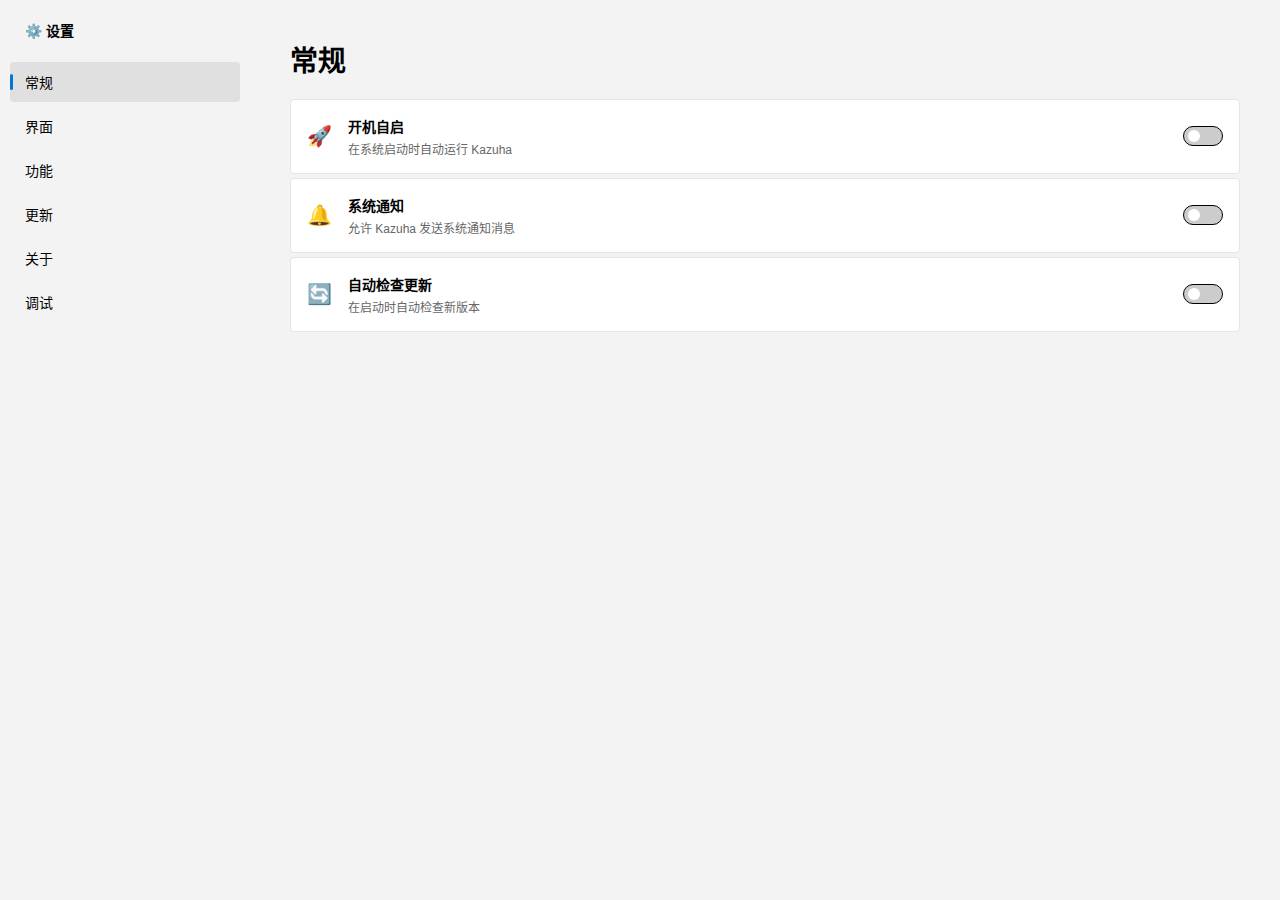
<file: ui/web/index.html>
<!DOCTYPE html>
<html lang="zh-CN">
<head>
    <meta charset="UTF-8">
    <meta name="viewport" content="width=device-width, initial-scale=1.0">
    <title>设置 - Kazuha</title>
    <link rel="stylesheet" href="style.css">
    <script src="qwebchannel.js"></script>
    <script src="app.js" defer></script>
</head>
<body>
    <div class="sidebar">
        <div class="sidebar-header">
            <span>⚙️ 设置</span>
        </div>
        <div class="nav-item active" data-page="general">
            <span>常规</span>
        </div>
        <div class="nav-item" data-page="interface">
            <span>界面</span>
        </div>
        <div class="nav-item" data-page="features">
            <span>功能</span>
        </div>
        <div class="nav-item" data-page="update">
            <span>更新</span>
        </div>
        <div class="nav-item" data-page="about">
            <span>关于</span>
        </div>
        <div class="nav-item" data-page="debug">
            <span>调试</span>
        </div>
    </div>

    <div class="main-content">
        <!-- General Page -->
        <div id="general" class="page active">
            <h1>常规</h1>
            <div class="setting-card">
                <div class="setting-header">
                    <div class="setting-icon">🚀</div>
                    <div class="setting-info">
                        <div class="setting-title">开机自启</div>
                        <div class="setting-desc">在系统启动时自动运行 Kazuha</div>
                    </div>
                </div>
                <label class="switch">
                    <input type="checkbox" id="enableStartUp">
                    <span class="slider"></span>
                </label>
            </div>
            <div class="setting-card">
                <div class="setting-header">
                    <div class="setting-icon">🔔</div>
                    <div class="setting-info">
                        <div class="setting-title">系统通知</div>
                        <div class="setting-desc">允许 Kazuha 发送系统通知消息</div>
                    </div>
                </div>
                <label class="switch">
                    <input type="checkbox" id="enableSystemNotification">
                    <span class="slider"></span>
                </label>
            </div>
            <div class="setting-card">
                <div class="setting-header">
                    <div class="setting-icon">🔄</div>
                    <div class="setting-info">
                        <div class="setting-title">自动检查更新</div>
                        <div class="setting-desc">在启动时自动检查新版本</div>
                    </div>
                </div>
                <label class="switch">
                    <input type="checkbox" id="checkUpdateOnStart">
                    <span class="slider"></span>
                </label>
            </div>
        </div>

        <!-- Interface Page -->
        <div id="interface" class="page">
            <h1>界面</h1>
            <div class="setting-card">
                <div class="setting-header">
                    <div class="setting-icon">🎨</div>
                    <div class="setting-info">
                        <div class="setting-title">应用主题</div>
                        <div class="setting-desc">调整应用的外观颜色模式</div>
                    </div>
                </div>
                <select id="themeModeIndex">
                    <option value="0">浅色</option>
                    <option value="1">深色</option>
                    <option value="2">跟随系统</option>
                </select>
            </div>
            <div class="setting-card">
                <div class="setting-header">
                    <div class="setting-icon">📏</div>
                    <div class="setting-info">
                        <div class="setting-title">屏幕边距</div>
                        <div class="setting-desc">调整所有组件距离屏幕边缘的距离</div>
                    </div>
                </div>
                <select id="screenPaddingIndex">
                    <option value="0">较小</option>
                    <option value="1">正常</option>
                    <option value="2">较大</option>
                </select>
            </div>
        </div>

        <!-- Features Page -->
        <div id="features" class="page">
            <h1>功能</h1>
            <div class="setting-card">
                <div class="setting-header">
                    <div class="setting-icon">⏱️</div>
                    <div class="setting-info">
                        <div class="setting-title">计时器位置</div>
                        <div class="setting-desc">调整计时器在屏幕上的显示位置</div>
                    </div>
                </div>
                <select id="timerPositionIndex">
                    <option value="0">居中</option>
                    <option value="1">左上角</option>
                    <option value="2">右上角</option>
                    <option value="3">左下角</option>
                    <option value="4">右下角</option>
                </select>
            </div>
            <div class="setting-card">
                <div class="setting-header">
                    <div class="setting-icon">📑</div>
                    <div class="setting-info">
                        <div class="setting-title">翻页组件位置</div>
                        <div class="setting-desc">调整翻页按钮在屏幕上的显示位置</div>
                    </div>
                </div>
                <select id="navPositionIndex">
                    <option value="0">底部两侧</option>
                    <option value="1">中部两侧</option>
                </select>
            </div>
            
            <div class="setting-group">
                <h3>悬浮时钟</h3>
                <div class="setting-card">
                    <div class="setting-header">
                        <div class="setting-icon">🕰️</div>
                        <div class="setting-info">
                            <div class="setting-title">启用悬浮时钟</div>
                            <div class="setting-desc">在屏幕上显示一个可自定义的悬浮时钟窗口</div>
                        </div>
                    </div>
                    <label class="switch">
                        <input type="checkbox" id="enableClock">
                        <span class="slider"></span>
                    </label>
                </div>
                <div class="setting-card">
                    <div class="setting-header">
                        <div class="setting-info">
                            <div class="setting-title">时钟位置</div>
                        </div>
                    </div>
                    <select id="clockPositionIndex">
                        <option value="0">左上角</option>
                        <option value="1">右上角</option>
                        <option value="2">左下角</option>
                        <option value="3">右下角</option>
                    </select>
                </div>
                <div class="setting-card">
                    <div class="setting-header">
                        <div class="setting-info">
                            <div class="setting-title">显示秒</div>
                        </div>
                    </div>
                    <label class="switch">
                        <input type="checkbox" id="clockShowSeconds">
                        <span class="slider"></span>
                    </label>
                </div>
                <div class="setting-card">
                    <div class="setting-header">
                        <div class="setting-info">
                            <div class="setting-title">显示日期</div>
                        </div>
                    </div>
                    <label class="switch">
                        <input type="checkbox" id="clockShowDate">
                        <span class="slider"></span>
                    </label>
                </div>
                <div class="setting-card">
                    <div class="setting-header">
                        <div class="setting-info">
                            <div class="setting-title">字体粗细</div>
                        </div>
                    </div>
                    <select id="clockFontWeightIndex">
                        <option value="0">Light</option>
                        <option value="1">Normal</option>
                        <option value="2">DemiBold</option>
                        <option value="3">Bold</option>
                    </select>
                </div>
            </div>
        </div>

        <!-- Update Page -->
        <div id="update" class="page">
            <h1>更新</h1>
            <div class="setting-card">
                <div class="setting-header">
                    <div class="setting-icon">⬇️</div>
                    <div class="setting-info">
                        <div class="setting-title" id="updateStatusTitle">检查更新</div>
                        <div class="setting-desc" id="updateLastCheckText">点击按钮检查更新</div>
                    </div>
                </div>
                <button class="primary" id="btnCheckUpdate">检查更新</button>
            </div>
            <div class="setting-card" style="align-items: flex-start; flex-direction: column;">
                <div class="setting-header" style="width: 100%; margin-bottom: 10px;">
                    <div class="setting-info">
                        <div class="setting-title">更新日志</div>
                    </div>
                </div>
                <pre id="updateLogs" style="background: #f0f0f0; padding: 10px; width: 100%; box-sizing: border-box; border-radius: 4px; overflow-x: auto; font-family: monospace; white-space: pre-wrap;"></pre>
            </div>
        </div>

        <!-- About Page -->
        <div id="about" class="page">
            <h1>关于</h1>
            <div class="setting-card" style="justify-content: center; flex-direction: column; text-align: center; padding: 40px;">
                <h2 style="margin: 0;">Kazuha</h2>
                <p style="color: var(--secondary-text); margin: 5px 0 20px 0;">Version <span id="versionText">...</span></p>
                <p>一个基于 Python 和 PySide6 开发的幻灯片演示增强工具。</p>
            </div>
            <div class="setting-card">
                <div class="setting-header">
                    <div class="setting-icon">👥</div>
                    <div class="setting-info">
                        <div class="setting-title">开发者</div>
                        <div class="setting-desc">了解背后的开发团队</div>
                    </div>
                </div>
                <button>查看详情</button>
            </div>
        </div>

        <!-- Debug Page -->
        <div id="debug" class="page">
            <h1>调试</h1>
            <div class="setting-card">
                <div class="setting-header">
                    <div class="setting-icon">🐞</div>
                    <div class="setting-info">
                        <div class="setting-title">WebEngine 测试</div>
                        <div class="setting-desc">如果看到这个页面，说明 Web 引擎工作正常</div>
                    </div>
                </div>
            </div>
        </div>

    </div>
</body>
</html>
</file>
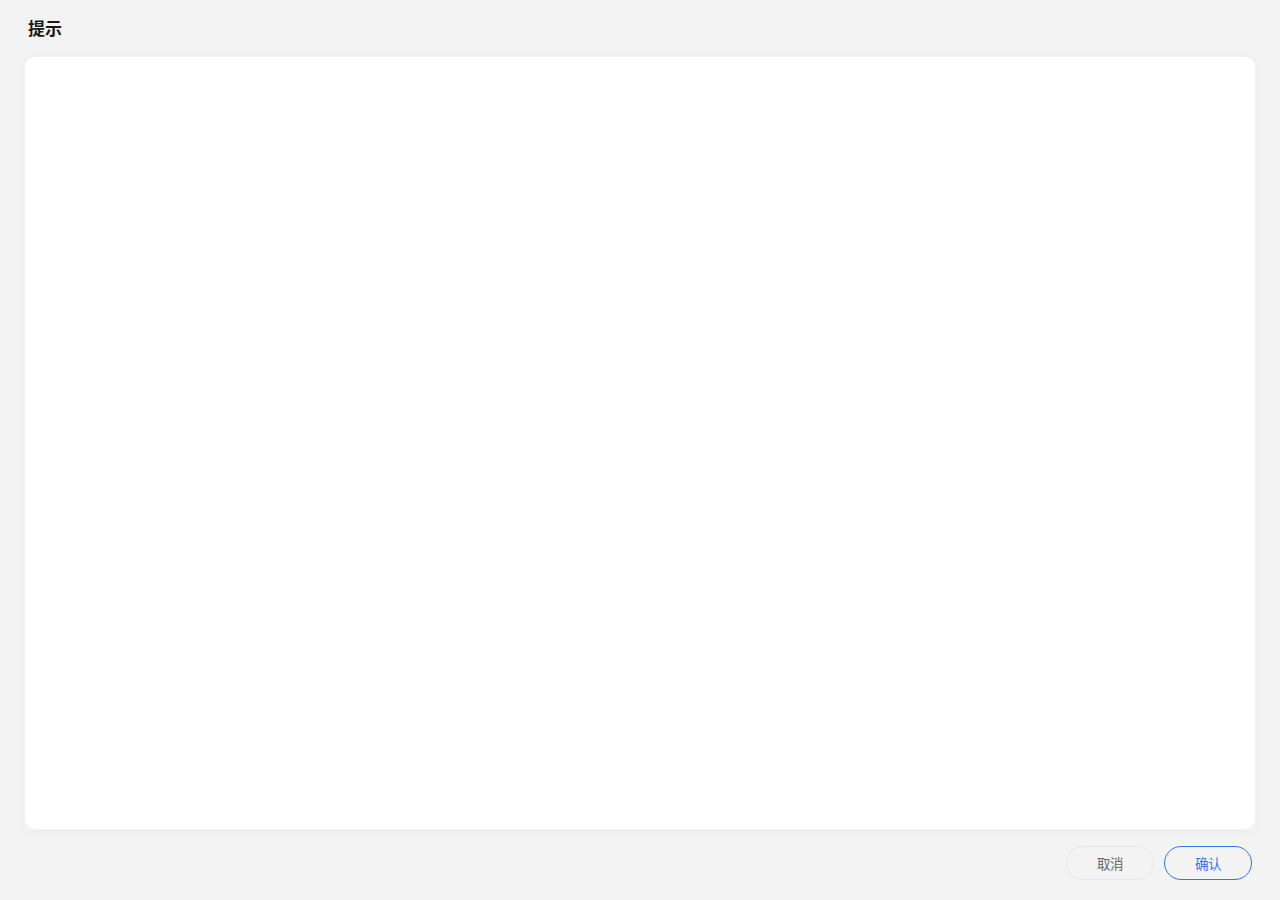
<file: ppt_assistant/ui/dialog.html>
<!DOCTYPE html>
<html lang="zh-CN">
<head>
  <meta charset="UTF-8">
  <meta name="viewport" content="width=device-width, initial-scale=1.0, user-scalable=no">
  <title>Dialog</title>
  <style>
    :root {
      --bg-body: #F3F3F3;
      --bg-app: #FFFFFF;
      --text-primary: #191919;
      --text-secondary: #666666;
      --accent-blue: #3275F5;
      --divider: rgba(0, 0, 0, 0.05);
      --card-bg: #F8F9FB;
      --btn-cancel-bg: #F5F5F5;
      --font-stack: "MiSans Latin", "HarmonyOS Sans SC", "Source Han Sans CN", "Noto Sans CJK SC", "Microsoft YaHei", system-ui, sans-serif;
    }

    [data-theme="dark"] {
      --bg-body: #121212;
      --bg-app: #1E1E1E;
      --text-primary: #E5E5E5;
      --text-secondary: #909090;
      --accent-blue: #4A85F6;
      --divider: rgba(255, 255, 255, 0.08);
      --card-bg: rgba(255, 255, 255, 0.05);
      --btn-cancel-bg: #2C2C2C;
    }

    * {
      box-sizing: border-box;
      margin: 0;
      padding: 0;
      user-select: none;
      -webkit-drag: none;
    }

    html, body {
      background: var(--bg-body) !important;
      margin: 0;
      padding: 0;
      width: 100%;
      height: 100%;
      overflow: hidden;
    }

    body {
      color: var(--text-primary);
      font-family: var(--font-stack);
      display: flex;
      align-items: center;
      justify-content: center;
      background: var(--bg-body) !important;
    }

    .dialog-window {
      background: var(--bg-body);
      width: 100%;
      height: 100%;
      display: flex;
      flex-direction: column;
      position: relative;
      overflow: hidden;
    }

    .drag-area {
      position: absolute;
      top: 0;
      left: 0;
      right: 0;
      height: 40px;
      -webkit-app-region: drag;
      z-index: 100;
    }

    .container {
      flex: 1;
      display: flex;
      flex-direction: column;
      padding: 16px 24px 20px 24px;
      gap: 16px;
      position: relative;
    }

    .title {
      font-size: 17px;
      font-weight: 600;
      line-height: 1.4;
      color: var(--text-primary);
      padding: 0 4px;
    }

    .content-container {
      flex: 1;
      overflow-y: auto;
      display: flex;
      flex-direction: column;
      gap: 12px;
      background: var(--bg-app);
      padding: 24px;
      border-radius: 12px;
      border: 1px solid var(--divider);
      box-shadow: 0 2px 12px rgba(0, 0, 0, 0.03);
    }

    [data-theme="dark"] .content-container {
      background: var(--bg-app);
      border: 1px solid rgba(255, 255, 255, 0.06);
      box-shadow: 0 4px 24px rgba(0, 0, 0, 0.15);
    }

    .text-content {
      font-size: 14.5px;
      line-height: 1.6;
      color: var(--text-primary);
      white-space: pre-wrap;
    }

    .error-card {
      font-family: 'Consolas', 'Monaco', 'Courier New', monospace;
      font-size: 12px;
      color: var(--text-secondary);
      white-space: pre-wrap;
      word-break: break-all;
      background: rgba(0, 0, 0, 0.02);
      padding: 12px;
      border-radius: 8px;
      max-height: 360px;
      overflow: auto;
    }

    [data-theme="dark"] .error-card {
      background: rgba(255, 255, 255, 0.03);
    }

    .footer {
      display: flex;
      justify-content: flex-end;
      gap: 10px;
      padding: 0 4px;
    }

    .btn {
      min-width: 88px;
      height: 34px;
      border-radius: 17px;
      border: none;
      font-size: 13.5px;
      font-weight: 500;
      cursor: pointer;
      transition: all 0.2s ease;
      display: flex;
      align-items: center;
      justify-content: center;
      outline: none;
    }

    .btn-cancel {
      background: transparent;
      color: var(--text-secondary);
      border: 1px solid var(--divider);
    }

    .btn-cancel:hover {
      background: rgba(0, 0, 0, 0.04);
      color: var(--text-primary);
    }

    [data-theme="dark"] .btn-cancel:hover {
      background: rgba(255, 255, 255, 0.06);
    }

    .btn-confirm {
      background: transparent;
      color: var(--accent-blue);
      border: 1px solid var(--accent-blue);
    }

    .btn-confirm:hover {
      background: var(--accent-blue);
      color: #FFFFFF;
    }

    .btn:active {
      transform: translateY(0);
      filter: brightness(0.9);
    }

    /* Scrollbar */
    ::-webkit-scrollbar {
      width: 6px;
    }
    ::-webkit-scrollbar-track {
      background: transparent;
    }
    ::-webkit-scrollbar-thumb {
      background: var(--divider);
      border-radius: 3px;
    }
    ::-webkit-scrollbar-thumb:hover {
      background: var(--text-secondary);
    }
  </style>
</head>
<body>
  <div class="dialog-window">
    <div class="drag-area"></div>
    <div class="container">
      <div id="title" class="title">提示</div>
      <div class="content-container">
        <div id="text-content" class="text-content"></div>
        <div id="error-card" class="error-card" style="display: none;"></div>
      </div>
      <div class="footer">
        <button id="btn-cancel" class="btn btn-cancel" onclick="onCancel()">取消</button>
        <button id="btn-confirm" class="btn btn-confirm" onclick="onConfirm()">确认</button>
      </div>
    </div>
  </div>

  <script>
    const titleEl = document.getElementById('title');
    const textEl = document.getElementById('text-content');
    const errorEl = document.getElementById('error-card');
    const btnCancel = document.getElementById('btn-cancel');
    const btnConfirm = document.getElementById('btn-confirm');

    const I18N = {
      "zh-CN": {
        "dialog.generic.ok": "确认",
        "dialog.generic.cancel": "取消",
        "dialog.crash.title": "程序崩溃了 (´；ω；`)",
        "dialog.crash.confirm": "关闭",
        "dialog.crash.cancel": "复制错误",
        "dialog.multiInstance.title": "检测到程序已在运行",
        "dialog.multiInstance.text": "检测到已有一个实例在运行。\n\n选择要执行的操作：",
        "dialog.multiInstance.confirm": "终止旧的并运行",
        "dialog.multiInstance.cancel": "同时退出",
        "testDialog.title": "测试对话框",
        "testDialog.confirm": "我知道了",
        "testDialog.cancel": "关闭"
      },
      "zh-TW": {
        "dialog.generic.ok": "確認",
        "dialog.generic.cancel": "取消",
        "dialog.crash.title": "程式崩潰了 (´；ω；`)",
        "dialog.crash.confirm": "關閉",
        "dialog.crash.cancel": "複製錯誤",
        "dialog.multiInstance.title": "檢測到程式已在執行",
        "dialog.multiInstance.text": "檢測到已有一個實例在執行。\n\n請選擇要執行的操作：",
        "dialog.multiInstance.confirm": "終止舊實例並啟動",
        "dialog.multiInstance.cancel": "同時退出",
        "testDialog.title": "測試對話框",
        "testDialog.confirm": "我知道了",
        "testDialog.cancel": "關閉"
      },
      "ja-JP": {
        "dialog.generic.ok": "確認",
        "dialog.generic.cancel": "キャンセル",
        "dialog.crash.title": "プログラムがクラッシュしました (´；ω；`)",
        "dialog.crash.confirm": "閉じる",
        "dialog.crash.cancel": "エラーをコピー",
        "dialog.multiInstance.title": "すでにプログラムが実行中です",
        "dialog.multiInstance.text": "既に別のインスタンスが実行されています。\n\n実行する操作を選択してください:",
        "dialog.multiInstance.confirm": "古いインスタンスを終了して起動",
        "dialog.multiInstance.cancel": "両方終了する",
        "testDialog.title": "テストダイアログ",
        "testDialog.confirm": "了解しました",
        "testDialog.cancel": "閉じる"
      },
      "en-US": {
        "dialog.generic.ok": "OK",
        "dialog.generic.cancel": "Cancel",
        "dialog.crash.title": "Application crashed (´；ω；`)",
        "dialog.crash.confirm": "Close",
        "dialog.crash.cancel": "Copy error",
        "dialog.multiInstance.title": "Another instance is already running",
        "dialog.multiInstance.text": "An existing instance is already running.\n\nChoose what to do:",
        "dialog.multiInstance.confirm": "Terminate old and run",
        "dialog.multiInstance.cancel": "Exit both",
        "testDialog.title": "Test dialog",
        "testDialog.confirm": "Got it",
        "testDialog.cancel": "Close"
      }
    };

    let currentLanguage = "zh-CN";
    if (window.initialSettings && window.initialSettings.General && window.initialSettings.General.Language) {
      currentLanguage = window.initialSettings.General.Language;
    }

    function getText(key) {
      const langPack = I18N[currentLanguage] || I18N["zh-CN"];
      if (langPack && key in langPack) return langPack[key];
      const fallback = I18N["zh-CN"];
      if (fallback && key in fallback) return fallback[key];
      return "";
    }

    function applyLanguageFont() {
      const isSpecial = currentLanguage === "zh-TW" || currentLanguage === "ja-JP";
      const fontStack = isSpecial
        ? "\"MiSans Latin\", \"Yu Gothic UI\", system-ui, sans-serif"
        : "\"MiSans Latin\", \"HarmonyOS Sans SC\", \"Source Han Sans CN\", \"Noto Sans CJK SC\", \"Microsoft YaHei\", system-ui, sans-serif";
      document.documentElement.style.setProperty("--font-stack", fontStack);
      document.documentElement.lang = currentLanguage;
    }

    function init(data) {
      applyLanguageFont();

      const isCrash = !!data.isError;
      const isMulti = data.code === "multi_instance";
      const isTest = data.code === "test_dialog";

      if (!data.title) {
        if (isCrash) {
          data.title = getText("dialog.crash.title") || "程序崩溃了 (´；ω；`) ";
        } else if (isMulti) {
          data.title = getText("dialog.multiInstance.title") || "检测到程序已在运行";
        } else if (isTest) {
          data.title = getText("testDialog.title") || "测试对话框";
        }
      }

      if (!data.text) {
        if (isMulti) {
          data.text = getText("dialog.multiInstance.text");
        }
      }

      if (!data.confirmText) {
        if (isCrash) {
          data.confirmText = getText("dialog.crash.confirm") || getText("dialog.generic.ok");
        } else if (isMulti) {
          data.confirmText = getText("dialog.multiInstance.confirm") || getText("dialog.generic.ok");
        } else if (isTest) {
          data.confirmText = getText("testDialog.confirm") || getText("dialog.generic.ok");
        } else {
          data.confirmText = getText("dialog.generic.ok") || "确认";
        }
      }

      if (!data.cancelText && !data.hideCancel) {
        if (isCrash) {
          data.cancelText = getText("dialog.crash.cancel") || getText("dialog.generic.cancel");
        } else if (isMulti) {
          data.cancelText = getText("dialog.multiInstance.cancel") || getText("dialog.generic.cancel");
        } else if (isTest) {
          data.cancelText = getText("testDialog.cancel") || getText("dialog.generic.cancel");
        } else {
          data.cancelText = getText("dialog.generic.cancel") || "取消";
        }
      }

      if (data.title) titleEl.innerText = data.title;
      if (data.text) textEl.innerText = data.text;
      if (data.isError) {
        errorEl.innerText = data.text;
        errorEl.style.display = 'block';
        textEl.style.display = 'none';
      }
      if (data.confirmText) btnConfirm.innerText = data.confirmText;
      if (data.cancelText) btnCancel.innerText = data.cancelText;
      if (data.hideCancel) btnCancel.style.display = 'none';
      
      let mode = data.theme || 'light';
      if (mode === 'auto') {
        mode = window.matchMedia('(prefers-color-scheme: dark)').matches ? 'dark' : 'light';
      }
      const isDark = mode === 'dark';
      document.documentElement.setAttribute('data-theme', isDark ? 'dark' : 'light');
      const accent = isDark ? '#E1EBFF' : '#3275F5';
      document.documentElement.style.setProperty('--accent-blue', accent);
    }

    function onConfirm() {
      if (window.pywebview && window.pywebview.api) {
        window.pywebview.api.on_confirm();
      }
    }

    function onCancel() {
      if (window.pywebview && window.pywebview.api) {
        window.pywebview.api.on_cancel();
      }
    }

    function updateTheme(mode) {
      let theme = mode || 'light';
      if (theme === 'auto') {
        theme = window.matchMedia('(prefers-color-scheme: dark)').matches ? 'dark' : 'light';
      }
      const isDark = theme === 'dark';
      document.documentElement.setAttribute('data-theme', isDark ? 'dark' : 'light');
      const accent = isDark ? '#E1EBFF' : '#3275F5';
      document.documentElement.style.setProperty('--accent-blue', accent);
    }

    function updateAccentColor() {}

    window.addEventListener('pywebviewready', () => {
      if (window.pywebview && window.pywebview.api && window.pywebview.api.get_dialog_data) {
        window.pywebview.api.get_dialog_data().then(init);
      }
    });
  </script>
</body>
</html>
</file>
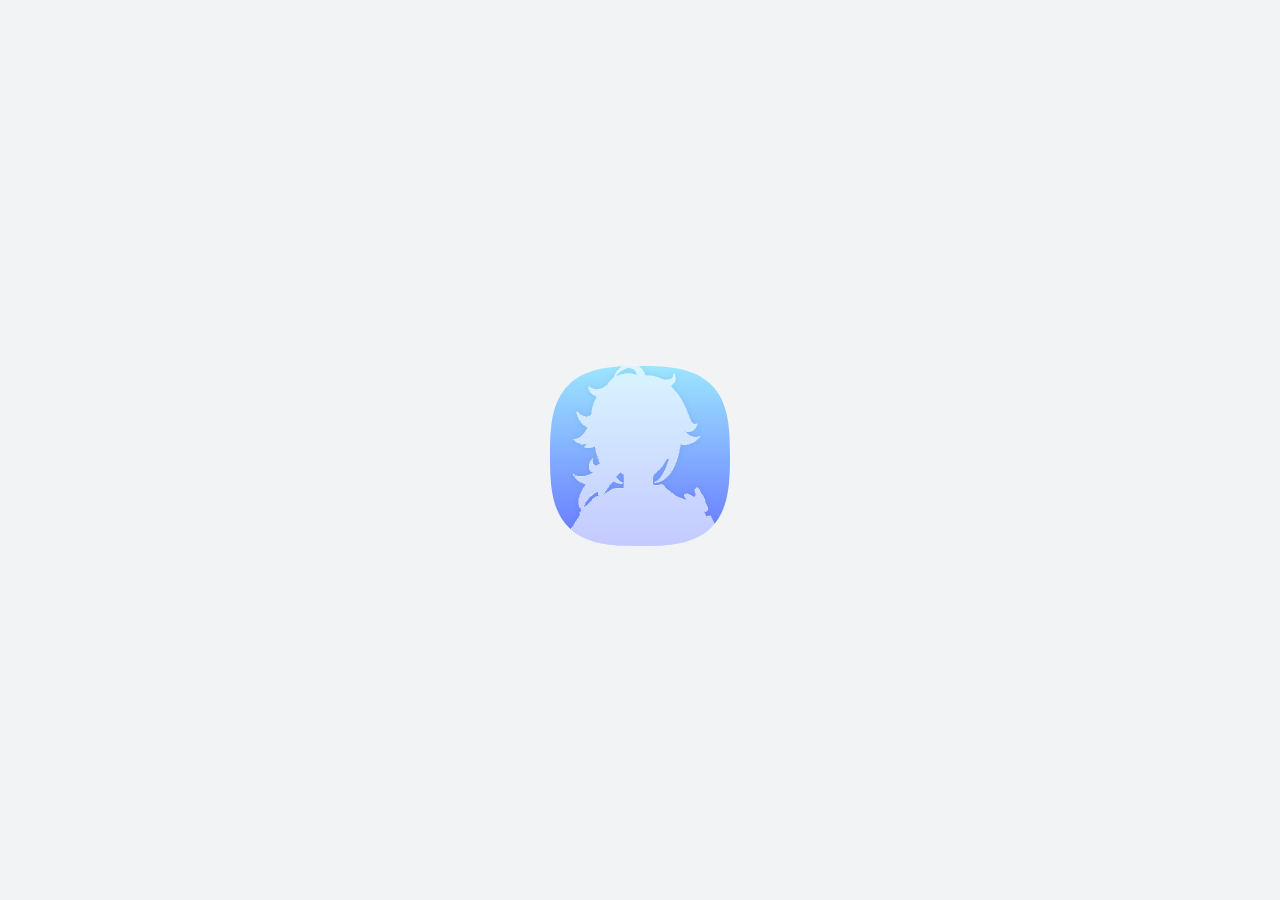
<file: plugins/builtins/onboarding/onboarding.html>
<!DOCTYPE html>
<html lang="zh-CN">
<head>
  <meta charset="UTF-8">
  <meta name="viewport" content="width=device-width, initial-scale=1.0, user-scalable=no">
  <title>Welcome to Kazuha</title>
  <style>
    :root,
    .theme-preview-root[data-theme-id="default"][data-theme-variant="light"] {
      --bg-app: #f2f3f5;
      --bg-surface: #ffffff;
      --bg-color: #ffffff;
      --sidebar-bg: #ffffff;
      --border-color: rgba(0, 0, 0, 0.08);
      --text-primary: #1a1c1e;
      --text-secondary: #5e6368;
      --accent-blue: #3275F5;
      --divider: rgba(0, 0, 0, 0.08);
      --card-bg: rgba(0, 0, 0, 0.03);
      --card-border: rgba(0, 0, 0, 0.02);
      --item-hover: rgba(0, 0, 0, 0.05);
      --shadow-color: rgba(0, 0, 0, 0.06);
      --shadow-main: 0 4px 12px var(--shadow-color);
      --logo-glow: rgba(50, 117, 245, 0.1);
      --hyperos-g1: #e0f2fe;
      --hyperos-g2: #fef9c3;
      --hyperos-g3: #fce7f3;
      --hyperos-g4: #d1fae5;
      --hyperos-g5: #ffffff;
      --font-stack: "MiSans Latin", "HarmonyOS Sans SC", "SF Pro", "苹方-简", "PingFang SC", "Segoe UI", "Microsoft YaHei", system-ui, -apple-system, sans-serif;
      --overlay-toolbar-bg: #FFFFFF;
      --overlay-toolbar-border: rgba(0, 0, 0, 0.08);
      --overlay-toolbar-line: rgba(0, 0, 0, 0.08);
      --overlay-toolbar-shadow: rgba(0, 0, 0, 0.15);
      --overlay-toolbar-fg: #191919;
      --overlay-button-hover: rgba(0, 0, 0, 0.06);
      --overlay-button-active: rgba(0, 0, 0, 0.12);
      --overlay-status-bg: rgba(0, 0, 0, 0.25);
      --overlay-status-fg: #FFFFFF;
      --overlay-status-sep: rgba(255, 255, 255, 0.3);
      --overlay-popup-bg: #FFFFFF;
      --overlay-popup-border: rgba(0, 0, 0, 0.12);
      --overlay-popup-fg: #191919;
      --overlay-page-bg: #FFFFFF;
      --overlay-page-border: rgba(0, 0, 0, 0.08);
      --overlay-page-fg: #191919;
      --overlay-page-hint: rgba(0, 0, 0, 0.5);
      --overlay-page-hover: rgba(0, 0, 0, 0.05);
      --overlay-page-shadow: rgba(0, 0, 0, 0.15);
      --overlay-reload-mask: rgba(0, 0, 0, 0.43);
      --overlay-reload-card: rgba(30, 30, 30, 0.86);
      --overlay-reload-text: rgba(255, 255, 255, 0.92);
      --overlay-dev-watermark: rgba(255, 255, 255, 0.47);
    }

    :root[data-theme-id="default"][data-theme-variant="dark"],
    .theme-preview-root[data-theme-id="default"][data-theme-variant="dark"] {
      --bg-app: #121212;
      --bg-surface: #1E1E1E;
      --bg-color: #1E1E1E;
      --sidebar-bg: #1E1E1E;
      --border-color: rgba(255, 255, 255, 0.08);
      --text-primary: #E5E5E5;
      --text-secondary: #909090;
      --accent-blue: #4A85F6;
      --divider: rgba(255, 255, 255, 0.08);
      --card-bg: rgba(255, 255, 255, 0.03);
      --card-border: rgba(255, 255, 255, 0.02);
      --item-hover: rgba(255, 255, 255, 0.05);
      --shadow-color: rgba(0, 0, 0, 0.3);
      --shadow-main: 0 8px 32px var(--shadow-color);
      --logo-glow: rgba(255, 255, 255, 0.15);
      --hyperos-g1: #1e293b;
      --hyperos-g2: #334155;
      --hyperos-g3: #1e1b4b;
      --hyperos-g4: #064e3b;
      --hyperos-g5: #0f172a;
      --overlay-toolbar-bg: #202020;
      --overlay-toolbar-border: rgba(255, 255, 255, 0.08);
      --overlay-toolbar-line: rgba(255, 255, 255, 0.15);
      --overlay-toolbar-shadow: rgba(0, 0, 0, 0.31);
      --overlay-toolbar-fg: #FFFFFF;
      --overlay-button-hover: rgba(255, 255, 255, 0.08);
      --overlay-button-active: rgba(255, 255, 255, 0.15);
      --overlay-status-bg: rgba(0, 0, 0, 0.25);
      --overlay-status-fg: #FFFFFF;
      --overlay-status-sep: rgba(255, 255, 255, 0.3);
      --overlay-popup-bg: #202020;
      --overlay-popup-border: rgba(255, 255, 255, 0.18);
      --overlay-popup-fg: #FFFFFF;
      --overlay-page-bg: #202020;
      --overlay-page-border: rgba(255, 255, 255, 0.08);
      --overlay-page-fg: #FFFFFF;
      --overlay-page-hint: rgba(255, 255, 255, 0.6);
      --overlay-page-hover: rgba(255, 255, 255, 0.08);
      --overlay-page-shadow: rgba(0, 0, 0, 0.31);
      --overlay-reload-mask: rgba(0, 0, 0, 0.43);
      --overlay-reload-card: rgba(30, 30, 30, 0.86);
      --overlay-reload-text: rgba(255, 255, 255, 0.92);
      --overlay-dev-watermark: rgba(255, 255, 255, 0.47);
    }

    :root[data-theme-id="material-you"][data-theme-variant="light"],
    .theme-preview-root[data-theme-id="material-you"][data-theme-variant="light"] {
      --bg-app: #F6F0FF;
      --bg-surface: #FFF7FF;
      --bg-color: #FFF7FF;
      --sidebar-bg: #FFF7FF;
      --border-color: rgba(42, 26, 61, 0.1);
      --text-primary: #2B153E;
      --text-secondary: #5F4B74;
      --accent-blue: #7A3BDB;
      --divider: rgba(42, 26, 61, 0.1);
      --card-bg: rgba(122, 59, 219, 0.1);
      --card-border: rgba(122, 59, 219, 0.2);
      --item-hover: rgba(122, 59, 219, 0.14);
      --shadow-color: rgba(122, 59, 219, 0.18);
      --shadow-main: 0 6px 22px var(--shadow-color);
      --logo-glow: rgba(122, 59, 219, 0.24);
      --hyperos-g1: #F6F0FF;
      --hyperos-g2: #EAD9FF;
      --hyperos-g3: #F1E6FF;
      --hyperos-g4: #C9A7FF;
      --hyperos-g5: #FFF7FF;
      --overlay-toolbar-bg: #FFF7FF;
      --overlay-toolbar-border: rgba(42, 26, 61, 0.1);
      --overlay-toolbar-line: rgba(42, 26, 61, 0.1);
      --overlay-toolbar-shadow: rgba(42, 26, 61, 0.2);
      --overlay-toolbar-fg: #2B153E;
      --overlay-button-hover: rgba(122, 59, 219, 0.14);
      --overlay-button-active: rgba(122, 59, 219, 0.22);
      --overlay-status-bg: rgba(35, 20, 50, 0.28);
      --overlay-status-fg: #FFFFFF;
      --overlay-status-sep: rgba(255, 255, 255, 0.32);
      --overlay-popup-bg: #FFF7FF;
      --overlay-popup-border: rgba(42, 26, 61, 0.14);
      --overlay-popup-fg: #2B153E;
      --overlay-page-bg: #FFF7FF;
      --overlay-page-border: rgba(42, 26, 61, 0.14);
      --overlay-page-fg: #2B153E;
      --overlay-page-hint: rgba(43, 21, 62, 0.55);
      --overlay-page-hover: rgba(122, 59, 219, 0.14);
      --overlay-page-shadow: rgba(42, 26, 61, 0.2);
      --overlay-reload-mask: rgba(36, 22, 54, 0.48);
      --overlay-reload-card: rgba(52, 32, 78, 0.9);
      --overlay-reload-text: rgba(255, 255, 255, 0.94);
      --overlay-dev-watermark: rgba(255, 255, 255, 0.47);
    }

    :root[data-theme-id="material-you"][data-theme-variant="dark"],
    .theme-preview-root[data-theme-id="material-you"][data-theme-variant="dark"] {
      --bg-app: #1C1329;
      --bg-surface: #2A1D3B;
      --bg-color: #2A1D3B;
      --sidebar-bg: #2A1D3B;
      --border-color: rgba(226, 210, 255, 0.14);
      --text-primary: #F0E7FF;
      --text-secondary: #D2C2EA;
      --accent-blue: #CDA7FF;
      --divider: rgba(226, 210, 255, 0.14);
      --card-bg: rgba(205, 167, 255, 0.18);
      --card-border: rgba(205, 167, 255, 0.28);
      --item-hover: rgba(205, 167, 255, 0.22);
      --shadow-color: rgba(0, 0, 0, 0.5);
      --shadow-main: 0 12px 34px var(--shadow-color);
      --logo-glow: rgba(205, 167, 255, 0.28);
      --hyperos-g1: #1C1329;
      --hyperos-g2: #2A1D3B;
      --hyperos-g3: #3B2A55;
      --hyperos-g4: #4A366A;
      --hyperos-g5: #2A1D3B;
      --overlay-toolbar-bg: #2A1D3B;
      --overlay-toolbar-border: rgba(226, 210, 255, 0.16);
      --overlay-toolbar-line: rgba(226, 210, 255, 0.2);
      --overlay-toolbar-shadow: rgba(0, 0, 0, 0.38);
      --overlay-toolbar-fg: #F0E7FF;
      --overlay-button-hover: rgba(205, 167, 255, 0.22);
      --overlay-button-active: rgba(205, 167, 255, 0.3);
      --overlay-status-bg: rgba(0, 0, 0, 0.3);
      --overlay-status-fg: #FFFFFF;
      --overlay-status-sep: rgba(255, 255, 255, 0.32);
      --overlay-popup-bg: #2A1D3B;
      --overlay-popup-border: rgba(226, 210, 255, 0.24);
      --overlay-popup-fg: #F0E7FF;
      --overlay-page-bg: #2A1D3B;
      --overlay-page-border: rgba(226, 210, 255, 0.18);
      --overlay-page-fg: #F0E7FF;
      --overlay-page-hint: rgba(226, 210, 255, 0.68);
      --overlay-page-hover: rgba(205, 167, 255, 0.22);
      --overlay-page-shadow: rgba(0, 0, 0, 0.38);
      --overlay-reload-mask: rgba(0, 0, 0, 0.48);
      --overlay-reload-card: rgba(49, 31, 74, 0.92);
      --overlay-reload-text: rgba(255, 255, 255, 0.94);
      --overlay-dev-watermark: rgba(255, 255, 255, 0.47);
    }

    :root[data-theme-id="red-sunrise"][data-theme-variant="light"],
    .theme-preview-root[data-theme-id="red-sunrise"][data-theme-variant="light"] {
      --bg-app: #FFF5F3;
      --bg-surface: #FFFFFF;
      --bg-color: #FFFFFF;
      --sidebar-bg: #FFFFFF;
      --border-color: rgba(97, 20, 18, 0.12);
      --text-primary: #3A0B0B;
      --text-secondary: #7A3C35;
      --accent-blue: #E5523C;
      --divider: rgba(97, 20, 18, 0.12);
      --card-bg: rgba(229, 82, 60, 0.1);
      --card-border: rgba(229, 82, 60, 0.2);
      --item-hover: rgba(229, 82, 60, 0.14);
      --shadow-color: rgba(229, 82, 60, 0.18);
      --shadow-main: 0 6px 22px var(--shadow-color);
      --logo-glow: rgba(229, 82, 60, 0.22);
      --hyperos-g1: #FFF1EC;
      --hyperos-g2: #FFD6C8;
      --hyperos-g3: #FFE7DB;
      --hyperos-g4: #FFB8A4;
      --hyperos-g5: #FFFFFF;
      --overlay-toolbar-bg: #FFF7F4;
      --overlay-toolbar-border: rgba(97, 20, 18, 0.12);
      --overlay-toolbar-line: rgba(97, 20, 18, 0.12);
      --overlay-toolbar-shadow: rgba(97, 20, 18, 0.2);
      --overlay-toolbar-fg: #3A0B0B;
      --overlay-button-hover: rgba(229, 82, 60, 0.14);
      --overlay-button-active: rgba(229, 82, 60, 0.22);
      --overlay-status-bg: rgba(56, 18, 12, 0.28);
      --overlay-status-fg: #FFFFFF;
      --overlay-status-sep: rgba(255, 255, 255, 0.32);
      --overlay-popup-bg: #FFF7F4;
      --overlay-popup-border: rgba(97, 20, 18, 0.14);
      --overlay-popup-fg: #3A0B0B;
      --overlay-page-bg: #FFF7F4;
      --overlay-page-border: rgba(97, 20, 18, 0.14);
      --overlay-page-fg: #3A0B0B;
      --overlay-page-hint: rgba(58, 11, 11, 0.55);
      --overlay-page-hover: rgba(229, 82, 60, 0.14);
      --overlay-page-shadow: rgba(97, 20, 18, 0.2);
      --overlay-reload-mask: rgba(54, 18, 12, 0.48);
      --overlay-reload-card: rgba(64, 26, 20, 0.9);
      --overlay-reload-text: rgba(255, 255, 255, 0.94);
      --overlay-dev-watermark: rgba(255, 255, 255, 0.47);
    }

    :root[data-theme-id="red-sunrise"][data-theme-variant="dark"],
    .theme-preview-root[data-theme-id="red-sunrise"][data-theme-variant="dark"] {
      --bg-app: #1A0B0A;
      --bg-surface: #2B1512;
      --bg-color: #2B1512;
      --sidebar-bg: #2B1512;
      --border-color: rgba(255, 210, 200, 0.14);
      --text-primary: #FFEDE8;
      --text-secondary: #F1BEB3;
      --accent-blue: #FF907B;
      --divider: rgba(255, 210, 200, 0.14);
      --card-bg: rgba(255, 144, 123, 0.18);
      --card-border: rgba(255, 144, 123, 0.28);
      --item-hover: rgba(255, 144, 123, 0.22);
      --shadow-color: rgba(0, 0, 0, 0.5);
      --shadow-main: 0 12px 34px var(--shadow-color);
      --logo-glow: rgba(255, 144, 123, 0.28);
      --hyperos-g1: #1A0B0A;
      --hyperos-g2: #2B1512;
      --hyperos-g3: #3C1D18;
      --hyperos-g4: #4D241E;
      --hyperos-g5: #2B1512;
      --overlay-toolbar-bg: #2B1512;
      --overlay-toolbar-border: rgba(255, 210, 200, 0.18);
      --overlay-toolbar-line: rgba(255, 210, 200, 0.22);
      --overlay-toolbar-shadow: rgba(0, 0, 0, 0.38);
      --overlay-toolbar-fg: #FFEDE8;
      --overlay-button-hover: rgba(255, 144, 123, 0.22);
      --overlay-button-active: rgba(255, 144, 123, 0.3);
      --overlay-status-bg: rgba(0, 0, 0, 0.3);
      --overlay-status-fg: #FFFFFF;
      --overlay-status-sep: rgba(255, 255, 255, 0.32);
      --overlay-popup-bg: #2B1512;
      --overlay-popup-border: rgba(255, 210, 200, 0.24);
      --overlay-popup-fg: #FFEDE8;
      --overlay-page-bg: #2B1512;
      --overlay-page-border: rgba(255, 210, 200, 0.2);
      --overlay-page-fg: #FFEDE8;
      --overlay-page-hint: rgba(255, 210, 200, 0.68);
      --overlay-page-hover: rgba(255, 144, 123, 0.22);
      --overlay-page-shadow: rgba(0, 0, 0, 0.38);
      --overlay-reload-mask: rgba(0, 0, 0, 0.48);
      --overlay-reload-card: rgba(51, 22, 18, 0.92);
      --overlay-reload-text: rgba(255, 255, 255, 0.94);
      --overlay-dev-watermark: rgba(255, 255, 255, 0.47);
    }

    :root[data-theme-id="emptiness-color"][data-theme-variant="light"],
    .theme-preview-root[data-theme-id="emptiness-color"][data-theme-variant="light"] {
      --bg-app: #F5F6F8;
      --bg-surface: #FFFFFF;
      --bg-color: #FFFFFF;
      --sidebar-bg: #FFFFFF;
      --border-color: rgba(27, 31, 35, 0.08);
      --text-primary: #1B1F23;
      --text-secondary: #5B636B;
      --accent-blue: #6B7280;
      --divider: rgba(27, 31, 35, 0.08);
      --card-bg: rgba(27, 31, 35, 0.03);
      --card-border: rgba(27, 31, 35, 0.06);
      --item-hover: rgba(27, 31, 35, 0.06);
      --shadow-color: rgba(27, 31, 35, 0.08);
      --shadow-main: 0 4px 12px var(--shadow-color);
      --logo-glow: rgba(27, 31, 35, 0.08);
      --hyperos-g1: #F3F4F6;
      --hyperos-g2: #E5E7EB;
      --hyperos-g3: #F9FAFB;
      --hyperos-g4: #D1D5DB;
      --hyperos-g5: #FFFFFF;
      --overlay-toolbar-bg: #FFFFFF;
      --overlay-toolbar-border: rgba(27, 31, 35, 0.08);
      --overlay-toolbar-line: rgba(27, 31, 35, 0.08);
      --overlay-toolbar-shadow: rgba(27, 31, 35, 0.16);
      --overlay-toolbar-fg: #1B1F23;
      --overlay-button-hover: rgba(27, 31, 35, 0.06);
      --overlay-button-active: rgba(27, 31, 35, 0.12);
      --overlay-status-bg: rgba(27, 31, 35, 0.26);
      --overlay-status-fg: #FFFFFF;
      --overlay-status-sep: rgba(255, 255, 255, 0.32);
      --overlay-popup-bg: #FFFFFF;
      --overlay-popup-border: rgba(27, 31, 35, 0.12);
      --overlay-popup-fg: #1B1F23;
      --overlay-page-bg: #FFFFFF;
      --overlay-page-border: rgba(27, 31, 35, 0.12);
      --overlay-page-fg: #1B1F23;
      --overlay-page-hint: rgba(27, 31, 35, 0.5);
      --overlay-page-hover: rgba(27, 31, 35, 0.06);
      --overlay-page-shadow: rgba(27, 31, 35, 0.16);
      --overlay-reload-mask: rgba(27, 31, 35, 0.43);
      --overlay-reload-card: rgba(30, 30, 30, 0.86);
      --overlay-reload-text: rgba(255, 255, 255, 0.92);
      --overlay-dev-watermark: rgba(255, 255, 255, 0.47);
    }

    :root[data-theme-id="emptiness-color"][data-theme-variant="dark"],
    .theme-preview-root[data-theme-id="emptiness-color"][data-theme-variant="dark"] {
      --bg-app: #101113;
      --bg-surface: #1B1C1F;
      --bg-color: #1B1C1F;
      --sidebar-bg: #1B1C1F;
      --border-color: rgba(230, 233, 238, 0.12);
      --text-primary: #F1F3F5;
      --text-secondary: #C3C7CC;
      --accent-blue: #A1A6AD;
      --divider: rgba(230, 233, 238, 0.12);
      --card-bg: rgba(161, 166, 173, 0.14);
      --card-border: rgba(161, 166, 173, 0.22);
      --item-hover: rgba(161, 166, 173, 0.2);
      --shadow-color: rgba(0, 0, 0, 0.4);
      --shadow-main: 0 10px 30px var(--shadow-color);
      --logo-glow: rgba(161, 166, 173, 0.2);
      --hyperos-g1: #101113;
      --hyperos-g2: #1B1C1F;
      --hyperos-g3: #23252A;
      --hyperos-g4: #2C2F36;
      --hyperos-g5: #1B1C1F;
      --overlay-toolbar-bg: #1B1C1F;
      --overlay-toolbar-border: rgba(230, 233, 238, 0.16);
      --overlay-toolbar-line: rgba(230, 233, 238, 0.2);
      --overlay-toolbar-shadow: rgba(0, 0, 0, 0.32);
      --overlay-toolbar-fg: #F1F3F5;
      --overlay-button-hover: rgba(161, 166, 173, 0.2);
      --overlay-button-active: rgba(161, 166, 173, 0.28);
      --overlay-status-bg: rgba(0, 0, 0, 0.28);
      --overlay-status-fg: #FFFFFF;
      --overlay-status-sep: rgba(255, 255, 255, 0.32);
      --overlay-popup-bg: #1B1C1F;
      --overlay-popup-border: rgba(230, 233, 238, 0.2);
      --overlay-popup-fg: #F1F3F5;
      --overlay-page-bg: #1B1C1F;
      --overlay-page-border: rgba(230, 233, 238, 0.18);
      --overlay-page-fg: #F1F3F5;
      --overlay-page-hint: rgba(230, 233, 238, 0.62);
      --overlay-page-hover: rgba(161, 166, 173, 0.2);
      --overlay-page-shadow: rgba(0, 0, 0, 0.32);
      --overlay-reload-mask: rgba(0, 0, 0, 0.46);
      --overlay-reload-card: rgba(26, 27, 30, 0.9);
      --overlay-reload-text: rgba(255, 255, 255, 0.94);
      --overlay-dev-watermark: rgba(255, 255, 255, 0.47);
    }

    :root[data-theme-id="mung-bean"][data-theme-variant="light"],
    .theme-preview-root[data-theme-id="mung-bean"][data-theme-variant="light"] {
      --bg-app: #F3FFF7;
      --bg-surface: #FFFFFF;
      --bg-color: #FFFFFF;
      --sidebar-bg: #FFFFFF;
      --border-color: rgba(18, 63, 44, 0.1);
      --text-primary: #0F3D2A;
      --text-secondary: #3F6B57;
      --accent-blue: #45B97C;
      --divider: rgba(18, 63, 44, 0.1);
      --card-bg: rgba(69, 185, 124, 0.1);
      --card-border: rgba(69, 185, 124, 0.2);
      --item-hover: rgba(69, 185, 124, 0.14);
      --shadow-color: rgba(69, 185, 124, 0.18);
      --shadow-main: 0 6px 22px var(--shadow-color);
      --logo-glow: rgba(69, 185, 124, 0.22);
      --hyperos-g1: #ECFFF4;
      --hyperos-g2: #CFF5DF;
      --hyperos-g3: #E4FFF0;
      --hyperos-g4: #B5EBCB;
      --hyperos-g5: #FFFFFF;
      --overlay-toolbar-bg: #FFFFFF;
      --overlay-toolbar-border: rgba(18, 63, 44, 0.1);
      --overlay-toolbar-line: rgba(18, 63, 44, 0.1);
      --overlay-toolbar-shadow: rgba(18, 63, 44, 0.2);
      --overlay-toolbar-fg: #0F3D2A;
      --overlay-button-hover: rgba(69, 185, 124, 0.14);
      --overlay-button-active: rgba(69, 185, 124, 0.22);
      --overlay-status-bg: rgba(16, 50, 35, 0.28);
      --overlay-status-fg: #FFFFFF;
      --overlay-status-sep: rgba(255, 255, 255, 0.32);
      --overlay-popup-bg: #FFFFFF;
      --overlay-popup-border: rgba(18, 63, 44, 0.14);
      --overlay-popup-fg: #0F3D2A;
      --overlay-page-bg: #FFFFFF;
      --overlay-page-border: rgba(18, 63, 44, 0.14);
      --overlay-page-fg: #0F3D2A;
      --overlay-page-hint: rgba(15, 61, 42, 0.52);
      --overlay-page-hover: rgba(69, 185, 124, 0.14);
      --overlay-page-shadow: rgba(18, 63, 44, 0.2);
      --overlay-reload-mask: rgba(16, 50, 35, 0.48);
      --overlay-reload-card: rgba(28, 58, 45, 0.9);
      --overlay-reload-text: rgba(255, 255, 255, 0.94);
      --overlay-dev-watermark: rgba(255, 255, 255, 0.47);
    }

    :root[data-theme-id="mung-bean"][data-theme-variant="dark"],
    .theme-preview-root[data-theme-id="mung-bean"][data-theme-variant="dark"] {
      --bg-app: #0D1A14;
      --bg-surface: #16231C;
      --bg-color: #16231C;
      --sidebar-bg: #16231C;
      --border-color: rgba(199, 240, 219, 0.14);
      --text-primary: #E7FFF1;
      --text-secondary: #B7E6CD;
      --accent-blue: #7FE3B1;
      --divider: rgba(199, 240, 219, 0.14);
      --card-bg: rgba(127, 227, 177, 0.18);
      --card-border: rgba(127, 227, 177, 0.28);
      --item-hover: rgba(127, 227, 177, 0.22);
      --shadow-color: rgba(0, 0, 0, 0.5);
      --shadow-main: 0 12px 34px var(--shadow-color);
      --logo-glow: rgba(127, 227, 177, 0.26);
      --hyperos-g1: #0D1A14;
      --hyperos-g2: #16231C;
      --hyperos-g3: #1C2E25;
      --hyperos-g4: #24392F;
      --hyperos-g5: #16231C;
      --overlay-toolbar-bg: #16231C;
      --overlay-toolbar-border: rgba(199, 240, 219, 0.18);
      --overlay-toolbar-line: rgba(199, 240, 219, 0.22);
      --overlay-toolbar-shadow: rgba(0, 0, 0, 0.36);
      --overlay-toolbar-fg: #E7FFF1;
      --overlay-button-hover: rgba(127, 227, 177, 0.22);
      --overlay-button-active: rgba(127, 227, 177, 0.3);
      --overlay-status-bg: rgba(0, 0, 0, 0.3);
      --overlay-status-fg: #FFFFFF;
      --overlay-status-sep: rgba(255, 255, 255, 0.32);
      --overlay-popup-bg: #16231C;
      --overlay-popup-border: rgba(199, 240, 219, 0.24);
      --overlay-popup-fg: #E7FFF1;
      --overlay-page-bg: #16231C;
      --overlay-page-border: rgba(199, 240, 219, 0.2);
      --overlay-page-fg: #E7FFF1;
      --overlay-page-hint: rgba(199, 240, 219, 0.68);
      --overlay-page-hover: rgba(127, 227, 177, 0.22);
      --overlay-page-shadow: rgba(0, 0, 0, 0.36);
      --overlay-reload-mask: rgba(0, 0, 0, 0.48);
      --overlay-reload-card: rgba(21, 40, 32, 0.92);
      --overlay-reload-text: rgba(255, 255, 255, 0.94);
      --overlay-dev-watermark: rgba(255, 255, 255, 0.47);
    }

    :root[data-theme-id="orange-wish"][data-theme-variant="light"],
    .theme-preview-root[data-theme-id="orange-wish"][data-theme-variant="light"] {
      --bg-app: #FFF6EE;
      --bg-surface: #FFFFFF;
      --bg-color: #FFFFFF;
      --sidebar-bg: #FFFFFF;
      --border-color: rgba(80, 40, 12, 0.12);
      --text-primary: #4A2A11;
      --text-secondary: #7B5A3E;
      --accent-blue: #FF8A3D;
      --divider: rgba(80, 40, 12, 0.12);
      --card-bg: rgba(255, 138, 61, 0.1);
      --card-border: rgba(255, 138, 61, 0.2);
      --item-hover: rgba(255, 138, 61, 0.14);
      --shadow-color: rgba(255, 138, 61, 0.18);
      --shadow-main: 0 6px 22px var(--shadow-color);
      --logo-glow: rgba(255, 138, 61, 0.24);
      --hyperos-g1: #FFF1E4;
      --hyperos-g2: #FFD9BF;
      --hyperos-g3: #FFEBDD;
      --hyperos-g4: #FFC69B;
      --hyperos-g5: #FFFFFF;
      --overlay-toolbar-bg: #FFFFFF;
      --overlay-toolbar-border: rgba(80, 40, 12, 0.12);
      --overlay-toolbar-line: rgba(80, 40, 12, 0.12);
      --overlay-toolbar-shadow: rgba(80, 40, 12, 0.2);
      --overlay-toolbar-fg: #4A2A11;
      --overlay-button-hover: rgba(255, 138, 61, 0.14);
      --overlay-button-active: rgba(255, 138, 61, 0.22);
      --overlay-status-bg: rgba(62, 32, 12, 0.28);
      --overlay-status-fg: #FFFFFF;
      --overlay-status-sep: rgba(255, 255, 255, 0.32);
      --overlay-popup-bg: #FFFFFF;
      --overlay-popup-border: rgba(80, 40, 12, 0.14);
      --overlay-popup-fg: #4A2A11;
      --overlay-page-bg: #FFFFFF;
      --overlay-page-border: rgba(80, 40, 12, 0.14);
      --overlay-page-fg: #4A2A11;
      --overlay-page-hint: rgba(74, 42, 17, 0.52);
      --overlay-page-hover: rgba(255, 138, 61, 0.14);
      --overlay-page-shadow: rgba(80, 40, 12, 0.2);
      --overlay-reload-mask: rgba(62, 32, 12, 0.48);
      --overlay-reload-card: rgba(70, 40, 20, 0.9);
      --overlay-reload-text: rgba(255, 255, 255, 0.94);
      --overlay-dev-watermark: rgba(255, 255, 255, 0.47);
    }

    :root[data-theme-id="orange-wish"][data-theme-variant="dark"],
    .theme-preview-root[data-theme-id="orange-wish"][data-theme-variant="dark"] {
      --bg-app: #1C1108;
      --bg-surface: #2A190D;
      --bg-color: #2A190D;
      --sidebar-bg: #2A190D;
      --border-color: rgba(255, 220, 195, 0.16);
      --text-primary: #FFEFE3;
      --text-secondary: #F2C8A6;
      --accent-blue: #FFB677;
      --divider: rgba(255, 220, 195, 0.16);
      --card-bg: rgba(255, 182, 119, 0.2);
      --card-border: rgba(255, 182, 119, 0.3);
      --item-hover: rgba(255, 182, 119, 0.24);
      --shadow-color: rgba(0, 0, 0, 0.5);
      --shadow-main: 0 12px 34px var(--shadow-color);
      --logo-glow: rgba(255, 182, 119, 0.28);
      --hyperos-g1: #1C1108;
      --hyperos-g2: #2A190D;
      --hyperos-g3: #3A2314;
      --hyperos-g4: #4A2C19;
      --hyperos-g5: #2A190D;
      --overlay-toolbar-bg: #2A190D;
      --overlay-toolbar-border: rgba(255, 220, 195, 0.2);
      --overlay-toolbar-line: rgba(255, 220, 195, 0.24);
      --overlay-toolbar-shadow: rgba(0, 0, 0, 0.36);
      --overlay-toolbar-fg: #FFEFE3;
      --overlay-button-hover: rgba(255, 182, 119, 0.24);
      --overlay-button-active: rgba(255, 182, 119, 0.32);
      --overlay-status-bg: rgba(0, 0, 0, 0.3);
      --overlay-status-fg: #FFFFFF;
      --overlay-status-sep: rgba(255, 255, 255, 0.32);
      --overlay-popup-bg: #2A190D;
      --overlay-popup-border: rgba(255, 220, 195, 0.26);
      --overlay-popup-fg: #FFEFE3;
      --overlay-page-bg: #2A190D;
      --overlay-page-border: rgba(255, 220, 195, 0.22);
      --overlay-page-fg: #FFEFE3;
      --overlay-page-hint: rgba(255, 220, 195, 0.7);
      --overlay-page-hover: rgba(255, 182, 119, 0.24);
      --overlay-page-shadow: rgba(0, 0, 0, 0.36);
      --overlay-reload-mask: rgba(0, 0, 0, 0.48);
      --overlay-reload-card: rgba(46, 28, 16, 0.92);
      --overlay-reload-text: rgba(255, 255, 255, 0.94);
      --overlay-dev-watermark: rgba(255, 255, 255, 0.47);
    }




    * {
      box-sizing: border-box;
      margin: 0;
      padding: 0;
      -webkit-tap-highlight-color: transparent;
      user-select: none;
    }

    html,
    body {
      background: var(--bg-app);
      margin: 0;
      padding: 0;
      width: 100%;
      height: 100%;
      overflow: hidden;
    }

    body {
      color: var(--text-primary);
      font-family: var(--font-stack);
      display: flex;
      flex-direction: column;
    }

    .rtl {
      direction: rtl;
    }

    .rtl .layout {
      flex-direction: row-reverse;
    }

    .rtl .sidebar,
    .rtl .content,
    .rtl .page-title,
    .rtl .item-info,
    .rtl .group-title,
    .rtl .theme-card,
    .rtl .modal-title,
    .rtl .modal-text {
      text-align: right;
    }

    .rtl .sidebar-item {
      flex-direction: row-reverse;
      justify-content: flex-end;
    }

    .rtl .theme-select,
    .rtl .modal-footer,
    .rtl .language-warning {
      flex-direction: row-reverse;
    }

    .layout {
      display: flex;
      flex: 1;
      padding: 12px;
      gap: 12px;
      overflow: hidden;
      transition: all 0.6s cubic-bezier(0.34, 1.56, 0.64, 1);
    }

    .layout.dir-switch-rtl {
      animation: rtlSlide 0.35s cubic-bezier(0.25, 1, 0.5, 1);
    }

    .layout.dir-switch-ltr {
      animation: ltrSlide 0.35s cubic-bezier(0.25, 1, 0.5, 1);
    }

    @keyframes rtlSlide {
      from {
        transform: translateX(16px);
      }
      to {
        transform: translateX(0);
      }
    }

    @keyframes ltrSlide {
      from {
        transform: translateX(-16px);
      }
      to {
        transform: translateX(0);
      }
    }

    .sidebar-mini {
      width: 0;
      opacity: 0;
      background: var(--bg-surface);
      border-radius: 16px;
      border: 1px solid var(--divider);
      box-shadow: var(--shadow-main);
      display: flex;
      flex-direction: column;
      padding: 12px 0;
      gap: 4px;
      flex-shrink: 0;
      transition: all 0.2s cubic-bezier(0.25, 1, 0.5, 1);
      transform: translateX(-20px);
      pointer-events: none;
      overflow: hidden;
      margin-right: -12px;
    }

    .layout.three-island .sidebar-mini {
      width: 72px;
      opacity: 1;
      padding: 12px 6px;
      transform: translateX(0);
      pointer-events: auto;
      margin-right: 0;
    }

    .sidebar {
      width: 220px;
      padding: 10px;
      flex-shrink: 0;
      display: flex;
      flex-direction: column;
      gap: 4px;
      background: var(--bg-surface);
      border-radius: 16px;
      border: 1px solid var(--divider);
      box-shadow: var(--shadow-main);
      transition: all 0.2s cubic-bezier(0.25, 1, 0.5, 1);
    }

    .sidebar-title {
      padding: 16px 20px 12px;
      font-size: 18px;
      font-weight: 700;
      color: var(--text-primary);
      letter-spacing: 0.5px;
    }

    @keyframes gradientFlow {
      0% {
        background-position: 0% 50%;
      }

      50% {
        background-position: 100% 50%;
      }

      100% {
        background-position: 0% 50%;
      }
    }

    .about-header {
      position: relative;
      display: flex;
      justify-content: center;
      align-items: center;
      padding: 40px 0;
      margin-bottom: 24px;
      overflow: hidden;
      /* Ensure it doesn't overlap text */
    }

    .hyperos-bg {
      position: absolute;
      top: 50%;
      left: 50%;
      width: 140%;
      height: 140%;
      transform: translate(-50%, -50%);
      background: linear-gradient(120deg, var(--hyperos-g3), var(--hyperos-g4), var(--hyperos-g5));
      background-size: 200% 200%;
      animation: gradientFlow 8s ease infinite;
      filter: blur(40px);
      opacity: 0.8;
      z-index: 0;
      pointer-events: none;
    }

    .about-logo-container {
      position: relative;
      z-index: 1;
      width: 128px;
      height: 128px;
    }

    .about-main-logo {
      width: 100%;
      height: 100%;
      filter: drop-shadow(0 10px 20px var(--shadow-color));
    }

    .layout.three-island .sidebar {
      transform: none;
    }

    .sidebar-mini .nav-item {
      display: flex;
      flex-direction: column;
      align-items: center;
      justify-content: center;
      gap: 4px;
      color: var(--text-secondary);
      font-size: 11px;
      cursor: pointer;
      width: 100%;
      height: 60px;
      border-radius: 12px;
      transition: all 0.2s;
      white-space: nowrap;
      opacity: 0;
    }

    .layout.three-island .sidebar-mini .nav-item {
      opacity: 1;
      transition: all 0.2s cubic-bezier(0.25, 1, 0.5, 1) 0.05s;
    }

    .sidebar-mini .nav-item:hover {
      color: var(--text-primary);
      background: var(--item-hover);
    }

    .sidebar-mini .nav-item.active {
      color: var(--accent-blue);
      background: var(--item-hover);
    }

    .sidebar-mini .nav-icon {
      width: 24px;
      height: 24px;
      background-color: currentColor;
      mask-size: contain;
      mask-repeat: no-repeat;
      mask-position: center;
      -webkit-mask-size: contain;
      -webkit-mask-repeat: no-repeat;
      -webkit-mask-position: center;
    }

    .icon-back {
      mask-image: url('data:image/svg+xml;utf8,<svg viewBox="0 0 24 24" xmlns="http://www.w3.org/2000/svg"><path d="M20 11H7.83l5.59-5.59L12 4l-8 8 8 8 1.41-1.41L7.83 13H20v-2z"/></svg>');
      -webkit-mask-image: url('data:image/svg+xml;utf8,<svg viewBox="0 0 24 24" xmlns="http://www.w3.org/2000/svg"><path d="M20 11H7.83l5.59-5.59L12 4l-8 8 8 8 1.41-1.41L7.83 13H20v-2z"/></svg>');
    }

    .sidebar-item {
      padding: 10px 14px;
      font-size: 14px;
      color: var(--text-secondary);
      border-radius: 10px;
      cursor: pointer;
      transition: all 0.2s cubic-bezier(0.25, 1, 0.5, 1);
      display: flex;
      align-items: center;
      gap: 12px;
      background: transparent;
      border: none;
      width: 100%;
      text-align: left;
      position: relative;
      overflow: hidden;
    }

    .sidebar-item::before {
      content: "";
      position: absolute;
      inset: 0;
      background: var(--item-hover);
      border-radius: 10px;
      transform: translateX(-110%);
      transition: transform 0.28s cubic-bezier(0.16, 1, 0.3, 1);
      z-index: 0;
    }

    .sidebar-item > * {
      position: relative;
      z-index: 1;
    }

    .sidebar-item[data-section="about"] {
      margin-top: auto;
    }

    .sidebar-item:hover {
      color: var(--text-primary);
    }

    .sidebar-item.active {
      color: var(--accent-blue);
      font-weight: 600;
    }

    .sidebar-item:hover::before {
      transform: translateX(0);
    }

    .sidebar-item.active::before {
      background: var(--card-bg);
      transform: translateX(0);
    }

    .sidebar-icon {
      width: 18px;
      height: 18px;
      fill: none;
      stroke: currentColor;
      stroke-width: 1.8;
      stroke-linecap: round;
      stroke-linejoin: round;
      opacity: 0.7;
    }

    .sidebar-item.active .sidebar-icon {
      opacity: 1;
    }

    .sidebar-item.disabled {
      opacity: 0.5;
      cursor: not-allowed;
      pointer-events: none;
    }

    .sidebar-item.disabled.active {
      opacity: 1;
    }

    .content {
      flex: 1;
      padding: 32px 48px;
      overflow-y: auto;
      background: var(--bg-surface);
      border-radius: 16px;
      border: 1px solid var(--divider);
      box-shadow: var(--shadow-main);
      transition: all 0.2s cubic-bezier(0.25, 1, 0.5, 1);
    }


    .layout.three-island .content {
      transform: none;
    }

    .page-title {
      font-size: 28px;
      font-weight: 600;
      margin-bottom: 24px;
      color: var(--text-primary);
      transition: opacity 0.15s, transform 0.15s;
    }

    .section {
      display: none;
      margin-top: 0;
      opacity: 0;
      transform: translateY(10px);
      transition: opacity 0.2s cubic-bezier(0.25, 1, 0.5, 1), transform 0.2s cubic-bezier(0.25, 1, 0.5, 1);
    }

    .section.active {
      display: block;
      animation: pivotSlideIn 0.4s cubic-bezier(0.16, 1, 0.3, 1) forwards;
    }

    @keyframes sectionFadeIn {
      from {
        opacity: 0;
        transform: translateY(15px);
      }

      to {
        opacity: 1;
        transform: translateY(0);
      }
    }

    @keyframes pivotSlideIn {
      0% {
        opacity: 0;
        transform: translateX(30px) scaleX(1.05);
        filter: blur(8px);
      }
      100% {
        opacity: 1;
        transform: translateX(0) scaleX(1);
        filter: blur(0);
      }
    }

    .settings-group {
      background: var(--card-bg);
      border-radius: 12px;
      margin-bottom: 24px;
      width: 100%;
      border: 1px solid var(--card-border);
      position: relative;
    }

    .settings-item:first-child {
      border-top-left-radius: 12px;
      border-top-right-radius: 12px;
    }

    .settings-item:last-child {
      border-bottom-left-radius: 12px;
      border-bottom-right-radius: 12px;
    }

    .group-title {
      padding: 0 0 16px;
      font-size: 15px;
      font-weight: 600;
      color: var(--text-primary);
    }

    .settings-item {
      padding: 16px 20px;
      display: flex;
      align-items: center;
      justify-content: space-between;
      min-height: 60px;
      border-bottom: 1px solid var(--divider);
      transition: background 0.15s;
    }

    .settings-item:last-child {
      border-bottom: none;
    }

    .settings-item:hover {
      background: var(--item-hover);
    }

    .item-info {
      display: flex;
      flex-direction: column;
      gap: 4px;
      flex: 1;
    }

    .item-label {
      font-size: 15px;
      color: var(--text-primary);
      font-weight: 500;
      letter-spacing: 0.2px;
    }

    .item-desc {
      font-size: 13px;
      color: var(--text-secondary);
      line-height: 1.5;
      opacity: 0.85;
    }

    .item-state {
      display: flex;
      align-items: center;
      color: var(--text-secondary);
      font-size: 14px;
      font-weight: 400;
    }

    .slider-container {
      display: flex;
      align-items: center;
      gap: 12px;
      min-width: 160px;
    }

    .slider-value {
      min-width: 45px;
      text-align: right;
      font-variant-numeric: tabular-nums;
      font-weight: 500;
      color: var(--accent-blue);
    }

    input[type="range"] {
      -webkit-appearance: none;
      appearance: none;
      width: 100px;
      height: 4px;
      background: var(--divider);
      border-radius: 2px;
      outline: none;
    }

    input[type="range"]::-webkit-slider-thumb {
      -webkit-appearance: none;
      width: 14px;
      height: 14px;
      background: var(--accent-blue);
      border-radius: 50%;
      cursor: pointer;
      transition: transform 0.1s;
      border: 2px solid var(--bg-surface);
      box-shadow: 0 1px 3px rgba(0, 0, 0, 0.2);
    }

    input[type="range"]::-webkit-slider-thumb:hover {
      transform: scale(1.2);
    }

    .chevron {
      width: 14px;
      height: 14px;
      margin-left: 8px;
      opacity: 0.4;
      fill: currentColor;
      transition: all 0.2s cubic-bezier(0.4, 0, 0.2, 1);
    }

    .settings-item.active .chevron {
      transform: rotate(90deg);
      opacity: 0.6;
    }

    .version-expander {
      padding: 0 20px;
      max-height: 0;
      opacity: 0;
      overflow: hidden;
      transition: all 0.2s cubic-bezier(0.4, 0, 0.2, 1);
      border-top: 1px solid transparent;
      pointer-events: none;
    }

    .version-expander.active {
      padding: 12px 20px 20px 20px;
      max-height: 600px;
      opacity: 1;
      border-top-color: var(--divider);
      pointer-events: auto;
    }

    .version-expander-inner {
      display: flex;
      flex-direction: column;
      gap: 16px;
    }

    .version-expander-text {
      line-height: 1.6;
      font-size: 13px;
      color: var(--text-secondary);
      opacity: 0.8;
    }

    .version-expander-links {
      display: flex;
      gap: 12px;
      flex-wrap: wrap;
    }

    .version-expander-links a {
      font-size: 13px;
      color: var(--accent-blue);
      text-decoration: none;
      padding: 6px 14px;
      background: rgba(50, 117, 245, 0.08);
      border-radius: 8px;
      transition: all 0.2s;
      border: 1px solid transparent;
      display: flex;
      align-items: center;
      font-weight: 500;
    }

    .version-expander-links a:hover {
      background: var(--accent-blue);
      color: white;
      transform: translateY(-1px);
      box-shadow: 0 4px 12px rgba(50, 117, 245, 0.2);
    }

    .version-expander-links a:active {
      transform: translateY(0);
    }

    .credits-section {
      margin-bottom: 16px;
    }

    .credits-section:last-child {
      margin-bottom: 0;
    }

    .credits-title {
      font-size: 11px;
      font-weight: 700;
      color: var(--text-primary);
      margin-bottom: 8px;
      text-transform: uppercase;
      letter-spacing: 1px;
      opacity: 0.5;
    }

    .credits-list {
      display: flex;
      flex-wrap: wrap;
      gap: 6px;
    }

    .credits-list span, .credits-list a {
      font-size: 12px;
      color: var(--text-secondary);
      background: var(--card-bg);
      padding: 4px 10px;
      border-radius: 6px;
      border: 1px solid var(--card-border);
      transition: all 0.2s;
      text-decoration: none;
      cursor: default;
    }

    .credits-list a {
      cursor: pointer;
    }

    .credits-list span:hover, .credits-list a:hover {
      background: var(--item-hover);
      color: var(--text-primary);
    }

    .credits-text {
      font-size: 12px;
      color: var(--text-secondary);
      line-height: 1.6;
      opacity: 0.7;
    }

    /* Update Section Styles */
    .update-content {
      display: flex;
      flex-direction: column;
      gap: 20px;
    }

    .update-status-bar {
      display: flex;
      align-items: center;
      gap: 16px;
      padding: 12px 0;
      margin-bottom: 12px;
      background: transparent;
      border: none;
    }

    .header-actions {
      display: flex;
      gap: 12px;
      align-items: center;
    }

    .update-status-bar .status-icon {
      display: flex;
      align-items: center;
      justify-content: center;
      color: var(--accent-blue);
      flex-shrink: 0;
    }

    .update-status-bar .status-icon svg {
      width: 42px;
      height: 42px;
    }

    .header-actions .btn-primary {
      border-radius: 999px;
      background: rgba(50, 117, 245, 0.08);
      border: 1px solid rgba(50, 117, 245, 0.2);
      color: var(--accent-blue);
      transition: all 0.1s cubic-bezier(0.4, 0, 0.2, 1);
      padding: 8px 20px;
      box-shadow: none;
      font-size: 13.5px;
      font-weight: 500;
    }

    .header-actions .btn-primary:hover {
      background: var(--accent-blue);
      color: white;
      transform: translateY(-1px);
      box-shadow: 0 4px 12px rgba(50, 117, 245, 0.2);
    }

    .header-actions .btn-primary:active {
      transform: scale(0.96);
    }

    .header-actions .btn-secondary {
      border-radius: 999px;
      background: transparent;
      border: 1px solid var(--divider);
      color: var(--text-primary);
      transition: all 0.1s cubic-bezier(0.4, 0, 0.2, 1);
      padding: 8px 20px;
      font-size: 13.5px;
      font-weight: 500;
    }

    .header-actions .btn-secondary:hover {
      background: var(--item-hover);
      border-color: var(--text-secondary);
      transform: translateY(-1px);
    }

    .header-actions .btn-secondary:active {
      transform: scale(0.96);
    }

    .status-info {
      flex: 1;
      display: flex;
      flex-direction: column;
      gap: 2px;
    }

    .status-text {
      font-size: 18px;
      font-weight: 600;
      color: var(--text-primary);
      letter-spacing: -0.01em;
    }

    .update-carbon-notice {
      display: flex;
      align-items: flex-start;
      gap: 8px;
      padding: 10px 14px;
      margin-bottom: 12px;
      background: rgba(52, 199, 89, 0.1);
      border: 1px solid rgba(52, 199, 89, 0.18);
      border-radius: 8px;
      color: #34c759;
      font-size: 12.5px;
      line-height: 1.5;
    }

    [data-theme="dark"] .update-carbon-notice {
      background: rgba(52, 199, 89, 0.06);
      border-color: rgba(52, 199, 89, 0.12);
      color: rgba(120, 255, 170, 0.95);
    }

    .update-carbon-notice .notice-icon {
      width: 14px;
      height: 14px;
      margin-top: 2px;
      flex-shrink: 0;
    }

    /* Custom Scrollbar */
    ::-webkit-scrollbar {
      width: 6px;
      height: 6px;
    }

    ::-webkit-scrollbar-track {
      background: transparent;
    }

    ::-webkit-scrollbar-thumb {
      background: rgba(0, 0, 0, 0.15);
      border-radius: 999px;
    }

    ::-webkit-scrollbar-thumb:hover {
      background: rgba(0, 0, 0, 0.25);
    }

    [data-theme='dark'] ::-webkit-scrollbar-thumb {
      background: rgba(255, 255, 255, 0.15);
    }

    [data-theme='dark'] ::-webkit-scrollbar-thumb:hover {
      background: rgba(255, 255, 255, 0.25);
    }

    .last-check-time {
      font-size: 13px;
      color: var(--text-secondary);
      opacity: 0.6;
    }

    /* Pivot Styles */
    .pivot-container {
      display: flex;
      gap: 24px;
      border-bottom: 1px solid var(--divider);
      margin-bottom: 8px;
    }

    .pivot-item {
      padding: 8px 4px 12px 4px;
      font-size: 14px;
      color: var(--text-secondary);
      cursor: pointer;
      position: relative;
      transition: color 0.3s cubic-bezier(0.16, 1, 0.3, 1), transform 0.3s cubic-bezier(0.16, 1, 0.3, 1);
    }

    .pivot-item:active {
      transform: scale(0.96);
    }

    .pivot-item:hover {
      color: var(--text-primary);
    }

    .pivot-item.active {
      color: var(--accent-blue);
      font-weight: 600;
    }

    @keyframes pivotUnderlineIn {
      from {
        opacity: 0;
        transform: scaleX(0.5);
      }
      to {
        opacity: 1;
        transform: scaleX(1);
      }
    }

    .pivot-item.active::after {
      content: "";
      position: absolute;
      bottom: -1px;
      left: 0;
      right: 0;
      height: 2px;
      background: var(--accent-blue);
      border-radius: 1px;
      animation: pivotUnderlineIn 0.3s cubic-bezier(0.16, 1, 0.3, 1) forwards;
    }

    .pivot-content {
      display: none;
    }

    .pivot-content.active {
      display: block;
      animation: pivotSlideIn 0.4s cubic-bezier(0.16, 1, 0.3, 1) forwards;
    }

    .update-header {
      display: flex;
      align-items: center;
      gap: 20px;
    }

    .update-icon-wrapper {
      width: 64px;
      height: 64px;
      background: var(--accent-blue);
      border-radius: 16px;
      display: flex;
      align-items: center;
      justify-content: center;
      color: white;
    }

    .update-info h2 {
      font-size: 24px;
      margin-bottom: 4px;
    }

    .update-info p {
      color: var(--text-secondary);
      font-size: 14px;
    }

    .changelog-card {
      background: transparent;
      border: none;
      padding: 0;
    }

    .changelog-title {
      font-size: 16px;
      font-weight: 600;
      margin-bottom: 12px;
    }

    .changelog-content {
      font-size: 14px;
      line-height: 1.6;
      color: var(--text-primary);
    }

    .changelog-content h1,
    .changelog-content h2,
    .changelog-content h3 {
      margin-top: 1.2em;
      margin-bottom: 0.6em;
      font-weight: 600;
      line-height: 1.25;
    }

    .changelog-content h1 {
      font-size: 1.5em;
    }

    .changelog-content h2 {
      font-size: 1.3em;
    }

    .changelog-content h3 {
      font-size: 1.1em;
    }

    .changelog-content ul,
    .changelog-content ol {
      padding-left: 20px;
      margin-bottom: 1em;
    }

    .changelog-content li {
      margin-bottom: 0.25em;
    }

    .changelog-content code {
      background: var(--item-hover);
      padding: 2px 4px;
      border-radius: 4px;
      font-family: monospace;
      font-size: 0.9em;
    }

    .changelog-content pre {
      background: var(--sidebar-bg);
      padding: 12px;
      border-radius: 8px;
      overflow-x: auto;
      margin-bottom: 1em;
    }

    .changelog-content p {
      margin-bottom: 1em;
    }

    .changelog-content a {
      color: var(--accent-blue);
      text-decoration: none;
    }

    .changelog-content a:hover {
      text-decoration: underline;
    }

    .update-actions {
      display: flex;
      gap: 12px;
      margin-top: 12px;
    }

    .btn-primary {
      background: var(--accent-blue);
      color: white;
      border: none;
      padding: 10px 24px;
      border-radius: 12px;
      font-size: 14px;
      font-weight: 500;
      cursor: pointer;
      transition: all 0.1s cubic-bezier(0.4, 0, 0.2, 1);
      box-shadow: 0 4px 12px rgba(50, 117, 245, 0.15);
      display: flex;
      align-items: center;
      justify-content: center;
      gap: 8px;
    }

    .btn-primary:hover {
      background: #4085ff;
      transform: translateY(-1px);
      box-shadow: 0 6px 16px rgba(50, 117, 245, 0.25);
    }

    .btn-primary:active {
      transform: scale(0.97);
    }

    .btn-secondary {
      background: var(--item-hover);
      color: var(--text-primary);
      border: none;
      padding: 10px 24px;
      border-radius: 12px;
      font-size: 14px;
      font-weight: 500;
      cursor: pointer;
      transition: all 0.1s cubic-bezier(0.4, 0, 0.2, 1);
      display: flex;
      align-items: center;
      justify-content: center;
      gap: 8px;
    }

    .btn-secondary:hover {
      background: var(--divider);
      transform: translateY(-1px);
    }

    .btn-secondary:active {
      transform: scale(0.97);
    }

    .loading-spinner {
      width: 27px;
      height: 27px;
      position: relative;
    }

    .loading-spinner svg {
      width: 27px;
      height: 27px;
    }

    .loading-spinner .spinner-ring {
      fill: none;
      stroke: var(--text-secondary);
      stroke-width: 3;
    }

    .loading-spinner .spinner-dot {
      fill: var(--text-secondary);
    }

    .loading-spinner .spinner-orbit {
      transform-origin: 13.5px 13.5px;
      animation: spin-rotate 1s linear infinite;
    }

    @keyframes spin-rotate {
      from {
        transform: rotate(0deg);
      }
      to {
        transform: rotate(360deg);
      }
    }

    .toolbar-preview-wrapper {
      margin-top: 12px;
    }

    .toolbar-preview-label {
      font-size: 13px;
      color: var(--text-secondary);
      margin-bottom: 8px;
    }

    /* Shine Effect */
    @keyframes shine-flow {
      0% {
        background-position: 200% center;
      }
      100% {
        background-position: -200% center;
      }
    }

    .shine-effect {
      position: relative;
      overflow: hidden;
    }

    .shine-effect::after {
      content: "";
      position: absolute;
      top: 0;
      left: 0;
      width: 100%;
      height: 100%;
      background: linear-gradient(
        60deg,
        transparent 20%,
        rgba(255, 255, 255, 0.2) 40%,
        rgba(255, 255, 255, 0.4) 50%,
        rgba(255, 255, 255, 0.2) 60%,
        transparent 80%
      );
      background-size: 200% auto;
      pointer-events: none;
      animation: shine-flow 0.6s ease-out forwards;
      z-index: 1000;
    }

    .toolbar-preview-bar {
      display: inline-flex;
      align-items: center;
      padding: 8px 12px;
      gap: 4px;
      border-radius: 999px;
      background: rgba(28, 28, 30, 0.82);
      border: 0.5px solid rgba(255, 255, 255, 0.15);
      box-shadow: 0 12px 40px rgba(0, 0, 0, 0.4);
      backdrop-filter: blur(25px);
      -webkit-backdrop-filter: blur(25px);
      min-height: 52px;
    }

    [data-theme="light"] .toolbar-preview-bar {
      background: rgba(45, 45, 45, 0.85);
      border: 0.5px solid rgba(255, 255, 255, 0.2);
    }

    .toolbar-preview-btn {
      display: flex;
      flex-direction: column;
      align-items: center;
      justify-content: center;
      padding: 0 6px;
      min-width: 38px;
      height: 38px;
      border-radius: 19px;
      transition: all 0.2s cubic-bezier(0.4, 0, 0.2, 1);
    }

    .toolbar-preview-btn-capsule {
      min-width: 68px;
      height: 40px;
      border-radius: 20px;
      padding: 0 10px;
      flex-direction: row;
      gap: 6px;
    }

    .toolbar-preview-btn-icon {
      width: 20px;
      height: 20px;
      flex-shrink: 0;
      display: flex;
      align-items: center;
      justify-content: center;
      position: relative;
    }

    .toolbar-preview-btn-capsule .toolbar-preview-btn-icon {
      width: 16px;
      height: 16px;
      border-radius: 50%;
      background: rgba(255, 255, 255, 0.1);
    }

    .toolbar-preview-btn-icon::before {
      content: "";
      position: absolute;
      width: 14px;
      height: 14px;
      background-color: #FFFFFF;
      mask-size: contain;
      mask-position: center;
      mask-repeat: no-repeat;
      -webkit-mask-size: contain;
      -webkit-mask-position: center;
      -webkit-mask-repeat: no-repeat;
    }

    .toolbar-preview-btn-icon-real::before {
      content: none;
    }

    .toolbar-preview-btn-capsule .toolbar-preview-btn-icon::before {
      width: 10px;
      height: 10px;
    }

    .toolbar-preview-btn-icon-img {
      width: 100%;
      height: 100%;
      object-fit: contain;
      display: block;
    }

    .toolbar-preview-btn-icon.icon-select::before {
      mask-image: url('../../../icons/Mouse.svg');
      -webkit-mask-image: url('../../../icons/Mouse.svg');
    }

    .toolbar-preview-btn-icon.icon-pen::before {
      mask-image: url('../../../icons/Pen.svg');
      -webkit-mask-image: url('../../../icons/Pen.svg');
    }

    .toolbar-preview-btn-icon.icon-eraser::before {
      mask-image: url('../../../icons/Eraser.svg');
      -webkit-mask-image: url('../../../icons/Eraser.svg');
    }

    .toolbar-preview-btn-icon.icon-clear::before {
      mask-image: url('../../../icons/Clear.svg');
      -webkit-mask-image: url('../../../icons/Clear.svg');
    }

    .toolbar-preview-btn-icon.icon-spotlight::before {
      mask-image: url('../../../icons/spotlight.svg');
      -webkit-mask-image: url('../../../icons/spotlight.svg');
    }

    .toolbar-preview-btn-icon.icon-timer::before {
      mask-image: url('../../../icons/timer.svg');
      -webkit-mask-image: url('../../../icons/timer.svg');
    }

    .toolbar-preview-btn-icon.icon-exit::before {
      mask-image: url('../../../icons/Minimize.svg');
      -webkit-mask-image: url('../../../icons/Minimize.svg');
      background-color: #FF453A;
    }

    .toolbar-preview-hero {
      margin: -32px -48px 24px;
      padding: 44px 48px 52px;
      background: linear-gradient(to bottom, var(--bg-app), var(--bg-app) 65%, var(--bg-surface));
      border-radius: 16px 16px 0 0;
      overflow: hidden;
    }

    .toolbar-preview-hero-inner {
      display: flex;
      justify-content: center;
    }

    /* Layout Selector Styles - Deleted */
    .layout-selector {
      display: none;
    }

    .layout-option {
      flex: 1;
      display: flex;
      flex-direction: column;
      align-items: center;
      gap: 8px;
      cursor: pointer;
      border-radius: 12px;
      padding: 12px;
      border: 2px solid transparent;
      transition: all 0.2s;
      background: var(--bg-app);
    }

    .layout-option:hover {
      background: var(--item-hover);
    }

    .layout-option.active {
      background: var(--item-hover);
      border-color: var(--accent-blue);
    }

    .layout-preview {
      width: 100%;
      height: 60px;
      border-radius: 8px;
      display: flex;
      align-items: center;
      justify-content: center;
      padding: 8px;
    }

    .layout-svg {
      width: 100%;
      height: 100%;
      color: var(--text-secondary);
    }

    .layout-label {
      font-size: 13px;
      color: var(--text-primary);
      font-weight: 500;
    }

    .toolbar-preview-btn-label {
      font-size: 11px;
      font-weight: 500;
      color: rgba(255, 255, 255, 0.9);
      font-family: var(--font-stack);
      max-width: 70px;
      overflow: hidden;
      text-overflow: ellipsis;
      white-space: nowrap;
    }

    .toolbar-preview-separator {
      width: 1px;
      height: 24px;
      background: rgba(255, 255, 255, 0.15);
      margin: 0 6px;
      flex-shrink: 0;
    }

    .toolbar-app-list {
      max-height: 320px;
      overflow-y: auto;
      border-radius: 14px;
      border: 1px solid var(--divider);
      background: var(--bg-surface);
      display: flex;
      flex-direction: column;
    }

    .toolbar-app-row {
      padding: 14px 18px;
      display: flex;
      align-items: center;
      gap: 14px;
      cursor: pointer;
      transition: all 0.2s;
      border-bottom: 1px solid var(--divider);
    }

    .toolbar-app-row:hover {
      background: var(--item-hover);
    }

    .toolbar-app-row.selected {
      background: var(--card-bg);
      box-shadow: inset 4px 0 0 var(--accent-blue);
    }

    .toolbar-app-icon-placeholder {
      width: 38px;
      height: 38px;
      border-radius: 10px;
      background: var(--card-bg);
      display: flex;
      align-items: center;
      justify-content: center;
      flex-shrink: 0;
      color: var(--text-secondary);
      font-size: 18px;
      font-weight: 600;
      border: 1px solid var(--divider);
      position: relative;
      overflow: hidden;
    }

    .toolbar-app-icon-img {
      width: 100%;
      height: 100%;
      object-fit: contain;
    }

    .toolbar-app-info {
      display: flex;
      flex-direction: column;
      gap: 4px;
      flex: 1;
      min-width: 0;
    }

    .toolbar-app-name {
      font-size: 15px;
      font-weight: 600;
      color: var(--text-primary);
      white-space: nowrap;
      overflow: hidden;
      text-overflow: ellipsis;
    }

    .toolbar-app-path {
      font-size: 12px;
      color: var(--text-secondary);
      white-space: nowrap;
      overflow: hidden;
      text-overflow: ellipsis;
      opacity: 0.6;
    }

    .toolbar-app-rename-btn {
      padding: 4px 12px;
      border-radius: 6px;
      font-size: 12px;
      color: var(--accent-blue);
      background: transparent;
      border: 1px solid var(--accent-blue);
      cursor: pointer;
      opacity: 0;
      transition: all 0.2s ease;
      margin-left: 8px;
    }

    .toolbar-app-row:hover .toolbar-app-rename-btn {
      opacity: 1;
    }

    .toolbar-app-rename-btn:hover {
      background: var(--accent-blue);
      color: white;
    }

    .toolbar-btn {
      padding: 8px 20px;
      border-radius: 10px;
      font-size: 14px;
      font-weight: 500;
      cursor: pointer;
      transition: all 0.2s;
      border: 1px solid var(--divider);
      background: var(--bg-surface);
      color: var(--text-primary);
    }

    .btn {
      min-width: 88px;
      height: 36px;
      border-radius: 18px;
      border: none;
      font-size: 13.5px;
      font-weight: 500;
      cursor: pointer;
      transition: all 0.1s cubic-bezier(0.4, 0, 0.2, 1);
      display: flex;
      align-items: center;
      justify-content: center;
      outline: none;
      gap: 6px;
    }

    .btn:active {
      transform: scale(0.96);
    }

    .btn:disabled, .btn.disabled {
      opacity: 0.4;
      cursor: not-allowed;
      pointer-events: none;
    }

    .btn-cancel {
      background: transparent;
      color: var(--text-secondary);
      border: 1px solid var(--divider);
    }

    .btn-cancel:hover {
      background: var(--item-hover);
      color: var(--text-primary);
      transform: translateY(-1px);
    }

    .btn-confirm {
      background: rgba(50, 117, 245, 0.08);
      color: var(--accent-blue);
      border: 1px solid rgba(50, 117, 245, 0.15);
    }

    .btn-confirm:hover {
      background: var(--accent-blue);
      color: white;
      transform: translateY(-1px);
      box-shadow: 0 4px 12px rgba(50, 117, 245, 0.2);
    }

    .toolbar-btn:hover:not(:disabled) {
      background: var(--item-hover);
      transform: translateY(-1px);
    }

    .toolbar-btn:active:not(:disabled) {
      transform: translateY(0);
    }

    .toolbar-btn:disabled {
      opacity: 0.5;
      cursor: not-allowed;
    }

    .toolbar-btn.disabled {
      opacity: 0.5;
      cursor: not-allowed;
    }

    .toolbar-actions {
      display: flex;
      gap: 12px;
      margin-top: 16px;
    }

    .toolbar-empty-text {
      font-size: 13px;
      color: var(--text-secondary);
    }

    .dev-watermark {
      position: fixed;
      right: 16px;
      bottom: 12px;
      font-size: 11px;
      color: var(--text-secondary);
      text-align: right;
      pointer-events: none;
      line-height: 1.4;
      white-space: pre-line;
      z-index: 9999;
    }

    .slider-container {
      height: 36px;
      background: transparent;
      border-radius: 18px;
      position: relative;
      display: flex;
      align-items: center;
      padding: 0;
      margin-top: 16px;
      overflow: visible;
    }

    .slider-track {
      position: absolute;
      left: 0;
      right: 0;
      top: 50%;
      transform: translateY(-50%);
      height: 4px;
      background: var(--divider);
      border-radius: 2px;
    }

    .slider-fill {
      position: absolute;
      left: 0;
      top: 50%;
      transform: translateY(-50%);
      height: 4px;
      width: 50%;
      background: var(--accent-blue);
      border-radius: 2px;
      pointer-events: none;
    }

    .slider-input {
      position: absolute;
      width: 100%;
      height: 100%;
      opacity: 0;
      cursor: pointer;
      z-index: 2;
    }

    .switch {
      width: 44px;
      height: 22px;
      background: var(--divider);
      border-radius: 11px;
      position: relative;
      cursor: pointer;
      transition: all 0.2s cubic-bezier(0.4, 0, 0.2, 1);
      flex-shrink: 0;
    }

    .switch.active {
      background: var(--accent-blue);
    }

    .switch::after {
      content: "";
      position: absolute;
      width: 18px;
      height: 18px;
      background: var(--bg-surface);
      border-radius: 50%;
      top: 2px;
      left: 2px;
      transition: all 0.2s cubic-bezier(0.4, 0, 0.2, 1);
      box-shadow: 0 2px 4px var(--shadow-color);
    }

    .switch.active::after {
      transform: translateX(20px);
    }

    .styled-select {
      background: var(--bg-surface);
      color: var(--text-primary);
      border: 1px solid var(--divider);
      padding: 6px 32px 6px 12px;
      border-radius: 8px;
      font-family: inherit;
      font-size: 13px;
      outline: none;
      appearance: none;
      -webkit-appearance: none;
      background-image: url('data:image/svg+xml;utf8,<svg xmlns="http://www.w3.org/2000/svg" viewBox="0 0 24 24" fill="%23888"><path d="M7 10l5 5 5-5z"/></svg>');
      background-repeat: no-repeat;
      background-position: right 8px center;
      background-size: 18px;
      cursor: pointer;
      min-width: 140px;
      transition: all 0.2s;
    }
    
    .styled-select:hover {
        background-color: var(--item-hover);
    }

    [data-theme="dark"] .styled-select {
        background-image: url('data:image/svg+xml;utf8,<svg xmlns="http://www.w3.org/2000/svg" viewBox="0 0 24 24" fill="%23ccc"><path d="M7 10l5 5 5-5z"/></svg>');
    }

    .font-dropdown {
      position: relative;
      min-width: 220px;
    }

    .font-dropdown-toggle {
      display: flex;
      align-items: center;
      justify-content: space-between;
      background: var(--bg-surface);
      color: var(--text-primary);
      border: 1px solid var(--divider);
      padding: 8px 14px;
      border-radius: 10px;
      font-family: inherit;
      font-size: 13px;
      cursor: pointer;
      transition: all 0.2s;
      min-height: 36px;
    }

    .font-dropdown-toggle:hover {
      background-color: var(--item-hover);
    }

    .font-dropdown-label {
      flex: 1;
      overflow: hidden;
      position: relative;
    }

    .font-dropdown-label-inner {
      display: inline-block;
      white-space: nowrap;
    }

    .font-dropdown-label.marquee .font-dropdown-label-inner {
      animation: font-dropdown-marquee 8s linear infinite;
    }

    .font-dropdown-icon {
      margin-left: 8px;
      width: 18px;
      height: 18px;
      flex-shrink: 0;
      background-repeat: no-repeat;
      background-position: center;
      background-size: 18px;
      background-image: url('data:image/svg+xml;utf8,<svg xmlns="http://www.w3.org/2000/svg" viewBox="0 0 24 24" fill="%23888"><path d="M7 10l5 5 5-5z"/></svg>');
    }

    [data-theme="dark"] .font-dropdown-icon {
      background-image: url('data:image/svg+xml;utf8,<svg xmlns="http://www.w3.org/2000/svg" viewBox="0 0 24 24" fill="%23ccc"><path d="M7 10l5 5 5-5z"/></svg>');
    }

    .font-dropdown-menu {
      position: absolute;
      left: 0;
      right: 0;
      top: calc(100% + 4px);
      max-height: 320px;
      overflow-y: auto;
      background: var(--bg-surface);
      border-radius: 8px;
      border: 1px solid var(--divider);
      box-shadow: 0 8px 24px var(--shadow-color);
      z-index: 20;
      
      display: block;
      opacity: 0;
      transform: scaleY(0.9) translateY(-10px);
      transform-origin: top center;
      transition: opacity 0.2s ease, transform 0.2s cubic-bezier(0.4, 0, 0.2, 1);
      visibility: hidden;
      pointer-events: none;
    }

    .font-dropdown.open .font-dropdown-menu {
      opacity: 1;
      transform: scaleY(1) translateY(0);
      visibility: visible;
      pointer-events: auto;
    }

    /* Generic Custom Select */
    .custom-select-container {
      position: relative;
      min-width: 140px;
      display: inline-block;
    }

    .custom-select-toggle {
      display: flex;
      align-items: center;
      justify-content: center;
      background: var(--bg-surface);
      color: var(--text-primary);
      border: 1px solid var(--divider);
      padding: 6px 32px;
      border-radius: 999px;
      font-family: inherit;
      font-size: 13px;
      cursor: pointer;
      transition: all 0.2s;
      min-height: 32px;
      position: relative;
    }

    .custom-select-toggle:hover {
      background-color: var(--item-hover);
    }

    .custom-select-label {
      flex: 1;
      overflow: hidden;
      white-space: nowrap;
      text-overflow: ellipsis;
      text-align: center;
    }

    .custom-select-icon {
      width: 16px;
      height: 16px;
      flex-shrink: 0;
      background-repeat: no-repeat;
      background-position: center;
      background-size: 16px;
      background-image: url('data:image/svg+xml;utf8,<svg xmlns="http://www.w3.org/2000/svg" viewBox="0 0 24 24" fill="%23888"><path d="M7 10l5 5 5-5z"/></svg>');
      transition: transform 0.2s;
      position: absolute;
      right: 12px;
      top: 50%;
      margin-top: -8px;
    }

    [data-theme="dark"] .custom-select-icon {
      background-image: url('data:image/svg+xml;utf8,<svg xmlns="http://www.w3.org/2000/svg" viewBox="0 0 24 24" fill="%23ccc"><path d="M7 10l5 5 5-5z"/></svg>');
    }
    
    .custom-select-container.open .custom-select-icon {
      transform: rotate(180deg);
    }

    .custom-select-menu {
      position: absolute;
      left: 0;
      right: 0;
      bottom: calc(100% + 4px);
      top: auto;
      max-height: 240px;
      overflow-y: auto;
      background: var(--bg-surface);
      border-radius: 8px;
      border: 1px solid var(--divider);
      box-shadow: 0 -4px 24px var(--shadow-color);
      z-index: 20;

      display: block;
      opacity: 0;
      transform: scaleY(0.6) translateY(15px);
      transform-origin: bottom center;
      transition: opacity 0.1s ease, transform 0.1s cubic-bezier(0.4, 0, 0.2, 1);
      visibility: hidden;
      pointer-events: none;
    }

    .custom-select-container.open .custom-select-menu {
      opacity: 1;
      transform: scaleY(1) translateY(0);
      visibility: visible;
      pointer-events: auto;
    }

    .custom-select-option {
      padding: 8px 12px;
      font-size: 13px;
      cursor: pointer;
      color: var(--text-primary);
      white-space: nowrap;
      transition: background 0.1s;
      text-align: left;
    }

    .custom-select-option:hover {
      background: var(--item-hover);
    }

    .custom-select-option.selected {
      background: var(--item-hover);
      color: var(--accent-blue);
      font-weight: 500;
    }

    .font-dropdown-menu-header {
      position: sticky;
      top: 0;
      padding: 6px 8px;
      background: var(--bg-surface);
      border-bottom: 1px solid var(--divider);
      z-index: 1;
    }

    .font-dropdown-search {
      width: 100%;
      border: none;
      outline: none;
      background: transparent;
      color: var(--text-primary);
      font-size: 13px;
      padding: 4px 6px;
    }

    .font-dropdown-option {
      padding: 8px 14px;
      font-size: 13px;
      cursor: pointer;
      color: var(--text-primary);
      white-space: nowrap;
    }

    .font-dropdown-option:hover {
      background: var(--item-hover);
    }

    .font-dropdown-option.active {
      background: var(--item-hover);
      color: var(--accent-blue);
    }

    @keyframes font-dropdown-marquee {
      0% {
        transform: translateX(0);
      }
      100% {
        transform: translateX(-50%);
      }
    }

    .styled-input {
        background: var(--bg-surface);
        color: var(--text-primary);
        border: 1px solid var(--divider);
        padding: 6px 8px;
        border-radius: 8px;
        font-family: inherit;
        font-size: 13px;
        outline: none;
        width: 100px;
    }

    .theme-select {
      display: flex;
      background: var(--card-bg);
      padding: 4px;
      border-radius: 12px;
      gap: 4px;
      border: 1px solid var(--card-border);
      position: relative;
      overflow: hidden;
    }

    .theme-select::before {
      content: "";
      position: absolute;
      top: 4px;
      left: 4px;
      height: calc(100% - 8px);
      width: var(--select-slider-width, 0px);
      transform: translateX(var(--select-slider-x, 0px));
      background: var(--bg-surface);
      border-radius: 8px;
      box-shadow: 0 2px 8px var(--shadow-color);
      opacity: var(--select-slider-opacity, 0);
      transition: transform 0.28s cubic-bezier(0.16, 1, 0.3, 1), width 0.28s cubic-bezier(0.16, 1, 0.3, 1), opacity 0.2s ease;
      pointer-events: none;
    }

    .theme-select.has-slider::before {
      opacity: 1;
    }

    .theme-option {
      padding: 6px 16px;
      border-radius: 8px;
      font-size: 13px;
      cursor: pointer;
      transition: all 0.2s;
      color: var(--text-secondary);
      position: relative;
      z-index: 1;
    }


    .theme-option.active {
      color: var(--accent-blue);
      font-weight: 500;
    }

    .theme-select:not(.has-slider) .theme-option.active {
      background: var(--bg-surface);
      box-shadow: 0 2px 8px var(--shadow-color);
    }

    .language-select {
      width: 100%;
      flex-wrap: wrap;
    }

    .language-select .theme-option {
      flex: 1 1 0;
      text-align: center;
      padding: 6px 8px;
    }

    .theme-gallery {
      display: flex;
      gap: 12px;
      width: 100%;
      overflow-x: auto;
      padding-bottom: 4px;
    }


    .theme-card {
      border-radius: 14px;
      border: 1px solid var(--divider);
      background: var(--bg-surface);
      box-shadow: var(--shadow-main);
      overflow: hidden;
      cursor: pointer;
      transition: all 0.2s cubic-bezier(0.25, 1, 0.5, 1);
      display: flex;
      flex-direction: column;
      gap: 8px;
      padding: 10px;
      flex-shrink: 0;
      width: 130px;
    }

    .theme-card:hover {
      transform: translateY(-2px);
    }

    .theme-card.active {
      border-color: var(--accent-blue);
      box-shadow: 0 8px 20px rgba(50, 117, 245, 0.2);
    }

    .theme-preview {
      border-radius: 10px;
      border: 1px solid var(--divider);
      background: var(--bg-app);
      overflow: hidden;
      height: 90px;
    }

    .theme-preview-root {
      width: 100%;
      height: 100%;
      background: var(--bg-app);
      color: var(--text-primary);
      font-family: var(--font-stack);
    }

    .theme-preview-app {
      display: grid;
      grid-template-columns: 26px 1fr;
      height: 100%;
    }


    .theme-preview-sidebar {
      background: var(--bg-surface);
      border-right: 1px solid var(--divider);
    }

    .theme-preview-content {
      display: flex;
      flex-direction: column;
      justify-content: center;
      gap: 6px;
      padding: 8px 10px;
    }

    .theme-preview-title {
      width: 60%;
      height: 8px;
      border-radius: 4px;
      background: var(--text-primary);
      opacity: 0.75;
    }

    .theme-preview-card {
      width: 90%;
      height: 18px;
      border-radius: 8px;
      background: var(--card-bg);
      border: 1px solid var(--card-border);
    }

    .theme-preview-button {
      width: 46%;
      height: 10px;
      border-radius: 6px;
      background: var(--accent-blue);
    }

    .theme-meta {
      display: flex;
      flex-direction: column;
      gap: 2px;
      padding: 0 2px 2px 2px;
    }

    .theme-meta-name {
      font-size: 13px;
      font-weight: 600;
      color: var(--text-primary);
    }

    .theme-meta-desc {
      font-size: 12px;
      color: var(--text-secondary);
    }

    .about-header {
      position: relative;
      width: calc(100% + 96px);
      height: 320px;
      margin: -32px -48px 32px -48px;
      border-radius: 16px 16px 0 0;
      overflow: hidden;
      display: flex;
      flex-direction: column;
      align-items: center;
      justify-content: center;
      background: var(--bg-surface);
    }

    .hyperos-bg {
      position: absolute;
      top: -50%;
      left: -50%;
      width: 200%;
      height: 200%;
      background: radial-gradient(circle at 20% 20%, var(--hyperos-g1) 0%, transparent 40%),
        radial-gradient(circle at 80% 80%, var(--hyperos-g2) 0%, transparent 40%),
        radial-gradient(circle at 20% 80%, var(--hyperos-g3) 0%, transparent 40%),
        radial-gradient(circle at 80% 20%, var(--hyperos-g4) 0%, transparent 40%),
        radial-gradient(circle at 50% 50%, var(--hyperos-g5) 0%, transparent 50%),
        radial-gradient(circle at 50% 12%, var(--hyperos-g2) 0%, transparent 42%),
        radial-gradient(circle at 12% 50%, var(--hyperos-g4) 0%, transparent 42%),
        radial-gradient(circle at 88% 50%, var(--hyperos-g1) 0%, transparent 42%),
        radial-gradient(circle at 50% 88%, var(--hyperos-g3) 0%, transparent 42%),
        radial-gradient(circle at 70% 30%, var(--hyperos-g5) 0%, transparent 46%);
      filter: blur(60px);
      animation: hyperos-flow 25s infinite linear;
      z-index: 0;
      opacity: 0.9;
    }

    .about-header::after {
      content: "";
      position: absolute;
      bottom: 0;
      left: 0;
      width: 100%;
      height: 100px;
      background: linear-gradient(to bottom, transparent, var(--bg-surface));
      pointer-events: none;
      z-index: 2;
    }

    @keyframes hyperos-flow {
      0% {
        transform: rotate(0deg) scale(1);
      }

      50% {
        transform: rotate(180deg) scale(1.1);
      }

      100% {
        transform: rotate(360deg) scale(1);
      }
    }

    .about-logo-container {
      position: relative;
      z-index: 3;
      display: flex;
      flex-direction: column;
      align-items: center;
      padding: 0;
    }

    .about-main-logo {
      width: 420px;
      height: 420px;
      display: block;
      filter: drop-shadow(0 12px 32px rgba(0, 0, 0, 0.1));
      margin: -50px 0;
    }

    [data-theme="dark"] .about-main-logo {
      filter: drop-shadow(0 0 30px rgba(50, 117, 245, 0.45));
    }

    .about-main-logo path {
      fill: rgba(0, 0, 0, 0.02);
      stroke: rgba(0, 0, 0, 0.12);
      stroke-width: 0.8px;
      backdrop-filter: blur(24px);
      -webkit-backdrop-filter: blur(24px);
    }

    [data-theme="dark"] .about-main-logo path {
      fill: rgba(255, 255, 255, 0.08);
      stroke: rgba(255, 255, 255, 0.3);
    }

    .language-warning {
      display: none;
      margin-top: 8px;
      padding: 10px 14px;
      background: rgba(255, 185, 0, 0.1);
      border: 1px solid rgba(255, 185, 0, 0.15);
      border-radius: 8px;
      color: #D29200;
      font-size: 12.5px;
      align-items: flex-start;
      gap: 8px;
      line-height: 1.5;
    }

    [data-theme="dark"] .language-warning {
      background: rgba(255, 185, 0, 0.05);
      border-color: rgba(255, 185, 0, 0.1);
      color: #FFB900;
    }

    .warning-icon {
      width: 14px;
      height: 14px;
      margin-top: 2px;
      flex-shrink: 0;
      fill: currentColor;
    }

    /* Toast Message Styling */
    .toast-container {
      position: fixed;
      bottom: 60px;
      left: 50%;
      transform: translateX(-50%) translateY(20px);
      background: rgba(30, 30, 30, 0.88);
      color: #FFFFFF;
      padding: 10px 20px;
      border-radius: 20px;
      font-size: 13px;
      font-weight: 400;
      backdrop-filter: blur(20px);
      -webkit-backdrop-filter: blur(20px);
      box-shadow: 0 8px 32px rgba(0, 0, 0, 0.3);
      border: 0.5px solid rgba(255, 255, 255, 0.1);
      z-index: 9999;
      opacity: 0;
      transition: all 0.4s cubic-bezier(0.23, 1, 0.32, 1);
      pointer-events: none;
      display: flex;
      align-items: center;
      gap: 8px;
    }

    [data-theme="dark"] .toast-container {
      background: rgba(45, 45, 45, 0.9);
      border: 0.5px solid rgba(255, 255, 255, 0.15);
    }

    .toast-container.show {
      opacity: 1;
      transform: translateX(-50%) translateY(0);
    }

    .toast-icon {
      width: 16px;
      height: 16px;
      background-color: var(--accent-blue);
      -webkit-mask: url('../../../icons/Settings.svg') no-repeat center/contain;
      mask: url('../../../icons/Settings.svg') no-repeat center/contain;
    }

    .debug-log-panel {
      display: none;
      margin-top: 12px;
      padding: 12px;
      border-radius: 12px;
      background: var(--bg-surface);
      border: 1px solid var(--divider);
    }

    .debug-log-header {
      display: flex;
      align-items: center;
      justify-content: space-between;
      margin-bottom: 8px;
    }

    .debug-log-title {
      font-size: 13px;
      font-weight: 600;
      color: var(--text-primary);
    }

    .debug-log-body {
      max-height: 240px;
      overflow: auto;
      font-family: ui-monospace, SFMono-Regular, Menlo, Monaco, Consolas, "Liberation Mono", "Courier New", monospace;
      font-size: 12px;
      line-height: 1.5;
      color: var(--text-primary);
      white-space: pre-wrap;
      word-break: break-word;
    }

    .rotate-test-active #layout {
      transform-origin: 50% 50%;
    }

    /* Toolbar Preview Icons */
    .toolbar-preview-btn-icon {
      width: 24px;
      height: 24px;
      display: flex;
      align-items: center;
      justify-content: center;
      flex-shrink: 0;
    }

    .toolbar-preview-btn-icon[class*="icon-"] {
      background-color: var(--text-primary);
      -webkit-mask-size: contain;
      -webkit-mask-repeat: no-repeat;
      -webkit-mask-position: center;
      mask-size: contain;
      mask-repeat: no-repeat;
      mask-position: center;
    }

    .toolbar-app-icon-img {
      width: 100%;
      height: 100%;
      object-fit: contain;
      border-radius: 4px;
    }

    /* Icon Classes - using common styles from above */
    .icon-select, .icon-pen, .icon-eraser, .icon-clear, .icon-exit, .icon-spotlight, .icon-timer {
      background-color: #FFFFFF;
    }

    /* Font Customization Styles */
    .inline-warning {
      background: var(--bg-surface-secondary, rgba(250, 173, 20, 0.05));
      border: 1px solid rgba(250, 173, 20, 0.2);
      border-radius: 8px;
      padding: 16px;
      margin: 12px 0;
      display: none;
      animation: slideDown 0.3s cubic-bezier(0.4, 0, 0.2, 1);
    }

    .inline-warning.active {
      display: block;
    }

    .inline-warning-title {
      font-size: 15px;
      font-weight: 600;
      color: #faad14;
      margin-bottom: 8px;
      display: flex;
      align-items: center;
      gap: 8px;
    }

    .inline-warning-content {
      font-size: 13px;
      color: var(--text-secondary);
      line-height: 1.6;
      margin-bottom: 12px;
    }

    .inline-warning-actions {
      display: flex;
      justify-content: flex-end;
    }

    @keyframes slideDown {
      from {
        opacity: 0;
        transform: translateY(-10px);
      }

      to {
        opacity: 1;
        transform: translateY(0);
      }
    }

    /* Monet Preview Modal */
    #monet-preview-modal .modal-dialog {
      width: 560px;
      max-width: 94vw;
      min-height: 520px;
    }

    .monet-preview-layout {
      display: flex;
      gap: 16px;
      align-items: stretch;
      margin-top: 14px;
    }

    .monet-preview-actions {
      display: flex;
      justify-content: flex-end;
      gap: 8px;
      margin-top: 6px;
    }

    .monet-preview-actions .modal-btn {
      height: 32px;
      padding: 0 14px;
    }

    .monet-custom-input {
      display: none;
    }

    .monet-preview-left {
      flex: 1;
      min-width: 0;
    }

    .monet-preview-right {
      flex: 1;
      min-width: 0;
      display: flex;
      flex-direction: column;
    }

    .monet-wallpaper-frame {
      width: 100%;
      background: transparent;
      border: none;
      border-radius: 0;
      padding: 0;
      display: flex;
      align-items: center;
      justify-content: center;
    }

    [data-theme="dark"] .monet-wallpaper-frame {
      background: transparent;
      border-color: transparent;
    }

    .monet-wallpaper-screen {
      width: 100%;
      aspect-ratio: 16 / 9;
      border-radius: 12px;
      overflow: hidden;
      background: rgba(0, 0, 0, 0.1);
      border: 4px solid #000000;
      box-shadow: 0 12px 28px rgba(0, 0, 0, 0.15);
      position: relative;
    }

    [data-theme="dark"] .monet-wallpaper-screen {
      background: rgba(0, 0, 0, 0.45);
      border-color: #000000;
      box-shadow: 0 16px 30px rgba(0, 0, 0, 0.55);
    }

    .monet-wallpaper-screen img {
      width: 100%;
      height: 100%;
      object-fit: cover;
      display: block;
    }

    .monet-color-list {
      display: flex;
      flex-direction: column;
      gap: 10px;
      margin: 0;
      max-height: 280px;
      overflow: auto;
      width: 100%;
    }

    .monet-color-item {
      display: flex;
      align-items: center;
      gap: 10px;
      padding: 10px 16px;
      border-radius: 10px;
      background: var(--bg-surface);
      border: 1px solid var(--divider);
      width: 100%;
      min-height: 44px;
    }

    .monet-color-dot {
      width: 18px;
      height: 18px;
      border-radius: 6px;
      box-shadow: 0 2px 6px rgba(0, 0, 0, 0.15);
      flex: 0 0 18px;
    }

    .monet-color-text {
      font-size: 13px;
      color: var(--text-primary);
      display: flex;
      align-items: center;
      gap: 8px;
    }

    .monet-color-text span {
      color: var(--text-secondary);
    }

    .settings-item.disabled {
      opacity: 0.5;
      pointer-events: none;
    }

    .font-dropdown.disabled {
      opacity: 0.5;
      pointer-events: none;
    }

    #font-selection-area {
      transition: all 0.3s ease;
      margin-top: 12px;
    }

    #font-selection-area.disabled {
      opacity: 0.5;
      pointer-events: none;
      filter: grayscale(0.8);
    }

    /* Copied Settings Styles */
    /* Pivot */
    .pivot-container {
      display: flex;
      gap: 24px;
      border-bottom: 1px solid var(--divider);
      margin-bottom: 8px;
    }

    .pivot-item {
      padding: 8px 4px 12px 4px;
      font-size: 14px;
      color: var(--text-secondary);
      cursor: pointer;
      position: relative;
      transition: color 0.3s cubic-bezier(0.16, 1, 0.3, 1), transform 0.3s cubic-bezier(0.16, 1, 0.3, 1);
    }

    .pivot-item:active {
      transform: scale(0.96);
    }

    .pivot-item:hover {
      color: var(--text-primary);
    }

    .pivot-item.active {
      color: var(--accent-blue);
      font-weight: 600;
    }

    @keyframes pivotUnderlineIn {
      from {
        opacity: 0;
        transform: scaleX(0.5);
      }
      to {
        opacity: 1;
        transform: scaleX(1);
      }
    }

    .pivot-item.active::after {
      content: "";
      position: absolute;
      bottom: -1px;
      left: 0;
      right: 0;
      height: 2px;
      background: var(--accent-blue);
      border-radius: 1px;
      animation: pivotUnderlineIn 0.3s cubic-bezier(0.16, 1, 0.3, 1) forwards;
    }

    .pivot-content {
      display: none;
    }

    .pivot-content.active {
      display: block;
      animation: pivotSlideIn 0.4s cubic-bezier(0.16, 1, 0.3, 1) forwards;
    }

    /* Slider */
    .slider-container {
      display: flex;
      align-items: center;
      gap: 12px;
      min-width: 160px;
    }

    .slider-value {
      min-width: 45px;
      text-align: right;
      font-variant-numeric: tabular-nums;
      font-weight: 500;
      color: var(--accent-blue);
      font-size: 13px;
    }

    input[type="range"] {
      -webkit-appearance: none;
      appearance: none;
      width: 100px;
      height: 4px;
      background: var(--divider);
      border-radius: 2px;
      outline: none;
      padding: 0;
      margin: 0;
    }

    input[type="range"]::-webkit-slider-thumb {
      -webkit-appearance: none;
      width: 14px;
      height: 14px;
      background: var(--accent-blue);
      border-radius: 50%;
      cursor: pointer;
      transition: transform 0.1s;
      border: 2px solid var(--bg-surface);
      box-shadow: 0 1px 3px rgba(0, 0, 0, 0.2);
    }

    input[type="range"]::-webkit-slider-thumb:hover {
      transform: scale(1.2);
    }

    /* Switch */
    .switch {
      width: 44px;
      height: 22px;
      background: var(--divider);
      border-radius: 11px;
      position: relative;
      cursor: pointer;
      transition: all 0.2s cubic-bezier(0.4, 0, 0.2, 1);
      flex-shrink: 0;
    }

    .switch.active {
      background: var(--accent-blue);
    }

    .switch::after {
      content: "";
      position: absolute;
      width: 18px;
      height: 18px;
      background: var(--bg-surface);
      border-radius: 50%;
      top: 2px;
      left: 2px;
      transition: all 0.2s cubic-bezier(0.4, 0, 0.2, 1);
      box-shadow: 0 2px 4px var(--shadow-color);
    }

    .switch.active::after {
      transform: translateX(20px);
    }

    /* Custom Select */
    .custom-select-container {
      position: relative;
      min-width: 140px;
      display: inline-block;
    }

    .custom-select-toggle {
      display: flex;
      align-items: center;
      justify-content: space-between;
      background: var(--bg-surface);
      color: var(--text-primary);
      border: 1px solid var(--divider);
      padding: 6px 12px;
      border-radius: 8px;
      font-family: inherit;
      font-size: 13px;
      cursor: pointer;
      transition: all 0.2s;
      min-height: 32px;
    }

    .custom-select-toggle:hover {
      background-color: var(--item-hover);
    }

    .custom-select-label {
      flex: 1;
      overflow: hidden;
      white-space: nowrap;
      text-overflow: ellipsis;
      margin-right: 8px;
    }

    .custom-select-icon {
      width: 16px;
      height: 16px;
      flex-shrink: 0;
      background-repeat: no-repeat;
      background-position: center;
      background-size: 16px;
      background-image: url('data:image/svg+xml;utf8,<svg xmlns="http://www.w3.org/2000/svg" viewBox="0 0 24 24" fill="%23888"><path d="M7 10l5 5 5-5z"/></svg>');
      transition: transform 0.2s;
    }

    [data-theme="dark"] .custom-select-icon {
      background-image: url('data:image/svg+xml;utf8,<svg xmlns="http://www.w3.org/2000/svg" viewBox="0 0 24 24" fill="%23ccc"><path d="M7 10l5 5 5-5z"/></svg>');
    }
    
    .custom-select-container.open .custom-select-icon {
      transform: rotate(180deg);
    }

    .custom-select-menu {
      position: absolute;
      left: 0;
      right: 0;
      top: calc(100% + 4px);
      max-height: 240px;
      overflow-y: auto;
      background: var(--bg-surface);
      border-radius: 8px;
      border: 1px solid var(--divider);
      box-shadow: 0 8px 24px var(--shadow-color);
      z-index: 20;
      
      display: block;
      opacity: 0;
      transform: scaleY(0.9) translateY(-10px);
      transform-origin: top center;
      transition: opacity 0.2s ease, transform 0.2s cubic-bezier(0.4, 0, 0.2, 1);
      visibility: hidden;
      pointer-events: none;
    }

    .custom-select-container.open .custom-select-menu {
      opacity: 1;
      transform: scaleY(1) translateY(0);
      visibility: visible;
      pointer-events: auto;
    }

    .custom-select-option {
      padding: 8px 12px;
      font-size: 13px;
      cursor: pointer;
      color: var(--text-primary);
      white-space: nowrap;
      transition: background 0.1s;
    }

    .custom-select-option:hover {
      background: var(--item-hover);
    }

    .custom-select-option.selected {
      background: var(--item-hover);
      color: var(--accent-blue);
      font-weight: 500;
    }

    /* Modal for confirmation - Brand new Island design */
    .modal-overlay {
      position: fixed;
      top: 0;
      left: 0;
      right: 0;
      bottom: 0;
      background: rgba(0, 0, 0, 0.4);
      display: none;
      align-items: center;
      justify-content: center;
      z-index: 10000;
      backdrop-filter: blur(8px);
      -webkit-backdrop-filter: blur(8px);
    }

    .modal-overlay.active {
      display: flex;
    }

    .modal-dialog {
      background: var(--bg-app);
      width: 420px;
      max-width: 90vw;
      border-radius: 16px;
      display: flex;
      flex-direction: column;
      gap: 16px;
      padding: 20px 24px;
      box-shadow: 0 8px 32px rgba(0, 0, 0, 0.15);
      animation: modalFadeIn 0.3s cubic-bezier(0.25, 1, 0.5, 1);
    }

    @keyframes modalFadeIn {
      from {
        opacity: 0;
        transform: scale(0.95) translateY(10px);
      }
      to {
        opacity: 1;
        transform: scale(1) translateY(0);
      }
    }

    .modal-title {
      font-size: 18px;
      font-weight: 600;
      color: var(--text-primary);
      padding: 0 4px;
    }

    .modal-island {
      background: var(--bg-surface);
      padding: 20px;
      border-radius: 12px;
      border: 1px solid var(--divider);
      box-shadow: 0 2px 8px rgba(0, 0, 0, 0.02);
    }

    .modal-text {
      font-size: 14.5px;
      line-height: 1.6;
      color: var(--text-primary);
      white-space: pre-wrap;
    }

    .modal-footer {
      display: flex;
      justify-content: flex-end;
      gap: 12px;
      padding: 0 4px;
    }

    /* Island style buttons for modals */
    .modal-btn {
      min-width: 88px;
      height: 36px;
      border-radius: 18px;
      border: none;
      font-size: 14px;
      font-weight: 500;
      cursor: pointer;
      transition: all 0.2s ease;
      display: flex;
      align-items: center;
      justify-content: center;
      outline: none;
    }

    .modal-btn-secondary {
      background: transparent;
      color: var(--text-secondary);
      border: 1px solid var(--divider);
    }

    .modal-btn-secondary:hover {
      background: var(--item-hover);
      color: var(--text-primary);
      border-color: var(--text-secondary);
    }

    .modal-btn-confirm {
      background: transparent;
      color: var(--accent-blue);
      border: 1px solid var(--accent-blue);
    }

    .modal-btn-confirm:hover {
      background: var(--accent-blue);
      color: #FFFFFF;
    }

    .modal-btn:active {
      transform: scale(0.98);
      filter: brightness(0.9);
    }


/* Hero Screen */
    .hero-screen {
      position: absolute;
      inset: 0;
      background: var(--hero-bg);
      color: var(--hero-fg);
      display: flex;
      flex-direction: column;
      align-items: center;
      justify-content: center;
      z-index: 10;
      transition: opacity 0.3s ease, transform 0.3s ease;
    }
    .hero-screen.fade-out {
      opacity: 0;
      transform: scale(1.05);
      pointer-events: none;
    }

    .hero-content {
      display: flex;
      flex-direction: column;
      align-items: center;
      gap: 32px;
      margin-bottom: 40px;
      position: relative;
      z-index: 2;
      transition: transform 0.8s cubic-bezier(0.16, 1, 0.3, 1);
    }

    .hero-content.intro-state {
      transform: translateY(120px);
    }

    /* Solid color background, glow removed */
    .hyperos-bg {
      display: none;
    }

    .hero-logo {
      width: 120px;
      height: 120px;
      /* No filter for logo as requested */
      transition: transform 0.8s cubic-bezier(0.16, 1, 0.3, 1);
    }
    
    .hero-content.intro-state .hero-logo {
      transform: scale(1.5);
    }

    .hero-elements-fade {
      display: flex;
      flex-direction: column;
      align-items: center;
      gap: 32px;
      opacity: 1;
      transition: opacity 0.6s ease 0.2s, transform 0.6s ease 0.2s;
    }
    
    .hero-content.intro-state .hero-elements-fade {
      opacity: 0;
      transform: translateY(20px);
      pointer-events: none;
    }

    .hero-footer {
      position: absolute;
      bottom: 0;
      left: 0;
      right: 0;
      padding: 32px 40px;
      display: flex;
      justify-content: space-between;
      align-items: center;
      font-size: 13px;
      color: var(--text-secondary);
      transition: opacity 0.6s ease 0.4s;
      z-index: 100;
    }

    .hero-footer .version {
      /* justify-self: start; handled by flex space-between */
    }

    .hero-footer .hero-links {
      /* justify-self: end; handled by flex space-between */
    }
    
    .hero-lang {
      position: absolute;
      left: 50%;
      top: 50%;
      transform: translate(-50%, -50%);
    }

    /* Fix: Language menu opens upwards in footer */
    .hero-footer .custom-select-menu {
      top: auto;
      bottom: calc(100% + 4px);
      transform-origin: bottom center;
      transform: scaleY(0.9) translateY(10px);
    }

    .hero-footer .custom-select-container.open .custom-select-menu {
      transform: scaleY(1) translateY(0);
    }
    
    .hero-footer.intro-hidden {
      opacity: 0;
      pointer-events: none;
    }

    .hero-btn {
      width: 64px;
      height: 64px;
      min-width: 64px; /* Prevent shrinking */
      min-height: 64px;
      border-radius: 50%;
      background: rgba(0, 0, 0, 0.05);
      border: 1px solid rgba(0, 0, 0, 0.1);
      display: flex;
      align-items: center;
      justify-content: center;
      cursor: pointer;
      transition: all 0.2s cubic-bezier(0.4, 0, 0.2, 1);
      margin-top: 32px;
      backdrop-filter: blur(20px);
      -webkit-backdrop-filter: blur(20px);
      box-shadow: 0 8px 32px rgba(0, 0, 0, 0.1);
      flex-shrink: 0; /* Important */
    }
    .hero-btn:hover {
      transform: scale(1.05);
      background: rgba(0, 0, 0, 0.1);
      border-color: rgba(0, 0, 0, 0.2);
      box-shadow: 0 12px 40px rgba(0, 0, 0, 0.15);
    }
    .hero-btn:active {
      transform: scale(0.95);
      background: rgba(0, 0, 0, 0.15);
    }
    .hero-btn svg {
      width: 28px;
      height: 28px;
      fill: none;
      stroke: var(--text-primary);
      stroke-width: 1.5;
      stroke-linecap: round;
      stroke-linejoin: round;
    }
    [data-theme="dark"] .hero-btn {
      background: rgba(255, 255, 255, 0.25);
      border-color: rgba(255, 255, 255, 0.4);
      box-shadow: 0 8px 32px rgba(0, 0, 0, 0.3);
    }
    [data-theme="dark"] .hero-btn:hover {
      background: rgba(255, 255, 255, 0.35);
      border-color: rgba(255, 255, 255, 0.5);
    }
    [data-theme="dark"] .hero-btn svg {
      stroke: #FFFFFF;
    }

    .hero-title {
      font-size: 36px;
      font-weight: 700;
      letter-spacing: 0.5px;
      margin-top: -12px;
    }




    .hero-links {
      display: flex;
      gap: 24px;
    }
    .hero-links a {
      color: var(--text-secondary);
      text-decoration: none;
      transition: color 0.2s;
      cursor: pointer;
    }
    .hero-links a:hover {
      color: var(--text-primary);
    }

    .dev-watermark {
      position: fixed;
      right: 16px;
      bottom: 12px;
      font-size: 11px;
      color: var(--text-secondary);
      text-align: right;
      pointer-events: none;
      line-height: 1.4;
      white-space: pre-line;
      z-index: 9999;
    }

    /* Setup Screen */
    .setup-screen {
      position: absolute;
      inset: 0;
      display: flex;
      flex-direction: column;
      align-items: stretch;
      justify-content: flex-start;
      background: var(--bg-app);
      opacity: 0;
      pointer-events: none;
      transition: opacity 0.3s ease;
    }
    .setup-screen.active {
      opacity: 1;
      pointer-events: auto;
    }

    /* Island Content */
    .card {
      background: var(--bg-surface) !important;
      border-radius: 16px;
      box-shadow: var(--shadow-main);
      border: 1px solid var(--divider);
      margin: 12px 28px 24px 28px;
      padding: 32px;
      display: flex;
      flex-direction: column;
      flex: 1;
      gap: 24px;
    }
    .setup-screen.active .card {
      transform: none;
    }
    
    /* Card Animations */
    @keyframes slideInRight {
      from { opacity: 0; transform: translateX(20px); }
      to { opacity: 1; transform: translateX(0); }
    }
    @keyframes slideInLeft {
      from { opacity: 0; transform: translateX(-20px); }
      to { opacity: 1; transform: translateX(0); }
    }
    .card.slide-in-right {
      animation: slideInRight 0.35s cubic-bezier(0.2, 0, 0.2, 1) forwards;
    }
    .card.slide-in-left {
      animation: slideInLeft 0.35s cubic-bezier(0.2, 0, 0.2, 1) forwards;
    }
    
    /* Expansion Transition Layer */
    .expansion-layer {
      position: fixed;
      border-radius: 50%;
      background: var(--bg-app);
      z-index: 1000;
      pointer-events: none;
      transform: translate(-50%, -50%) scale(1);
      opacity: 0;
      transition: transform 0.5s cubic-bezier(0.2, 0, 0.2, 1), opacity 0.1s;
    }
    .expansion-layer.expanding {
      opacity: 1;
      transform: translate(-50%, -50%) scale(40);
    }

    .step-header {
      text-align: left;
    }
    .step-title {
      font-size: 24px;
      font-weight: 600;
      margin-bottom: 8px;
      color: var(--text-primary);
    }
    .step-desc {
      font-size: 14px;
      color: var(--text-secondary);
    }

    .step-content {
      min-height: 200px;
      display: flex;
      flex-direction: column;
      justify-content: flex-start;
      flex: 1;
    }

    .actions {
      display: flex;
      justify-content: space-between;
      align-items: center;
      margin-top: 8px;
    }
    .btn {
      height: 40px;
      padding: 0 24px;
      border-radius: 20px;
      font-size: 14px;
      font-weight: 600;
      cursor: pointer;
      border: none;
      transition: all 0.2s;
    }
    .btn-text {
      background: transparent;
      color: var(--text-secondary);
    }
    .btn-text:hover {
      background: var(--item-hover);
      color: var(--text-primary);
    }




    .pivot-container {
      display: flex;
      justify-content: space-between;
      align-items: center;
      gap: 24px;
      border-bottom: 1px solid var(--divider);
      margin: 16px 24px 12px 24px;
      padding: 0 4px;
    }

    .pivot-tip {
      font-size: 13px;
      color: var(--text-secondary);
      white-space: nowrap;
      margin-left: auto;
    }
    .pivot-item {
      padding: 8px 4px 12px 4px;
      font-size: 14px;
      color: var(--text-secondary);
      cursor: pointer;
      position: relative;
      transition: color 0.3s cubic-bezier(0.16, 1, 0.3, 1), transform 0.3s cubic-bezier(0.16, 1, 0.3, 1);
    }
    .pivot-item:active {
      transform: scale(0.96);
    }
    .pivot-item:hover {
      color: var(--text-primary);
    }
    .pivot-item.active {
      color: var(--accent-blue);
      font-weight: 600;
    }
    @keyframes pivotUnderlineIn {
      from { opacity: 0; transform: scaleX(0.5); }
      to { opacity: 1; transform: scaleX(1); }
    }
    .pivot-item.active::after {
      content: "";
      position: absolute;
      bottom: -1px;
      left: 0;
      right: 0;
      height: 2px;
      background: var(--accent-blue);
      border-radius: 1px;
      animation: pivotUnderlineIn 0.3s cubic-bezier(0.16, 1, 0.3, 1) forwards;
    }
    
    

/* Onboarding Overrides */
html, body {
  display: block !important; /* Override settings flex layout */
  position: relative;
}
.app {
  height: 100%;
  width: 100%;
  position: relative;
}

/* Settings Group & Items */
.settings-group {
  background: var(--card-bg);
  border-radius: 12px;
  margin-bottom: 24px;
  width: 100%;
  border: 1px solid var(--card-border);
  position: relative;
}

.settings-item {
  padding: 16px 20px;
  display: flex;
  align-items: center;
  justify-content: space-between;
  min-height: 60px;
  border-bottom: 1px solid var(--divider);
  transition: background 0.15s;
}

.settings-item:first-child {
  border-top-left-radius: 12px;
  border-top-right-radius: 12px;
}

.settings-item:last-child {
  border-bottom-left-radius: 12px;
  border-bottom-right-radius: 12px;
  border-bottom: none;
}

/* Animation for Final Step */
.finish-container {
  position: relative;
  width: 100%;
  height: 100%;
  display: flex;
  align-items: center;
  justify-content: center;
  overflow: hidden;
}

#finish-canvas {
  position: absolute;
  top: 0;
  left: 0;
  width: 100%;
  height: 100%;
  z-index: 10;
}

.finish-subtitle {
  position: absolute;
  bottom: 30%;
  left: 0;
  width: 100%;
  text-align: center;
  font-size: 18px;
  color: var(--text-secondary);
  opacity: 0;
  transition: opacity 1s ease-in-out;
  z-index: 20;
  pointer-events: none;
}
</style>
</head>
<body>
  <div class="app">
    <!-- Screen 1: Hero -->
    <div id="screen-hero" class="hero-screen">
      <div class="hyperos-bg"></div>
      <div class="hero-content" id="hero-content">
        <img src="../../../icons/logo.svg" class="hero-logo" alt="Logo">
        <div class="hero-elements-fade">
          <div class="hero-title">Kazuha</div>
          <div class="hero-btn" id="btn-hero-next">
            <svg viewBox="0 0 24 24" fill="none">
              <path d="M5 12h14M12 5l7 7-7 7" />
            </svg>
          </div>
        </div>
      </div>
      <div class="hero-footer" id="hero-footer">
        <div class="version" id="app-version"></div>
        <div class="hero-lang">
            <div class="custom-select-container" id="lang-select-container">
              <div class="custom-select-toggle" onclick="toggleLangSelect()">
                <div class="custom-select-label" id="current-lang-label">简体中文</div>
                <div class="custom-select-icon"></div>
              </div>
              <div class="custom-select-menu" id="lang-select-menu">
                <!-- Options populated by JS -->
              </div>
            </div>
        </div>
        <div class="hero-links">
          <a id="link-gpl">查看 GPL 证书</a>
          <a id="link-import">从外部导入配置</a>
        </div>
      </div>
    </div>

    <!-- Screen 2: Setup -->
    <div id="screen-setup" class="setup-screen">
      <!-- Pivot Header -->
      <div class="pivot-container">
        <div id="pivot-container" style="display:flex; gap:24px;"></div>
        <div class="pivot-tip" id="pivot-tip">请完成初始化设置以获得最佳体验。</div>
      </div>

      <!-- Island Content -->
      <div class="card">
        <div class="step-header">
          <div class="step-title" id="step-title">设置标题</div>
          <div class="step-desc" id="step-desc">设置描述</div>
        </div>
        
        <div class="step-content" id="step-content">
          <!-- Dynamic Content -->
        </div>

        <div class="actions">
          <button class="btn btn-text" id="btn-prev">返回</button>
          <button class="btn btn-primary" id="btn-next">下一步</button>
        </div>
      </div>
    </div>
  </div>

  <div id="dev-watermark" class="dev-watermark" style="display: none;"></div>

  <script>
    // Resources
    const langResources = {
      "zh-CN": {
        steps: ["外观风格", "启动设置", "界面调整", "准备就绪"],
        gpl: "查看 GPL 证书",
        import: "从外部导入配置",
        pivotTip: "请完成初始化设置以获得最佳体验。",
        theme: { title: "外观风格", desc: "选择您喜欢的应用主题", light: "亮色", dark: "暗色", auto: "跟随系统" },
        themes: {
          "default": "默认",
          "material-you": "紫色",
          "red-sunrise": "红色",
          "emptiness-color": "灰色",
          "mung-bean": "绿色",
          "orange-wish": "橙色"
        },
        startup: { title: "启动设置", desc: "配置应用的启动行为", label: "开机自启", sub: "登录 Windows 后自动启动应用", taskbar: "将 Kazuha 注册到 Windows 任务栏", start: "将 Kazuha 注册到 Windows 开始屏幕" },
        uiScaling: {
          title: "界面调整",
          desc: "调整界面缩放和边距以适应您的屏幕",
          scale: "整体缩放",
          popWindowScale: "弹窗缩放",
          safeArea: "屏幕边距"
        },
        finish: { title: "准备就绪", sub: "快来体验激动人心的 Kazuha 吧！" },
        btn: { next: "下一步", prev: "返回", finish: "完成" },
        watermark: {
          1: "开发中版本",
          2: "技术预览版",
          3: "Release Preview",
          4: "重新评估版本",
          fmt: "{type}\n不保证最终品质 ({version})"
        }
      },
      "zh-TW": {
        gpl: "檢視 GPL 授權條款",
        import: "從外部匯入設定",
        pivotTip: "請完成初始化設定以獲得最佳體驗。",
        theme: { title: "外觀風格", desc: "選擇您喜歡的應用程式主題", light: "亮色", dark: "暗色", auto: "跟隨系統" },
        themes: {
          "default": "預設",
          "material-you": "紫色",
          "red-sunrise": "紅色",
          "emptiness-color": "灰色",
          "mung-bean": "綠色",
          "orange-wish": "橙色"
        },
        startup: { title: "啟動設定", desc: "設定應用程式的啟動行為", label: "開機自動啟動", sub: "登入 Windows 後自動啟動應用程式", taskbar: "將 Kazuha 釘選到 Windows 工作列", start: "將 Kazuha 釘選到 Windows 開始畫面" },
        finish: { title: "準備就緒", sub: "快來體驗激動人心的 Kazuha 吧！" },
        btn: { next: "下一步", prev: "返回", finish: "完成" },
        watermark: {
          1: "開發中版本",
          2: "技術預覽版",
          3: "Release Preview",
          4: "重新評估版本",
          fmt: "{type}\n不保證最終品質 ({version})"
        }
      },
      "en-US": {
        gpl: "View GPL License",
        import: "Import Config",
        pivotTip: "Complete setup for the best experience.",
        theme: { title: "Appearance", desc: "Choose your preferred theme", light: "Light", dark: "Dark", auto: "System" },
        themes: {
          "default": "Default",
          "material-you": "Purple",
          "red-sunrise": "Red",
          "emptiness-color": "Gray",
          "mung-bean": "Green",
          "orange-wish": "Orange"
        },
        startup: { title: "Startup", desc: "Configure startup behavior", label: "Run at Startup", sub: "Automatically start when you log in", taskbar: "Pin Kazuha to Windows Taskbar", start: "Pin Kazuha to Windows Start" },
        finish: { title: "Ready", sub: "Experience the exciting Kazuha!" },
        btn: { next: "Next", prev: "Back", finish: "Finish" },
        watermark: {
          1: "In-Development",
          2: "Technical Preview",
          3: "Release Preview",
          4: "Re-evaluated Version",
          fmt: "{type}\nQuality not guaranteed ({version})"
        }
      },
      "ja-JP": {
        steps: ["外観", "起動設定", "UI調整", "完了"],
        gpl: "GPLライセンスを表示",
        import: "設定をインポート",
        pivotTip: "最適な体験のために初期設定を完了してください。",
        theme: { title: "外観", desc: "お好みのテーマを選択してください", light: "ライト", dark: "ダーク", auto: "システム" },
        themes: {
          "default": "デフォルト",
          "material-you": "紫",
          "red-sunrise": "赤",
          "emptiness-color": "グレー",
          "mung-bean": "緑",
          "orange-wish": "オレンジ"
        },
        startup: { title: "起動設定", desc: "起動時の動作を設定します", label: "スタートアップに登録", sub: "Windowsログイン時に自動的に起動します", taskbar: "Kazuhaをタスクバーにピン留め", start: "Kazuhaをスタートにピン留め" },
        uiScaling: {
          title: "UI調整",
          desc: "画面に合わせてUIのサイズと余白を調整します",
          scale: "全体スケール",
          popWindowScale: "ポップアップスケール",
          safeArea: "セーフエリア"
        },
        finish: { title: "完了", sub: "エキサイティングなKazuhaを体験しましょう！" },
        btn: { next: "次へ", prev: "戻る", finish: "完了" },
        watermark: {
          1: "開発中バージョン",
          2: "テクニカルプレビュー",
          3: "Release Preview",
          4: "再評価バージョン",
          fmt: "{type}\n品質は保証されません ({version})"
        }
      }
    };

    // State
    const state = {
      step: 0, // 0=Hero, 1=Theme, 2=Startup, 3=Finish
      config: {
        language: "zh-CN",
        theme: "Light",
        themeId: "default",
        runAtStartup: false,
        pinToTaskbar: false,
        pinToStart: false,
        scale: 1.0,
        popWindowScale: 1.0,
        safeArea: 0
      },
      previewMode: false,
      version: ""
    };

    // DOM Elements
    const els = {
      screenHero: document.getElementById("screen-hero"),
      screenSetup: document.getElementById("screen-setup"),
      heroContent: document.getElementById("hero-content"),
      heroFooter: document.getElementById("hero-footer"),
      pivotContainer: document.getElementById("pivot-container"),
      pivotTip: document.getElementById("pivot-tip"),
      stepContent: document.getElementById("step-content"),
      btnPrev: document.getElementById("btn-prev"),
      btnNext: document.getElementById("btn-next"),
      btnHeroNext: document.getElementById("btn-hero-next"),
      version: document.getElementById("app-version"),
      linkGpl: document.getElementById("link-gpl"),
      linkImport: document.getElementById("link-import"),
      langContainer: document.getElementById("lang-select-container"),
      langMenu: document.getElementById("lang-select-menu"),
      langLabel: document.getElementById("current-lang-label"),
      stepTitle: document.getElementById("step-title"),
      stepDesc: document.getElementById("step-desc")
    };

    // Theme Definitions
    const THEMES = [
      { id: "default" },
      { id: "material-you" },
      { id: "red-sunrise" },
      { id: "emptiness-color" },
      { id: "mung-bean" },
      { id: "orange-wish" }
    ];

    // Step Definitions
    const steps = [
      { id: "hero" }, // 0
      { // 1
        id: "theme",
        render: (t) => `
          <div class="settings-group">
            <div class="settings-item">
              <div class="item-info">
                <div class="item-label">${t.theme.title}</div>
                <div class="item-desc">${t.theme.desc}</div>
              </div>
              <div class="theme-select" id="theme-select-container">
                <div class="theme-option ${state.config.theme === 'Light' ? 'active' : ''}" onclick="setTheme('Light')">${t.theme.light}</div>
                <div class="theme-option ${state.config.theme === 'Dark' ? 'active' : ''}" onclick="setTheme('Dark')">${t.theme.dark}</div>
                <div class="theme-option ${state.config.theme === 'Auto' ? 'active' : ''}" onclick="setTheme('Auto')">${t.theme.auto}</div>
              </div>
            </div>
            
            <div class="settings-item" style="display: block; padding-top: 16px;">
               <div class="item-label" style="margin-bottom: 12px;">主题预设</div>
               <div class="theme-gallery" id="theme-gallery">
                  ${renderThemeGalleryHTML(t)}
               </div>
            </div>
          </div>
        `
      },
      { // 2
        id: "startup",
        render: (t) => `
          <div class="settings-group">
            <div class="settings-item" onclick="toggleStartup()" style="cursor: pointer;">
              <div class="item-info">
                <div class="item-label">${t.startup.label}</div>
                <div class="item-desc">${t.startup.sub}</div>
              </div>
              <div class="switch ${state.config.runAtStartup ? 'active' : ''}" style="pointer-events:none;">
                 <div class="switch-handle"></div>
              </div>
            </div>
            
            <div class="settings-item" onclick="togglePinToTaskbar()" style="cursor: pointer;">
              <div class="item-info">
                <div class="item-label">${t.startup.taskbar}</div>
              </div>
              <div class="switch ${state.config.pinToTaskbar ? 'active' : ''}" style="pointer-events:none;">
                 <div class="switch-handle"></div>
              </div>
            </div>

            <div class="settings-item" onclick="togglePinToStart()" style="cursor: pointer;">
              <div class="item-info">
                <div class="item-label">${t.startup.start}</div>
              </div>
              <div class="switch ${state.config.pinToStart ? 'active' : ''}" style="pointer-events:none;">
                 <div class="switch-handle"></div>
              </div>
            </div>
          </div>
        `
      },
      { // 3
        id: "uiScaling",
        render: (t) => `
          <div class="settings-group">
            <div class="settings-item">
              <div class="item-info">
                <div class="item-label">${t.uiScaling.scale}</div>
              </div>
              <div class="slider-container">
                <input type="range" min="0.5" max="2.0" step="0.05" value="${state.config.scale}" oninput="updateRangeValue('scale', this.value)">
                <span class="slider-value" id="val-scale">${Number(state.config.scale).toFixed(2)}x</span>
              </div>
            </div>
            
            <div class="settings-item">
              <div class="item-info">
                <div class="item-label">${t.uiScaling.popWindowScale}</div>
              </div>
              <div class="slider-container">
                <input type="range" min="0.5" max="2.0" step="0.05" value="${state.config.popWindowScale}" oninput="updateRangeValue('popWindowScale', this.value)">
                <span class="slider-value" id="val-popWindowScale">${Number(state.config.popWindowScale).toFixed(2)}x</span>
              </div>
            </div>
            
            <div class="settings-item">
              <div class="item-info">
                <div class="item-label">${t.uiScaling.safeArea}</div>
              </div>
              <div class="slider-container">
                <input type="range" min="0" max="100" step="1" value="${state.config.safeArea}" oninput="updateRangeValue('safeArea', this.value)">
                <span class="slider-value" id="val-safeArea">${state.config.safeArea}px</span>
              </div>
            </div>
          </div>
        `
      },
      { // 4
        id: "finish",
        render: (t) => `
          <div class="finish-container" id="finish-container">
            <canvas id="finish-canvas"></canvas>
            <div id="finish-subtitle" class="finish-subtitle"></div>
          </div>
        `
      }
    ];

    // Helpers
    function renderThemeGalleryHTML(t) {
      if (!t) t = langResources[state.config.language] || langResources["zh-CN"];

      const currentId = state.config.themeId;
      const mode = state.config.theme;
      const isDark = mode === "Dark" || (mode === "Auto" && window.matchMedia("(prefers-color-scheme: dark)").matches);
      const variant = isDark ? "dark" : "light";

      return THEMES.map(theme => {
         const isActive = theme.id === currentId ? "active" : "";
         
         // Generate preview HTML
         let previewHTML = "";
         if (theme.id === "default") {
            previewHTML = `
               <div class="theme-preview-root" data-theme-id="default" data-theme-variant="${variant}" style="width: 100%; height: 100%; background: var(--bg-app); padding: 8px; display: flex; flex-direction: column; gap: 4px; box-sizing: border-box;">
                 <div style="height: 8px; width: 40%; background: var(--text-primary); opacity: 0.5; border-radius: 4px;"></div>
                 <div style="height: 20px; width: 100%; background: var(--bg-surface); border: 1px solid var(--border-color); border-radius: 6px;"></div>
                 <div style="height: 20px; width: 100%; background: var(--accent-blue); border-radius: 6px; margin-top: auto;"></div>
               </div>
            `;
         } else {
             previewHTML = `
               <div class="theme-preview-root" data-theme-id="${theme.id}" data-theme-variant="${variant}" style="width: 100%; height: 100%; background: var(--bg-app); padding: 8px; display: flex; flex-direction: column; gap: 4px; box-sizing: border-box;">
                 <div style="height: 8px; width: 40%; background: var(--text-primary); opacity: 0.5; border-radius: 4px;"></div>
                 <div style="height: 20px; width: 100%; background: var(--bg-surface); border: 1px solid var(--border-color); border-radius: 6px;"></div>
                 <div style="height: 20px; width: 100%; background: var(--accent-blue); border-radius: 6px; margin-top: auto;"></div>
               </div>
             `;
         }

         return `
           <div class="theme-card ${isActive}" onclick="setThemeId('${theme.id}')">
             <div class="theme-preview">
                ${previewHTML}
             </div>
             <div class="theme-meta">
               <div class="theme-meta-name">${t.themes[theme.id]}</div>
             </div>
           </div>
         `;
      }).join("");
    }

    function updateSelectSlider(container) {
      if (!container) return;
      const active = container.querySelector(".theme-option.active");
      if (!active) {
        container.classList.remove("has-slider");
        container.style.setProperty("--select-slider-opacity", "0");
        return;
      }
      const containerRect = container.getBoundingClientRect();
      const activeRect = active.getBoundingClientRect();
      const x = activeRect.left - containerRect.left - 4;
      const width = activeRect.width;
      container.style.setProperty("--select-slider-x", `${Math.max(0, x)}px`);
      container.style.setProperty("--select-slider-width", `${Math.max(0, width)}px`);
      container.classList.add("has-slider");
      container.style.setProperty("--select-slider-opacity", "1");
    }

    // Actions
    window.updateRangeValue = (key, val) => {
      state.config[key] = Number(val);
      const valEl = document.getElementById(`val-${key}`);
      if (valEl) {
         if (key === 'safeArea') {
             valEl.textContent = val + 'px';
         } else {
             valEl.textContent = Number(val).toFixed(1) + 'x';
         }
      }
    };

    window.setTheme = (val) => {
      state.config.theme = val;
      renderStep();
      applyTheme();
    };

    window.setThemeId = (val) => {
      state.config.themeId = val;
      renderStep();
      applyTheme();
    };

    // --- Particle Animation System ---
    let animId = null;
    
    class Particle {
      constructor(x, y, color) {
        this.x = x;
        this.y = y;
        this.color = color;
        this.targetX = null;
        this.targetY = null;
        this.vx = (Math.random() - 0.5) * 4;
        this.vy = (Math.random() - 0.5) * 4;
        this.life = 1.0;
        this.delay = 0;
        this.isSpark = false;
      }
      
      update() {
        if (this.isSpark) {
           this.x += this.vx;
           this.y += this.vy;
           this.vx *= 0.9;
           this.vy *= 0.9;
           this.life -= 0.03;
           return;
        }

        if (this.delay > 0) {
           this.delay--;
           this.x += this.vx;
           this.y += this.vy;
           this.vx *= 0.92;
           this.vy *= 0.92;
        } else {
           if (this.targetX !== null) {
              const dx = this.targetX - this.x;
              const dy = this.targetY - this.y;
              this.x += dx * 0.08;
              this.y += dy * 0.08;
           }
        }
      }
      
      draw(ctx) {
         if (this.life <= 0) return;
         ctx.globalAlpha = this.life;
         ctx.fillStyle = this.color;
         ctx.fillRect(this.x, this.y, 2, 2);
      }
    }

    function startParticleAnimation(t) {
      const canvas = document.getElementById('finish-canvas');
      const subEl = document.getElementById('finish-subtitle');
      if (!canvas) return;
      
      // Reset subtitle
      if (subEl) {
        subEl.textContent = t.finish.sub;
        subEl.style.opacity = '0';
      }

      const dpr = window.devicePixelRatio || 1;
      const rect = canvas.getBoundingClientRect();
      canvas.width = rect.width * dpr;
      canvas.height = rect.height * dpr;
      
      const ctx = canvas.getContext('2d');
      ctx.scale(dpr, dpr);
      
      const width = rect.width;
      const height = rect.height;
      const cx = width / 2;
      const cy = height / 2;
      
      const colors = ['#ff0055', '#0055ff', '#00dd88', '#ffcc00', '#aa00ff', '#00ffff'];
      const ribbonCount = 12;
      const ribbons = [];

      function getTextPoints() {
         const tmpCanvas = document.createElement('canvas');
         tmpCanvas.width = width;
         tmpCanvas.height = height;
         const tCtx = tmpCanvas.getContext('2d');
         
         const fontFamily = getComputedStyle(document.body).fontFamily;
         
         tCtx.textAlign = 'center';
         tCtx.textBaseline = 'middle';
         tCtx.fillStyle = '#fff';
         
         tCtx.font = `800 80px ${fontFamily}`;
         tCtx.fillText(t.finish.title, width/2, height/2 - 40);
         
         const imgData = tCtx.getImageData(0, 0, width, height).data;
         const points = [];
         for (let y = 0; y < height; y += 4) {
            for (let x = 0; x < width; x += 4) {
               const alpha = imgData[(y * width + x) * 4 + 3];
               if (alpha > 128) {
                  points.push({x, y});
               }
            }
         }
         for (let i = points.length - 1; i > 0; i--) {
            const j = Math.floor(Math.random() * (i + 1));
            [points[i], points[j]] = [points[j], points[i]];
         }
         return points;
      }
      
      const textPoints = getTextPoints();
      const pointsPerRibbon = Math.ceil(textPoints.length / ribbonCount);

      for (let i = 0; i < ribbonCount; i++) {
         const isLeft = i < ribbonCount / 2;
         const startX = isLeft 
            ? Math.random() * (width * 0.3) 
            : width - Math.random() * (width * 0.3);
         const startY = height + 100; 
         
         const endX = cx + (Math.random() - 0.5) * 200;
         const endY = cy + (Math.random() - 0.5) * 100;
         
         const cp1x = startX + (isLeft ? 150 : -150) + (Math.random() - 0.5) * 100;
         const cp1y = height * 0.7;
         
         const cp2x = endX + (isLeft ? -50 : 50) + (Math.random() - 0.5) * 100;
         const cp2y = height * 0.5;
         
         const color = colors[i % colors.length];
         
         const sliceStart = i * pointsPerRibbon;
         const sliceEnd = Math.min((i + 1) * pointsPerRibbon, textPoints.length);
         const myPoints = textPoints.slice(sliceStart, sliceEnd);

         ribbons.push({
            start: {x: startX, y: startY},
            cp1: {x: cp1x, y: cp1y},
            cp2: {x: cp2x, y: cp2y},
            end: {x: endX, y: endY},
            color: color,
            progress: 0,
            speed: 0.008 + Math.random() * 0.008,
            width: 4 + Math.random() * 3,
            exploded: false,
            points: myPoints
         });
      }
      
      let particles = [];
      let subtitleShown = false;
      
      function getBezierPoint(t, p0, p1, p2, p3) {
         const k = 1 - t;
         return {
            x: k*k*k*p0.x + 3*k*k*t*p1.x + 3*k*t*t*p2.x + t*t*t*p3.x,
            y: k*k*k*p0.y + 3*k*k*t*p1.y + 3*k*t*t*p2.y + t*t*t*p3.y
         };
      }
      
      function loop() {
        ctx.clearRect(0, 0, width, height);
        
        let anyRibbonActive = false;
        ribbons.forEach(r => {
           if (r.progress < 1) {
              anyRibbonActive = true;
              r.progress += r.speed;
              if (r.progress >= 1) r.progress = 1;
              
              const currentPos = getBezierPoint(r.progress, r.start, r.cp1, r.cp2, r.end);
              
              ctx.beginPath();
              ctx.arc(currentPos.x, currentPos.y, r.width, 0, Math.PI*2);
              ctx.fillStyle = r.color;
              ctx.shadowBlur = 20;
              ctx.shadowColor = r.color;
              ctx.fill();
              ctx.shadowBlur = 0;
              
              if (r.progress > 0.01) {
                 const tailPos = getBezierPoint(Math.max(0, r.progress - 0.04), r.start, r.cp1, r.cp2, r.end);
                 ctx.beginPath();
                 ctx.moveTo(tailPos.x, tailPos.y);
                 ctx.lineTo(currentPos.x, currentPos.y);
                 ctx.strokeStyle = r.color;
                 ctx.lineWidth = r.width;
                 ctx.lineCap = 'round';
                 ctx.stroke();
              }
           } else if (!r.exploded) {
              r.exploded = true;
              const origin = r.end;
              r.points.forEach(pt => {
                 const p = new Particle(origin.x, origin.y, r.color);
                 p.targetX = pt.x;
                 p.targetY = pt.y;
                 p.vx = (Math.random() - 0.5) * 8; 
                 p.vy = (Math.random() - 0.5) * 8;
                 p.life = 1; 
                 p.delay = 10 + Math.random() * 20;
                 particles.push(p);
              });
              
              for(let k=0; k<30; k++) {
                 const p = new Particle(origin.x, origin.y, r.color);
                 p.vx = (Math.random() - 0.5) * 12;
                 p.vy = (Math.random() - 0.5) * 12;
                 p.isSpark = true; 
                 particles.push(p);
              }
           }
        });
        
        particles.forEach(p => {
           p.update();
           p.draw(ctx);
        });
        
        if (!anyRibbonActive && !subtitleShown && particles.length > 0) {
           subtitleShown = true;
           if (subEl) setTimeout(() => { subEl.style.opacity = '1'; }, 500);
        }
        
        animId = requestAnimationFrame(loop);
      }
      
      if (animId) cancelAnimationFrame(animId);
      loop();
    }

    window.toggleStartup = () => {
      state.config.runAtStartup = !state.config.runAtStartup;
      renderStep();
    };

    window.togglePinToTaskbar = () => {
      state.config.pinToTaskbar = !state.config.pinToTaskbar;
      renderStep();
    };

    window.togglePinToStart = () => {
      state.config.pinToStart = !state.config.pinToStart;
      renderStep();
    };

    function updateStep(direction) {
      if (state.step === 0) {
        els.screenHero.classList.remove("fade-out");
        els.screenSetup.classList.remove("active");
      } else {
        els.screenHero.classList.add("fade-out");
        els.screenSetup.classList.add("active");
        renderStep(direction);
      }
    }

    function renderStep(direction) {
      if (animId) {
        cancelAnimationFrame(animId);
        animId = null;
      }
      const s = steps[state.step];
      if (!s) return;
      const t = langResources[state.config.language] || langResources["zh-CN"];
      
      // Render Pivot
      const pivotSteps = steps.slice(1); // Skip hero
      if (els.pivotContainer) {
        els.pivotContainer.innerHTML = pivotSteps.map((step, idx) => {
          const stepIdx = idx + 1;
          const isActive = stepIdx === state.step;
          // Use localized step names if available, otherwise fallback
          const label = (t.steps && t.steps[idx]) ? t.steps[idx] : step.id; 
          const activeClass = isActive ? "active" : "";
          // Optional: Allow clicking pivot items to navigate? Maybe not for OOBE.
          return `<div class="pivot-item ${activeClass}">${label}</div>`;
        }).join("");
      }

      // Update Step Title and Desc
      if (els.stepTitle) els.stepTitle.textContent = t[s.id]?.title || "";
      if (els.stepDesc) els.stepDesc.textContent = t[s.id]?.desc || "";

      // Render content
      if (s.render && els.stepContent) {
        els.stepContent.innerHTML = s.render(t);
        // Update slider if present
        const themeSelect = els.stepContent.querySelector('.theme-select');
        if (themeSelect) {
           requestAnimationFrame(() => updateSelectSlider(themeSelect));
        }
        
        // Start fireworks if finish step
        if (s.id === 'finish') {
           requestAnimationFrame(() => startParticleAnimation(t));
        }
      }
      
      // Update buttons
      if (els.btnPrev) els.btnPrev.textContent = t.btn.prev; 
      if (els.btnNext) els.btnNext.textContent = state.step === steps.length - 1 ? t.btn.finish : t.btn.next;

      // Animation
      const card = els.screenSetup.querySelector('.card');
      if (card && direction) {
          card.classList.remove("slide-in-right", "slide-in-left");
          void card.offsetWidth; // Force reflow
          if (direction === "next") {
              card.classList.add("slide-in-right");
          } else if (direction === "prev") {
              card.classList.add("slide-in-left");
          }
      }
    }

    function updateWatermark() {
      const wm = document.getElementById("dev-watermark");
      if (!wm || !state.version) return;
      
      const parts = String(state.version).trim().split(".");
      const suffix = parts.length >= 2 ? parts[parts.length - 1] : "";
      
      if (["1", "2", "3", "4"].includes(suffix)) {
        const t = langResources[state.config.language] || langResources["zh-CN"];
        const type = t.watermark[suffix] || "";
        const tmpl = t.watermark.fmt || "{type}\n不保证最终品质 ({version})";
        wm.textContent = tmpl.replace("{type}", type).replace("{version}", state.version);
        wm.style.display = "block";
      } else {
        wm.style.display = "none";
      }
    }

    function getDefaultFontStack(lang) {
      if (lang === "zh-TW") {
        return "\"Microsoft JhengHei\", \"MiSans Latin\", \"HarmonyOS Sans TC\", \"SF Pro\", \"苹方-繁\", \"PingFang TC\", system-ui, -apple-system, sans-serif";
      }
      if (lang === "ja-JP") {
        return "\"Yu Gothic UI\", \"Meiryo\", \"MiSans Latin\", \"HarmonyOS Sans JP\", \"SF Pro\", system-ui, -apple-system, sans-serif";
      }
      if (lang === "ug-CN") {
        return "\"Microsoft Uighur\", \"ALKATIP Basma Tom\", \"MiSans Latin\", \"HarmonyOS Sans SC\", \"SF Pro\", system-ui, -apple-system, sans-serif";
      }
      return "\"MiSans Latin\", \"HarmonyOS Sans SC\", \"SF Pro\", \"苹方-简\", \"PingFang SC\", \"Segoe UI\", \"Microsoft YaHei\", system-ui, -apple-system, sans-serif";
    }

    function applyLanguageFont() {
      const lang = state.config.language;
      const fontStack = getDefaultFontStack(lang);
      document.documentElement.style.setProperty("--font-stack", fontStack);
    }

    function updateGlobalTexts() {
      const t = langResources[state.config.language] || langResources["zh-CN"];
      if (els.linkGpl) els.linkGpl.textContent = t.gpl;
      if (els.linkImport) els.linkImport.textContent = t.import;
      if (els.pivotTip) els.pivotTip.textContent = t.pivotTip;
      
      updateWatermark();
      applyLanguageFont();
      
      // Also update current step if we are not in hero
      if (state.step > 0) {
        renderStep();
      }
    }

    function next() {
      if (state.step === 0) {
        state.step++;
        updateStep("next");
        return;
      }

      if (state.step < steps.length - 1) {
        state.step++;
        updateStep("next");
      } else {
        finish();
      }
    }

    function prev() {
      if (state.step > 0) {
        state.step--;
        updateStep("prev");
      }
    }

    function finish() {
      if (state.previewMode) return;
      if (window.pywebview?.api?.save_setting) {
        window.pywebview.api.save_setting("General", "Language", state.config.language);
        window.pywebview.api.save_setting("Appearance", "ThemeMode", state.config.theme);
        window.pywebview.api.save_setting("Appearance", "ThemeId", state.config.themeId);
        window.pywebview.api.save_setting("General", "RunAtStartup", state.config.runAtStartup);
        window.pywebview.api.save_setting("General", "PinToTaskbar", state.config.pinToTaskbar);
        window.pywebview.api.save_setting("General", "PinToStart", state.config.pinToStart);
        window.pywebview.api.save_setting("Overlay", "Scale", state.config.scale);
        window.pywebview.api.save_setting("Overlay", "PopWindowScale", state.config.popWindowScale);
        window.pywebview.api.save_setting("Overlay", "SafeArea", state.config.safeArea);
      }
      if (window.pywebview?.api?.on_confirm) {
        window.pywebview.api.on_confirm();
      }
    }

    function applyTheme() {
      const mode = state.config.theme;
      const themeId = state.config.themeId || "default";
      const isDark = mode === "Dark" || (mode === "Auto" && window.matchMedia("(prefers-color-scheme: dark)").matches);
      const variant = isDark ? "dark" : "light";
      document.documentElement.setAttribute("data-theme", variant);
      document.documentElement.setAttribute("data-theme-id", themeId);
      document.documentElement.setAttribute("data-theme-variant", variant);
    }

    // Custom Select Logic
    const langOptions = [
      { value: "zh-CN", label: "简体中文" },
      { value: "zh-TW", label: "繁體中文" },
      { value: "ja-JP", label: "日本語" },
      { value: "en-US", label: "English" }
    ];

    window.toggleLangSelect = () => {
      els.langContainer.classList.toggle("open");
    };

    function selectLang(val) {
      state.config.language = val;
      updateGlobalTexts();
      renderLangMenu(); // Update selected state in menu
      els.langContainer.classList.remove("open");
    }

    function renderLangMenu() {
      const current = langOptions.find(o => o.value === state.config.language) || langOptions[0];
      if (els.langLabel) els.langLabel.textContent = current.label;
      
      if (els.langMenu) {
        els.langMenu.innerHTML = langOptions.map(opt => `
          <div class="custom-select-option ${opt.value === state.config.language ? 'selected' : ''}" 
               onclick="selectLang('${opt.value}')">
            ${opt.label}
          </div>
        `).join("");
      }
    }

    // Close select when clicking outside
    document.addEventListener("click", (e) => {
      if (els.langContainer && !els.langContainer.contains(e.target)) {
        els.langContainer.classList.remove("open");
      }
    });

    // Init
    function init(settings) {
      // Start intro animation
      els.heroContent.classList.add("intro-state");
      els.heroFooter.classList.add("intro-hidden");
      
      // Animate in after delay
      requestAnimationFrame(() => {
        setTimeout(() => {
          els.heroContent.classList.remove("intro-state");
          els.heroFooter.classList.remove("intro-hidden");
        }, 2500); // 2.5s delay
      });

      if (settings) {
        if (settings.General?.Language) {
          state.config.language = settings.General.Language;
        }
        if (settings.Appearance?.ThemeMode) state.config.theme = settings.Appearance.ThemeMode;
        if (settings.Appearance?.ThemeId) state.config.themeId = settings.Appearance.ThemeId;
        if (typeof settings.General?.RunAtStartup === "boolean") state.config.runAtStartup = settings.General.RunAtStartup;
        if (typeof settings.General?.PinToTaskbar === "boolean") state.config.pinToTaskbar = settings.General.PinToTaskbar;
        if (typeof settings.General?.PinToStart === "boolean") state.config.pinToStart = settings.General.PinToStart;
        if (settings.Overlay?.Scale) state.config.scale = settings.Overlay.Scale;
        if (settings.Overlay?.PopWindowScale) state.config.popWindowScale = settings.Overlay.PopWindowScale;
        if (settings.Overlay?.SafeArea) state.config.safeArea = settings.Overlay.SafeArea;
      }
      
      renderLangMenu(); // Render menu first
      updateGlobalTexts();
      applyTheme();

      if (state.config.theme === "Auto" && window.matchMedia) {
        window.matchMedia("(prefers-color-scheme: dark)").addEventListener("change", applyTheme);
      }
      
      // Detect preview mode
      try {
        state.previewMode = !!window.__ONBOARDING_PREVIEW;
      } catch {}

      // Get version
      if (window.pywebview?.api?.get_version) {
        window.pywebview.api.get_version().then(v => {
          if (v && v.version) {
            state.version = v.version;
            const cn = v.code_name || "";
            els.version.textContent = cn ? `${v.version} ${cn}` : v.version;
            updateWatermark();
          }
        });
      }
    }

    // Event Listeners
    els.btnHeroNext.addEventListener("click", next);
    els.btnNext.addEventListener("click", next);
    els.btnPrev.addEventListener("click", prev);
    
    // els.langSelect listener removed, replaced by custom logic

    els.linkGpl.addEventListener("click", () => window.pywebview?.api?.open_license?.());
    els.linkImport.addEventListener("click", async () => {
      if (window.pywebview?.api?.import_settings) {
        await window.pywebview.api.import_settings();
      }
    });

    // Boot
    if (window.pywebview) {
      window.pywebview.api.get_settings().then(init);
    } else {
      window.addEventListener("pywebviewready", () => {
        window.pywebview.api.get_settings().then(init);
      });
      // Dev fallback
      init(); 
    }
  </script>
</body>
</html>
</file>
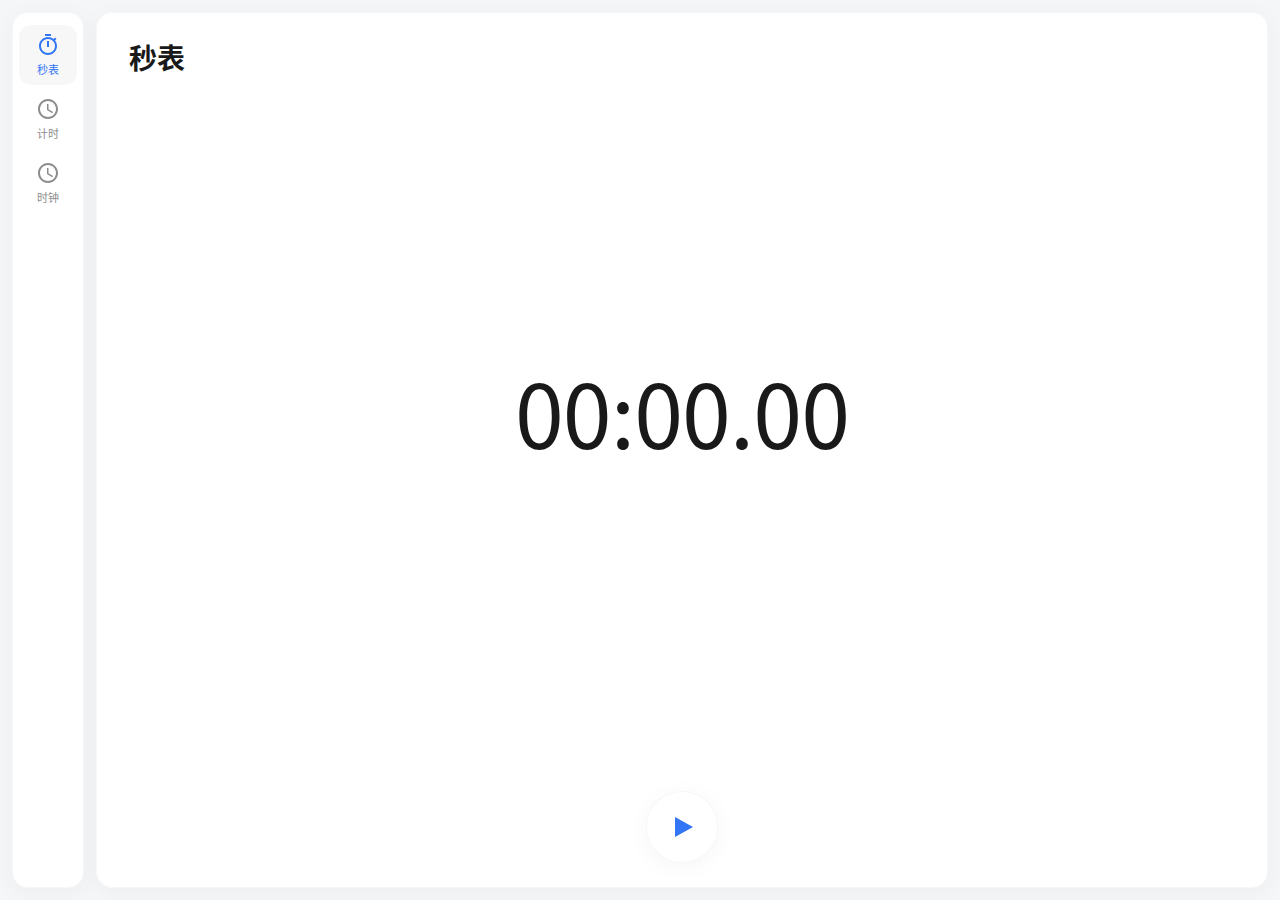
<file: plugins/builtins/timer/timer.html>
<!DOCTYPE html>
<html lang="zh-CN">

<head>
  <meta charset="UTF-8">
  <meta name="viewport" content="width=device-width, initial-scale=1.0, maximum-scale=1.0, user-scalable=no">
  <title>Timer</title>
  <style>
    :root {
      --bg-app: #F5F6F8;
      --bg-surface: #FFFFFF;
      --text-primary: #191919;
      --text-secondary: #8C8C8C;
      --text-inverse: #FFFFFF;
      --accent-blue: #3275F5;
      --divider: rgba(0, 0, 0, 0.03);
      --item-hover: rgba(0, 0, 0, 0.03);
      --shadow-main: 0 4px 24px rgba(0, 0, 0, 0.04);
      --ring-bg: rgba(0, 0, 0, 0.05);
      --dialog-overlay: rgba(0, 0, 0, 0.4);
      --dialog-icon-bg: #F2F7FF;
      --font-stack: "MiSans Latin", "Source Han Sans SC", "Source Han Sans CN", "Noto Sans CJK SC", "Microsoft YaHei", system-ui, sans-serif;
    }

    [data-theme="dark"] {
      --bg-app: #121212;
      --bg-surface: #1E1E1E;
      --text-primary: #E5E5E5;
      --text-secondary: #909090;
      --text-inverse: #FFFFFF;
      --accent-blue: #4A85F6;
      --divider: rgba(255, 255, 255, 0.08);
      --item-hover: rgba(255, 255, 255, 0.05);
      --shadow-main: 0 8px 32px rgba(0, 0, 0, 0.3);
      --ring-bg: rgba(255, 255, 255, 0.1);
      --dialog-overlay: rgba(0, 0, 0, 0.6);
      --dialog-icon-bg: rgba(255, 255, 255, 0.05);
    }

    * {
      box-sizing: border-box;
      margin: 0;
      padding: 0;
      user-select: none;
      -webkit-tap-highlight-color: transparent;
    }

    html, body {
      background: var(--bg-app);
      margin: 0;
      padding: 0;
      width: 100%;
      height: 100%;
      overflow: hidden;
    }

    body {
      color: var(--text-primary);
      font-family: var(--font-stack);
      display: flex;
      flex-direction: column;
    }

    .container {
      flex: 1;
      display: flex;
      flex-direction: row;
      width: 100%;
      height: 100%;
      padding: 12px;
      gap: 12px;
    }


    /* === 侧边导航 === */
    .sidebar {
      width: 72px;
      background: var(--bg-surface);
      border-radius: 16px;
      border: 1px solid var(--divider);
      box-shadow: var(--shadow-main);
      display: flex;
      flex-direction: column;
      padding: 12px 6px;
      gap: 4px;
      flex-shrink: 0;
      margin-top: 0;
    }

    .drag-area {
      position: absolute;
      top: 0;
      left: 0;
      right: 0;
      height: 40px;
      -webkit-app-region: drag;
      z-index: 100;
    }

    .nav-item {
      display: flex;
      flex-direction: column;
      align-items: center;
      justify-content: center;
      gap: 4px;
      color: var(--text-secondary);
      font-size: 11px;
      cursor: pointer;
      width: 100%;
      height: 60px;
      border-radius: 12px;
      transition: all 0.2s;
    }

    .nav-item:hover {
      color: var(--text-primary);
      background: var(--item-hover);
    }

    .nav-item.active {
      color: var(--accent-blue);
      background: var(--item-hover);
    }

    .nav-icon {
      width: 24px;
      height: 24px;
      background-color: currentColor;
      -webkit-mask-size: contain;
      -webkit-mask-repeat: no-repeat;
      -webkit-mask-position: center;
    }

    /* === 右侧内容区 === */
    .content-area {
      flex: 1;
      display: flex;
      flex-direction: column;
      margin-top: 0;
      min-width: 0;
      position: relative;
    }

    .main-container {
      flex: 1;
      position: relative;
      background: var(--bg-surface);
      border-radius: 16px;
      border: 1px solid var(--divider);
      box-shadow: var(--shadow-main);
      display: flex;
      flex-direction: column;
      overflow: hidden;
    }

    .header-inline {
      padding: 24px 32px 0;
      display: flex;
      justify-content: space-between;
      align-items: center;
      flex-shrink: 0;
      z-index: 10;
    }

    .page-title {
      font-size: 28px;
      font-weight: 700;
      color: var(--text-primary);
    }

    .view-section {
      position: absolute;
      top: 80px;
      left: 0;
      width: 100%;
      bottom: 100px;
      padding: 0 32px;
      display: none;
      flex-direction: column;
      justify-content: center;
      align-items: center;
      transition: transform 0.3s cubic-bezier(0.34, 1.56, 0.64, 1), opacity 0.2s ease;
      transform-origin: center bottom;
      opacity: 0;
      transform: translateX(100px) rotateY(-20deg) scale(0.9);
      backface-visibility: hidden;
    }

    .view-section.active {
      display: flex;
      opacity: 1;
      transform: translateX(0) rotateY(0) scale(1);
      z-index: 2;
    }

    .view-section.exit-left {
      display: flex;
      opacity: 0;
      transform: translateX(-100px) rotateY(20deg) scale(0.9);
      pointer-events: none;
    }

    /* --- 秒表 --- */
    #view-stopwatch {
      justify-content: center;
      align-items: center;
    }

    .stopwatch-display {
      font-size: 88px;
      font-weight: 500;
      font-variant-numeric: tabular-nums;
      margin-bottom: 60px;
      letter-spacing: -1px;
      color: var(--text-primary);
    }

    /* --- 计时器 --- */
    #view-timer {
      align-items: center;
      justify-content: center;
      flex-direction: column;
    }

    /* --- Countdown UI --- */
    .countdown-container {
      position: absolute;
      top: 0;
      left: 0;
      width: 100%;
      height: 100%;
      display: flex;
      flex-direction: column;
      align-items: center;
      justify-content: center;
      background: var(--bg-surface);
      opacity: 0;
      pointer-events: none;
      transition: opacity 0.3s ease;
      z-index: 5;
    }

    .countdown-container.active {
      opacity: 1;
      pointer-events: auto;
    }

    .progress-ring {
      position: relative;
      width: 300px;
      height: 300px;
      display: flex;
      align-items: center;
      justify-content: center;
    }

    .progress-ring svg {
      width: 300px;
      height: 300px;
    }

    .progress-ring circle {
      fill: transparent;
      stroke-width: 6;
      transform: rotate(-90deg);
      transform-origin: 50% 50%;
      stroke-linecap: round;
      transition: stroke-dashoffset 0.1s linear;
    }

    .ring-bg {
      stroke: var(--ring-bg);
    }

    .ring-val {
      stroke: var(--accent-blue);
    }

    .countdown-text {
      position: absolute;
      text-align: center;
      display: flex;
      flex-direction: column;
      align-items: center;
    }

    .time-left {
      font-size: 56px;
      font-weight: 500;
      font-variant-numeric: tabular-nums;
      color: var(--text-primary);
      line-height: 1;
    }

    .total-time {
      font-size: 14px;
      color: var(--text-secondary);
      margin-top: 12px;
      letter-spacing: 1px;
    }

    /* --- Bell Animation --- */
    .bell-container {
      display: none;
      flex-direction: column;
      align-items: center;
      justify-content: center;
      height: 100%;
    }

    .time-up-text {
      font-size: 32px;
      font-weight: 700;
      color: var(--text-primary);
      text-align: center;
    }

    .icon-return {
      width: 24px;
      height: 24px;
      color: var(--accent-blue);
      display: flex;
      align-items: center;
      justify-content: center;
    }

    .icon-return svg {
      width: 24px;
      height: 24px;
      fill: none;
      stroke: currentColor;
      stroke-width: 2.5;
      stroke-linecap: round;
      stroke-linejoin: round;
    }

    .wheel-picker-container {
      display: flex;
      align-items: center;
      justify-content: center;
      height: 240px;
      width: 100%;
      position: relative;
      /* Fade effect for top and bottom */
      -webkit-mask-image: linear-gradient(to bottom,
          transparent 0%, black 30%, black 70%, transparent 100%);
      mask-image: linear-gradient(to bottom,
          transparent 0%, black 30%, black 70%, transparent 100%);
    }

    .wheel-col-wrapper {
      position: relative;
      height: 100%;
      width: 80px;
      display: flex;
      justify-content: center;
    }

    .wheel-col {
      height: 100%;
      width: 100%;
      overflow-y: auto;
      scroll-snap-type: y mandatory;
      scrollbar-width: none;
      padding-top: 80px;
      /* (240 - 80) / 2 */
      padding-bottom: 80px;
    }

    .wheel-col::-webkit-scrollbar {
      display: none;
    }

    .wheel-item {
      height: 80px;
      display: flex;
      align-items: center;
      justify-content: center;
      font-size: 56px;
      color: var(--text-primary);
      scroll-snap-align: center;
      transition: opacity 0.2s, transform 0.2s;
      opacity: 0.3;
      transform: scale(0.8);
      cursor: grab;
    }

    .wheel-item:active {
      cursor: grabbing;
    }

    .wheel-item.active {
      opacity: 1;
      transform: scale(1);
      font-weight: 600;
    }

    .wheel-label {
      position: absolute;
      bottom: 90px;
      right: -10px;
      font-size: 14px;
      color: var(--text-secondary);
      pointer-events: none;
    }

    .wheel-sep {
      font-size: 40px;
      margin: 0 10px;
      color: var(--text-primary);
      padding-bottom: 10px;
      opacity: 0.5;
    }

    /* --- 控制按钮 --- */
    .control-layer {
      position: absolute;
      bottom: 24px;
      left: 0;
      width: 100%;
      display: flex;
      justify-content: center;
      pointer-events: none;
      z-index: 100;
    }

    .play-btn {
      width: 72px;
      height: 72px;
      background: var(--bg-surface);
      border-radius: 50%;
      display: flex;
      align-items: center;
      justify-content: center;
      box-shadow: var(--shadow-main);
      cursor: pointer;
      pointer-events: auto;
      border: 1px solid var(--divider);
      transition: transform 0.1s;
    }

    .play-btn:active {
      transform: scale(0.9);
    }

    .icon-play {
      width: 0;
      height: 0;
      border-top: 10px solid transparent;
      border-bottom: 10px solid transparent;
      border-left: 18px solid var(--accent-blue);
      margin-left: 4px;
    }

    .icon-pause {
      width: 14px;
      height: 20px;
      border-left: 4px solid var(--accent-blue);
      border-right: 4px solid var(--accent-blue);
    }

    /* === 确认对话框 === */
    .dialog-overlay {
      position: fixed;
      top: 0;
      left: 0;
      right: 0;
      bottom: 0;
      background: var(--dialog-overlay);
      display: none;
      align-items: flex-end;
      justify-content: center;
      padding-bottom: 32px;
      z-index: 10000;
      backdrop-filter: blur(4px);
    }

    .dialog-card {
      width: 90%;
      max-width: 320px;
      background: var(--bg-surface);
      border-radius: 24px;
      padding: 24px;
      display: flex;
      flex-direction: column;
      align-items: center;
      border: 1px solid var(--divider);
      animation: slideUp 0.3s cubic-bezier(0.2, 0.8, 0.2, 1);
    }

    @keyframes slideUp {
      from {
        transform: translateY(100%);
        opacity: 0;
      }

      to {
        transform: translateY(0);
        opacity: 1;
      }
    }

    .dialog-icon {
      width: 48px;
      height: 48px;
      background: var(--dialog-icon-bg);
      border-radius: 12px;
      display: flex;
      align-items: center;
      justify-content: center;
      margin-bottom: 16px;
    }

    .dialog-icon svg {
      width: 24px;
      height: 24px;
      color: var(--accent-blue);
    }

    .dialog-title {
      font-size: 17px;
      font-weight: 700;
      color: var(--text-primary);
      margin-bottom: 8px;
    }

    .dialog-desc {
      font-size: 14px;
      color: var(--text-secondary);
      text-align: center;
      margin-bottom: 24px;
      line-height: 1.4;
    }

    .dialog-buttons {
      display: flex;
      gap: 12px;
      width: 100%;
    }

    .dialog-btn {
      flex: 1;
      height: 44px;
      border-radius: 22px;
      border: none;
      font-size: 15px;
      font-weight: 700;
      cursor: pointer;
      transition: opacity 0.2s;
    }

    .dialog-btn:active {
      opacity: 0.7;
    }

    .dialog-btn.cancel {
      background: var(--item-hover);
      color: var(--text-primary);
    }

    .dialog-btn.confirm {
      background: var(--accent-blue);
      color: var(--text-inverse);
    }

    .icon-stopwatch {
      -webkit-mask-image: url('data:image/svg+xml;utf8,<svg viewBox="0 0 24 24" xmlns="http://www.w3.org/2000/svg"><path d="M15 1H9v2h6V1zm-4 13h2V8h-2v6zm8.03-6.61l1.42-1.42c-.43-.51-.9-.99-1.41-1.41l-1.42 1.42C16.07 4.74 14.12 4 12 4c-4.97 0-9 4.03-9 9s4.02 9 9 9 9-4.03 9-9c0-2.12-.74-4.07-1.97-5.61zM12 20c-3.87 0-7-3.13-7-7s3.13-7 7-7 7 3.13 7 7-3.13 7-7 7z"/></svg>');
    }

    .icon-timer {
      -webkit-mask-image: url('data:image/svg+xml;utf8,<svg viewBox="0 0 24 24" xmlns="http://www.w3.org/2000/svg"><path d="M12 2C6.5 2 2 6.5 2 12s4.5 10 10 10 10-4.5 10-10S17.5 2 12 2zm0 18c-4.4 0-8-3.6-8-8s3.6-8 8-8 8 3.6 8 8-3.6 8-8 8zm.5-13H11v6l5.2 3.2.8-1.3-4.5-2.7V7z"/></svg>');
    }

    .icon-clock {
      -webkit-mask-image: url('data:image/svg+xml;utf8,<svg viewBox="0 0 24 24" xmlns="http://www.w3.org/2000/svg"><path d="M11.99 2C6.47 2 2 6.48 2 12s4.47 10 9.99 10C17.52 22 22 17.52 22 12S17.52 2 11.99 2zM12 20c-4.42 0-8-3.58-8-8s3.58-8 8-8 8 3.58 8 8-3.58 8-8 8zm.5-13H11v6l5.25 3.15.75-1.23-4.5-2.67z" fill="black"/></svg>');
    }

    /* --- 时钟 --- */
    #view-clock {
      justify-content: center;
      align-items: center;
      flex-direction: column;
    }

    .clock-display {
      font-size: 80px;
      font-weight: 500;
      font-variant-numeric: tabular-nums;
      color: var(--text-primary);
      line-height: 1;
      margin-bottom: 8px;
    }

    .date-display {
      font-size: 20px;
      color: var(--text-secondary);
      font-weight: 400;
    }

    .dev-watermark {
      position: fixed;
      right: 16px;
      bottom: 12px;
      font-size: 11px;
      color: var(--text-secondary);
      text-align: right;
      pointer-events: none;
      line-height: 1.4;
      white-space: pre-line;
      z-index: 9999;
    }
  </style>
</head>

<body>
  <div class="container" ondblclick="handleDblClick(event)">
    <div class="sidebar">
      <div class="nav-item active" data-target="view-stopwatch" data-title-key="title.stopwatch">
        <div class="nav-icon icon-stopwatch"></div>
        <span data-i18n="nav.stopwatch">秒表</span>
      </div>
      <div class="nav-item" data-target="view-timer" data-title-key="title.timer">
        <div class="nav-icon icon-timer"></div>
        <span data-i18n="nav.timer">计时</span>
      </div>
      <div class="nav-item" data-target="view-clock" data-title-key="title.clock">
        <div class="nav-icon icon-clock"></div>
        <span data-i18n="nav.clock">时钟</span>
      </div>
    </div>

    <div class="content-area">
      <main class="main-container">
        <header class="header-inline">
          <div class="page-title" id="pageTitle" data-i18n="title.stopwatch">秒表</div>
        </header>

        <section id="view-stopwatch" class="view-section active">
          <div class="stopwatch-display" id="stopwatchDisplay">00:00.00</div>
        </section>

        <section id="view-timer" class="view-section">
          <div class="wheel-picker-container">
            <div class="wheel-col-wrapper">
              <div class="wheel-col" id="wheel-hour"></div>
              <div class="wheel-label" data-i18n="timer.hour">时</div>
            </div>
            <div class="wheel-sep">:</div>
            <div class="wheel-col-wrapper">
              <div class="wheel-col" id="wheel-minute"></div>
              <div class="wheel-label" data-i18n="timer.minute">分</div>
            </div>
            <div class="wheel-sep">:</div>
            <div class="wheel-col-wrapper">
              <div class="wheel-col" id="wheel-second"></div>
              <div class="wheel-label" data-i18n="timer.second">秒</div>
            </div>
          </div>

          <div class="countdown-container" id="countdownUI">
            <div class="progress-ring">
              <svg width="300" height="300">
                <circle class="ring-bg" cx="150" cy="150" r="140"></circle>
                <circle class="ring-val" id="progressCircle" cx="150" cy="150" r="140"></circle>
              </svg>
              <div class="countdown-text">
                <div class="time-left" id="timeLeftDisplay">00:00:00</div>
                <div class="total-time" id="totalTimeDisplay"></div>
              </div>
            </div>
          </div>

          <div class="bell-container" id="bellUI">
            <div class="time-up-text"></div>
          </div>
        </section>

        <section id="view-clock" class="view-section">
          <div class="clock-display" id="clockDisplay">00:00:00</div>
          <div class="date-display" id="dateDisplay"></div>
        </section>

        <div class="control-layer">
          <button class="play-btn" id="mainActionBtn">
            <div class="icon-play" id="mainIcon"></div>
          </button>
        </div>
      </main>
    </div>
  </div> <!-- end of container -->
  <div class="dialog-overlay" id="exitDialog">
    <div class="dialog-card">
      <div class="dialog-title"></div>
      <div class="dialog-desc"></div>
      <div class="dialog-buttons">
        <button class="dialog-btn cancel" onclick="hideExitDialog()"></button>
        <button class="dialog-btn confirm" onclick="winClose()"></button>
      </div>
    </div>
  </div>

  <div id="dev-watermark" class="dev-watermark" style="display: none;"></div>

  <script>
    const I18N = {
      "zh-CN": {
        "nav.stopwatch": "秒表",
        "nav.timer": "计时",
        "nav.clock": "时钟",
        "title.stopwatch": "秒表",
        "title.timer": "计时",
        "title.clock": "当前时间",
        "timer.hour": "时",
        "timer.minute": "分",
        "timer.second": "秒",
        "timer.totalSeconds": "共{n}秒",
        "bell.timeUp": "时间到",
        "dialog.exit.title": "确认退出",
        "dialog.exit.desc": "计时器正在运行，退出将清空当前计时进度。确定要退出吗？",
        "dialog.cancel": "取消",
        "dialog.confirm": "确定",
        "general.devWatermark": "开发中版本/技术预览版本\n不保证最终品质 （{version}）"
      },
      "zh-TW": {
        "nav.stopwatch": "秒錶",
        "nav.timer": "計時",
        "nav.clock": "時鐘",
        "title.stopwatch": "秒錶",
        "title.timer": "計時",
        "title.clock": "當前時間",
        "timer.hour": "時",
        "timer.minute": "分",
        "timer.second": "秒",
        "timer.totalSeconds": "共{n}秒",
        "bell.timeUp": "時間到",
        "dialog.exit.title": "確認退出",
        "dialog.exit.desc": "計時器正在運行，退出將清空當前計時進度。確定要退出嗎？",
        "dialog.cancel": "取消",
        "dialog.confirm": "確定",
        "general.devWatermark": "開發中版本/技術預覽版本\n不保證最終品質 （{version}）"
      },
      "ja-JP": {
        "nav.stopwatch": "ストップウォッチ",
        "nav.timer": "タイマー",
        "nav.clock": "時計",
        "title.stopwatch": "ストップウォッチ",
        "title.timer": "タイマー",
        "title.clock": "現在時刻",
        "timer.hour": "時",
        "timer.minute": "分",
        "timer.second": "秒",
        "timer.totalSeconds": "合計 {n} 秒",
        "bell.timeUp": "時間になりました",
        "dialog.exit.title": "終了の確認",
        "dialog.exit.desc": "タイマーが実行中です。終了すると現在の計時はリセットされます。終了してもよろしいですか？",
        "dialog.cancel": "キャンセル",
        "dialog.confirm": "OK",
        "general.devWatermark": "開発中バージョン/テクニカルプレビュー\n品質は保証されません （{version}）"
      },
      "en-US": {
        "nav.stopwatch": "Stopwatch",
        "nav.timer": "Timer",
        "nav.clock": "Clock",
        "title.stopwatch": "Stopwatch",
        "title.timer": "Timer",
        "title.clock": "Current Time",
        "timer.hour": "H",
        "timer.minute": "M",
        "timer.second": "S",
        "timer.totalSeconds": "Total {n} seconds",
        "bell.timeUp": "Time is up",
        "dialog.exit.title": "Confirm exit",
        "dialog.exit.desc": "Timer is running. Exiting will clear the current progress. Are you sure?",
        "dialog.cancel": "Cancel",
        "dialog.confirm": "Confirm",
        "general.devWatermark": "In-Development/Technical Preview\nFinal quality not guaranteed ({version})"
      }
    };

    let settings = window.initialSettings || {};
    let currentLanguage = (settings.General && settings.General.Language) || "zh-CN";

    function getText(key) {
      const langPack = I18N[currentLanguage] || I18N["zh-CN"];
      if (langPack && key in langPack) return langPack[key];
      const fallback = I18N["zh-CN"];
      if (fallback && key in fallback) return fallback[key];
      return "";
    }

    function applyLanguageFont() {
      const isSpecial = currentLanguage === "zh-TW" || currentLanguage === "ja-JP";
      const fontStack = isSpecial
        ? "\"MiSans Latin\", \"Yu Gothic UI\", system-ui, sans-serif"
        : "\"MiSans Latin\", \"Source Han Sans SC\", \"Source Han Sans CN\", \"Noto Sans CJK SC\", \"Microsoft YaHei\", system-ui, sans-serif";
      document.documentElement.style.setProperty("--font-stack", fontStack);
    }

    function formatTotalSecondsText(totalSec) {
      const tmpl = getText("timer.totalSeconds") || "{n}";
      return tmpl.replace("{n}", String(totalSec));
    }

    function applyI18n() {
      document.documentElement.lang = currentLanguage;
      applyLanguageFont();
      const nodes = document.querySelectorAll("[data-i18n]");
      nodes.forEach(node => {
        const key = node.getAttribute("data-i18n");
        const text = getText(key);
        if (text) node.textContent = text;
      });
      const bellText = document.querySelector(".time-up-text");
      if (bellText) bellText.textContent = getText("bell.timeUp") || bellText.textContent;
      const exitTitleEl = document.querySelector(".dialog-title");
      if (exitTitleEl) exitTitleEl.textContent = getText("dialog.exit.title") || exitTitleEl.textContent;
      const exitDescEl = document.querySelector(".dialog-desc");
      if (exitDescEl) exitDescEl.textContent = getText("dialog.exit.desc") || exitDescEl.textContent;
      const cancelBtn = document.querySelector(".dialog-btn.cancel");
      if (cancelBtn) cancelBtn.textContent = getText("dialog.cancel") || cancelBtn.textContent;
      const confirmBtn = document.querySelector(".dialog-btn.confirm");
      if (confirmBtn) confirmBtn.textContent = getText("dialog.confirm") || confirmBtn.textContent;
      const activeNav = document.querySelector(".nav-item.active");
      const pageTitle = document.getElementById("pageTitle");
      if (activeNav && pageTitle) {
        const key = activeNav.dataset.titleKey || "title.stopwatch";
        const text = getText(key);
        if (text) pageTitle.textContent = text;
      }
    }

    const exitDialog = document.getElementById('exitDialog');

    function showExitDialog() {
      exitDialog.style.display = 'flex';
    }

    function hideExitDialog() {
      exitDialog.style.display = 'none';
    }

    function handleDblClick(e) {
      if (e.target.classList.contains('container')) {
        showExitDialog();
      }
    }

    window.addEventListener('pywebviewready', () => {
      if (typeof updateButtonState === 'function') updateButtonState();
      if (window.pywebview && window.pywebview.api && window.pywebview.api.get_settings) {
        window.pywebview.api.get_settings().then(s => {
          if (s && Object.keys(s).length > 0) {
            settings = s;
          }
          const lang = settings.General && settings.General.Language;
          if (lang) currentLanguage = lang;
          if (settings && settings.Appearance) {
            const themeMode = settings.Appearance.ThemeMode || 'Light';
            applyTheme(themeMode);
          } else {
            applyTheme('Light');
          }
          applyI18n();
        }).catch(err => {
          console.error("Failed to get settings:", err);
          applyTheme('Light');
          applyI18n();
        });
      } else {
        applyTheme('Light');
        applyI18n();
      }
    });

    function applyTheme(theme) {
      let mode = theme;
      if (mode === 'Auto') {
        mode = window.matchMedia('(prefers-color-scheme: dark)').matches ? 'Dark' : 'Light';
      }
      const isDark = mode === 'Dark';
      document.documentElement.setAttribute('data-theme', isDark ? 'dark' : 'light');
      const accent = isDark ? '#E1EBFF' : '#3275F5';
      document.documentElement.style.setProperty('--accent-blue', accent);
    }

    function updateTheme(theme) {
      applyTheme(theme);
    }

    function updateAccentColor() {}

    const navItems = document.querySelectorAll('.nav-item');
    const sections = document.querySelectorAll('.view-section');
    const pageTitle = document.getElementById('pageTitle');
    const mainBtn = document.getElementById('mainActionBtn');
    const mainIcon = document.getElementById('mainIcon');

    let currentMode = 'stopwatch';

    navItems.forEach(item => {
      item.addEventListener('click', () => {
        if (item.classList.contains('active')) return;

        const currentActive = document.querySelector('.view-section.active');
        if (currentActive) {
          currentActive.classList.remove('active');
          currentActive.classList.add('exit-left');
          setTimeout(() => {
            currentActive.classList.remove('exit-left');
            // Hide completely after transition to avoid layout interference if needed
            // But CSS handles opacity 0 and display flex/none logic might need check
            // .view-section has display:none by default. 
            // When active/exit-left it has display:flex.
            // We need to make sure exit-left keeps display:flex until animation done.
            // Actually, my CSS for .view-section says display:none.
            // .view-section.exit-left says display:flex.
            // So removing exit-left will make it display:none. Correct.
          }, 300);
        }

        navItems.forEach(n => n.classList.remove('active'));
        item.classList.add('active');

        const targetId = item.dataset.target;
        if (targetId === 'view-stopwatch') {
          currentMode = 'stopwatch';
        } else if (targetId === 'view-clock') {
          currentMode = 'clock';
          startClock();
        } else {
          currentMode = 'timer';
        }

        const targetSec = document.getElementById(targetId);
        targetSec.classList.remove('exit-left');
        void targetSec.offsetWidth;
        targetSec.classList.add('active');
        const titleKey = item.dataset.titleKey || "title.stopwatch";
        const text = getText(titleKey);
        pageTitle.textContent = text || pageTitle.textContent;

        updateButtonState();
      });
    });

    function updateButtonState() {
      if (currentMode === 'stopwatch') {
        mainIcon.className = swRunning ? 'icon-pause' : 'icon-play';
      } else {
        mainIcon.className = tmRunning ? 'icon-pause' : 'icon-play';
      }
    }

    let swInterval, swStartTime, swElapsed = 0, swRunning = false;
    const swDisplay = document.getElementById('stopwatchDisplay');

    function formatStopwatch(ms) {
      const m = Math.floor(ms / 60000).toString().padStart(2, '0');
      const s = Math.floor((ms % 60000) / 1000).toString().padStart(2, '0');
      const cs = Math.floor((ms % 1000) / 10).toString().padStart(2, '0');
      return `${m}:${s}.${cs}`;
    }

    // --- Wheel Picker Logic ---
    function initWheel(id, max) {
      const container = document.getElementById(id);
      const itemHeight = 80;

      // Create items
      const fragment = document.createDocumentFragment();

      for (let i = 0; i <= max; i++) {
        const el = document.createElement('div');
        el.className = 'wheel-item';
        el.textContent = i.toString().padStart(2, '0');
        el.dataset.val = i;
        fragment.appendChild(el);
      }
      container.appendChild(fragment);

      // Scroll Handler
      container.addEventListener('scroll', () => {
        updateActiveItem(container);
      });

      // Click to select
      container.addEventListener('click', (e) => {
        if (e.target.classList.contains('wheel-item')) {
          const val = parseInt(e.target.dataset.val);
          const targetScroll = val * itemHeight;
          container.scrollTo({ top: targetScroll, behavior: 'smooth' });
        }
      });

      // Initial Active
      updateActiveItem(container);
    }

    function updateActiveItem(container) {
      const itemHeight = 80;
      const scrollTop = container.scrollTop;
      const index = Math.round(scrollTop / itemHeight);

      const items = container.querySelectorAll('.wheel-item');
      items.forEach((item, i) => {
        if (i === index) {
          item.classList.add('active');
        } else {
          item.classList.remove('active');
        }
      });
    }

    // Initialize Wheels
    initWheel('wheel-hour', 23);
    initWheel('wheel-minute', 59);
    initWheel('wheel-second', 59);

    // Set default to 00:05:00
    setTimeout(() => {
      const mContainer = document.getElementById('wheel-minute');
      // 5 * 80
      mContainer.scrollTo({ top: 400, behavior: 'instant' });
    }, 100);

    // --- Countdown Logic ---
    let tmTotal = 0, tmRemaining = 0, tmInterval = null;
    let tmRunning = false;

    // --- Theme Sync Logic ---
    async function initTheme() {
      try {
        const settings = await window.pywebview.api.get_settings();
        if (settings && settings.Appearance) {
          const themeMode = settings.Appearance.ThemeMode || 'Light';
          applyTheme(themeMode);
        } else {
          applyTheme('Light');
        }
      } catch (e) {
        applyTheme('Light');
      }
    }

    window.addEventListener('pywebviewready', () => {
      initTheme();
      // Sync timer state from Python
      if (window.pywebview && window.pywebview.api && window.pywebview.api.get_timer_state) {
        window.pywebview.api.get_timer_state().then(state => {
          if (state && state.is_running) {
            tmRemaining = state.remaining * 1000;
            tmTotal = state.remaining * 1000; // Simplified, ideally we'd pass total too
            tmState = 'running';
            
            // UI setup for running state
            pickerUI.style.opacity = '0';
            pickerUI.style.pointerEvents = 'none';
            countdownUI.classList.add('active');
            document.getElementById('totalTimeDisplay').textContent = formatTotalSecondsText(state.remaining);
            updateCountdownUI();
            
            // Start local UI timer
            if (tmInterval) clearInterval(tmInterval);
            tmInterval = setInterval(() => {
              tmRemaining -= 100;
              if (tmRemaining <= 0) {
                finishCountdown();
              } else {
                updateCountdownUI();
              }
            }, 100);
            updateButtonState();
          } else if (state && state.remaining > 0) {
            // Paused state
            tmRemaining = state.remaining * 1000;
            tmTotal = state.remaining * 1000;
            tmState = 'paused';
            
            pickerUI.style.opacity = '0';
            pickerUI.style.pointerEvents = 'none';
            countdownUI.classList.add('active');
            document.getElementById('totalTimeDisplay').textContent = formatTotalSecondsText(state.remaining);
            updateCountdownUI();
            updateButtonState();
          }
        });
      }
    });

    window.matchMedia('(prefers-color-scheme: dark)').addEventListener('change', () => {
      initTheme();
    });

    function updateTheme(mode) {
      applyTheme(mode);
    }

    function updateAccentColor() {}

    let tmState = 'picker'; // picker, running, paused, finished

    const countdownUI = document.getElementById('countdownUI');
    const bellUI = document.getElementById('bellUI');
    const pickerUI = document.querySelector('.wheel-picker-container');

    const circle = document.getElementById('progressCircle');
    const radius = circle.r.baseVal.value;
    const circumference = radius * 2 * Math.PI;
    circle.style.strokeDasharray = `${circumference} ${circumference}`;
    circle.style.strokeDashoffset = circumference;

    function setProgress(percent) {
      const offset = circumference - percent / 100 * circumference;
      circle.style.strokeDashoffset = offset;
    }

    function getWheelValue(id) {
      const container = document.getElementById(id);
      const itemHeight = 80;
      const index = Math.round(container.scrollTop / itemHeight);
      return index;
    }

    function formatTime(sec) {
      const h = Math.floor(sec / 3600).toString().padStart(2, '0');
      const m = Math.floor((sec % 3600) / 60).toString().padStart(2, '0');
      const s = (sec % 60).toString().padStart(2, '0');
      return `${h}:${m}:${s}`;
    }

    window.addEventListener('pywebviewready', () => {
      if (window.pywebview && window.pywebview.api && window.pywebview.api.get_version) {
        window.pywebview.api.get_version().then(v => {
          if (!v) return;
          const version = v.version || "";
          const wm = document.getElementById("dev-watermark");
          if (wm && version) {
            const parts = String(version).trim().split(".");
            if (parts.length >= 2 && parts[parts.length - 1] === "1") {
              const tmpl = getText("general.devWatermark") || "开发中版本/技术预览版本\n不保证最终品质 （{version}）";
              wm.textContent = tmpl.replace("{version}", version);
              wm.style.display = "block";
            } else {
              wm.style.display = "none";
            }
          }
        }).catch(err => console.error("Failed to get version:", err));
      }
    });

    function startCountdown() {
      const h = getWheelValue('wheel-hour');
      const m = getWheelValue('wheel-minute');
      const s = getWheelValue('wheel-second');
      const totalSec = h * 3600 + m * 60 + s;

      if (totalSec === 0) return; // Don't start if 0

      // Call Python API
      if (window.pywebview && window.pywebview.api) {
        window.pywebview.api.start_timer(totalSec);
      }

      tmTotal = totalSec * 1000;
      tmRemaining = tmTotal;

      tmState = 'running';
      pickerUI.style.opacity = '0';
      pickerUI.style.pointerEvents = 'none';

      countdownUI.classList.add('active');
      document.getElementById('totalTimeDisplay').textContent = formatTotalSecondsText(totalSec);

      updateCountdownUI();

      tmInterval = setInterval(() => {
        tmRemaining -= 100;
        if (tmRemaining <= 0) {
          finishCountdown();
        } else {
          updateCountdownUI();
        }
      }, 100);

      updateButtonState();
    }

    function updateCountdownUI() {
      const sec = Math.ceil(tmRemaining / 1000);
      document.getElementById('timeLeftDisplay').textContent = formatTime(sec);
      const percent = (tmRemaining / tmTotal) * 100;
      setProgress(percent);
    }

    function pauseCountdown() {
      clearInterval(tmInterval);
      tmState = 'paused';
      
      // Call Python API
      if (window.pywebview && window.pywebview.api) {
        window.pywebview.api.pause_timer();
      }
      
      updateButtonState();
    }

    function resumeCountdown() {
      tmState = 'running';
      
      // Call Python API
      if (window.pywebview && window.pywebview.api) {
        window.pywebview.api.resume_timer();
      }

      tmInterval = setInterval(() => {
        tmRemaining -= 100;
        if (tmRemaining <= 0) {
          finishCountdown();
        } else {
          updateCountdownUI();
        }
      }, 100);
      updateButtonState();
    }

    function finishCountdown() {
      clearInterval(tmInterval);
      tmRemaining = 0;
      updateCountdownUI();
      tmState = 'finished';

      // Call Python API
      if (window.pywebview && window.pywebview.api) {
        if (window.pywebview.api.finish_timer) {
          window.pywebview.api.finish_timer();
        } else {
          window.pywebview.api.stop_timer();
        }
      }

      countdownUI.classList.remove('active');
      bellUI.style.display = 'flex';

      if (window.pywebview && window.pywebview.api.get_assets_path) {
        window.pywebview.api.get_assets_path().then(path => {
          const audio = new Audio('file:///' + path.replace(/\\/g, '/'));
          audio.play().catch(e => console.error('Audio play error:', e));
        });
      }

      updateButtonState();
    }

    function resetCountdown() {
      clearInterval(tmInterval);
      tmState = 'picker';

      // Call Python API
      if (window.pywebview && window.pywebview.api) {
        window.pywebview.api.stop_timer();
      }

      bellUI.style.display = 'none';
      countdownUI.classList.remove('active');
      pickerUI.style.opacity = '1';
      pickerUI.style.pointerEvents = 'auto';

      updateButtonState();
    }

    // --- Clock Logic ---
    let clockInterval;
    const clockDisplay = document.getElementById('clockDisplay');
    const dateDisplay = document.getElementById('dateDisplay');

    function updateClock() {
      const now = new Date();
      const h = now.getHours().toString().padStart(2, '0');
      const m = now.getMinutes().toString().padStart(2, '0');
      const s = now.getSeconds().toString().padStart(2, '0');
      clockDisplay.textContent = `${h}:${m}:${s}`;
      
      const y = now.getFullYear();
      const mo = (now.getMonth() + 1).toString().padStart(2, '0');
      const d = now.getDate().toString().padStart(2, '0');
      
      const weekdays = {
        "zh-CN": ["周日", "周一", "周二", "周三", "周四", "周五", "周六"],
        "zh-TW": ["週日", "週一", "週二", "週三", "週四", "週五", "週六"],
        "ja-JP": ["日曜日", "月曜日", "火曜日", "水曜日", "木曜日", "金曜日", "土曜日"],
        "en-US": ["Sunday", "Monday", "Tuesday", "Wednesday", "Thursday", "Friday", "Saturday"]
      };
      // Fallback for other languages
      const lang = currentLanguage in weekdays ? currentLanguage : "zh-CN";
      const w = weekdays[lang][now.getDay()];
      
      dateDisplay.textContent = `${y}/${mo}/${d} ${w}`;
    }

    function startClock() {
      updateClock();
      if (!clockInterval) {
        clockInterval = setInterval(updateClock, 1000);
      }
    }

    mainBtn.addEventListener('click', () => {
      if (currentMode === 'stopwatch') {
        if (!swRunning) {
          swRunning = true;
          swStartTime = Date.now() - swElapsed;
          swInterval = setInterval(() => {
            swElapsed = Date.now() - swStartTime;
            swDisplay.textContent = formatStopwatch(swElapsed);
          }, 10);
          if (window.pywebview && window.pywebview.api.set_running) window.pywebview.api.set_running(true);
        } else {
          swRunning = false;
          clearInterval(swInterval);
          if (window.pywebview && window.pywebview.api.set_running) window.pywebview.api.set_running(false);
        }
      } else if (currentMode === 'timer') {
        // Timer Logic
        if (tmState === 'picker') {
          startCountdown();
        } else if (tmState === 'running') {
          pauseCountdown();
        } else if (tmState === 'paused') {
          resumeCountdown();
        } else if (tmState === 'finished') {
          resetCountdown();
        }
      }
      updateButtonState();
    });

    // Override updateButtonState to handle Timer states
    function updateButtonState() {
      if (currentMode === 'clock') {
        mainBtn.style.display = 'none';
        return;
      }
      mainBtn.style.display = 'flex';

      if (currentMode === 'stopwatch') {
        mainBtn.innerHTML = swRunning ? '<div class="icon-pause"></div>' : '<div class="icon-play"></div>';
      } else if (currentMode === 'timer') {
        if (tmState === 'running') {
          mainBtn.innerHTML = '<div class="icon-pause"></div>';
        } else if (tmState === 'finished') {
          mainBtn.innerHTML = '<div class="icon-return"><svg viewBox="0 0 24 24"><path d="M9 14L4 9l5-5M4 9h11a4 4 0 0 1 4 4v5"></path></svg></div>';
        } else {
          mainBtn.innerHTML = '<div class="icon-play"></div>';
        }
      }
    }

  </script>
</body>

</html>
</file>
<file: ui/web/style.css>
:root {
    --bg-color: #f3f3f3;
    --card-bg: #ffffff;
    --text-color: #000000;
    --secondary-text: #666666;
    --accent-color: #0078d4;
    --border-color: #e5e5e5;
    --hover-bg: #e0e0e0;
    --sidebar-bg: #f3f3f3;
}

[data-theme="dark"] {
    --bg-color: #202020;
    --card-bg: #2b2b2b;
    --text-color: #ffffff;
    --secondary-text: #cccccc;
    --accent-color: #60cdff;
    --border-color: #454545;
    --hover-bg: #3a3a3a;
    --sidebar-bg: #202020;
}

body {
    margin: 0;
    padding: 0;
    font-family: "Segoe UI", "Microsoft YaHei", sans-serif;
    background-color: var(--bg-color);
    color: var(--text-color);
    display: flex;
    height: 100vh;
    overflow: hidden;
    user-select: none;
}

/* Sidebar */
.sidebar {
    width: 250px;
    background-color: var(--sidebar-bg);
    display: flex;
    flex-direction: column;
    padding: 10px;
    box-sizing: border-box;
}

.sidebar-header {
    padding: 10px 15px;
    font-size: 14px;
    font-weight: bold;
    display: flex;
    align-items: center;
    gap: 10px;
    margin-bottom: 10px;
}

.nav-item {
    padding: 10px 15px;
    margin: 2px 0;
    border-radius: 4px;
    cursor: pointer;
    transition: background-color 0.2s;
    display: flex;
    align-items: center;
    gap: 12px;
    font-size: 14px;
}

.nav-item:hover {
    background-color: var(--hover-bg);
}

.nav-item.active {
    background-color: var(--hover-bg);
    position: relative;
}

.nav-item.active::before {
    content: '';
    position: absolute;
    left: 0;
    top: 12px;
    bottom: 12px;
    width: 3px;
    border-radius: 2px;
    background-color: var(--accent-color);
}

/* Main Content */
.main-content {
    flex: 1;
    padding: 20px 40px;
    overflow-y: auto;
    background-color: var(--bg-color);
}

.page {
    display: none;
    animation: fadeIn 0.2s ease-in-out;
}

.page.active {
    display: block;
}

@keyframes fadeIn {
    from { opacity: 0; transform: translateY(10px); }
    to { opacity: 1; transform: translateY(0); }
}

h1 {
    font-size: 28px;
    margin-bottom: 20px;
    font-weight: 600;
}

/* Settings Cards */
.setting-group {
    margin-bottom: 20px;
}

.setting-card {
    background-color: var(--card-bg);
    border: 1px solid var(--border-color);
    border-radius: 4px;
    padding: 16px;
    margin-bottom: 4px;
    display: flex;
    align-items: center;
    justify-content: space-between;
}

.setting-card.expander {
    flex-direction: column;
    align-items: stretch;
}

.setting-header {
    display: flex;
    align-items: center;
    gap: 16px;
    flex: 1;
}

.setting-icon {
    font-size: 20px;
    color: var(--text-color);
}

.setting-info {
    flex: 1;
}

.setting-title {
    font-size: 14px;
    font-weight: 600;
    margin-bottom: 4px;
}

.setting-desc {
    font-size: 12px;
    color: var(--secondary-text);
}

/* Controls */
select {
    padding: 6px 12px;
    border-radius: 4px;
    border: 1px solid var(--border-color);
    background-color: var(--card-bg);
    color: var(--text-color);
    outline: none;
}

button {
    padding: 6px 16px;
    border-radius: 4px;
    border: 1px solid var(--border-color);
    background-color: var(--card-bg);
    color: var(--text-color);
    cursor: pointer;
    transition: all 0.2s;
}

button:hover {
    background-color: var(--hover-bg);
}

button.primary {
    background-color: var(--accent-color);
    color: white;
    border: none;
}

button.primary:hover {
    filter: brightness(0.9);
}

/* Toggle Switch */
.switch {
    position: relative;
    display: inline-block;
    width: 40px;
    height: 20px;
}

.switch input {
    opacity: 0;
    width: 0;
    height: 0;
}

.slider {
    position: absolute;
    cursor: pointer;
    top: 0;
    left: 0;
    right: 0;
    bottom: 0;
    background-color: #ccc;
    transition: .4s;
    border-radius: 20px;
    border: 1px solid var(--text-color); /* High contrast border for unselected state */
}

.slider:before {
    position: absolute;
    content: "";
    height: 12px;
    width: 12px;
    left: 4px;
    bottom: 3px; /* centered vertically (20-12-2)/2 = 3 approx */
    background-color: white;
    transition: .4s;
    border-radius: 50%;
}

/* Dark mode adjustment for unselected slider */
[data-theme="dark"] .slider {
    background-color: transparent;
    border: 1px solid #888;
}
[data-theme="dark"] .slider:before {
    background-color: #ccc;
}

input:checked + .slider {
    background-color: var(--accent-color);
    border-color: var(--accent-color);
}

input:checked + .slider:before {
    transform: translateX(20px);
    background-color: white;
}

/* Scrollbar */
::-webkit-scrollbar {
    width: 8px;
}

::-webkit-scrollbar-track {
    background: transparent;
}

::-webkit-scrollbar-thumb {
    background: #888;
    border-radius: 4px;
}

::-webkit-scrollbar-thumb:hover {
    background: #555;
}
</file>
